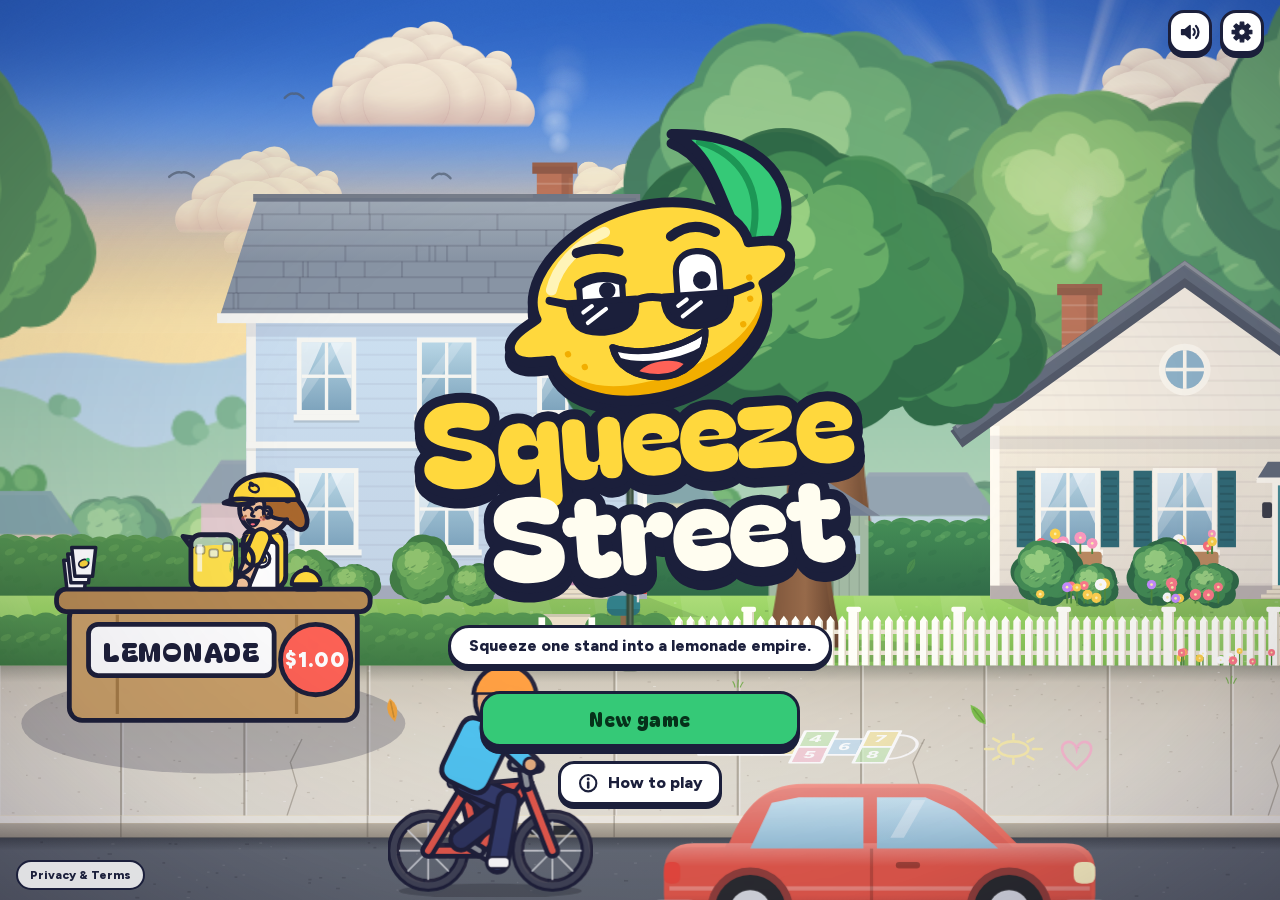
<file: index.html>
<!doctype html>
<html lang="en">
<head>
<meta charset="utf-8">
<meta name="viewport" content="width=device-width, initial-scale=1, viewport-fit=cover">
<meta name="claude:viewport-fit-sides" content="cover">
<title>Squeeze Street</title>
<link rel="icon" href="favicon.svg" type="image/svg+xml">
<link rel="icon" href="favicon-32.png" sizes="32x32" type="image/png">
<link rel="preload" href="fonts/BagelFatOne-latin.woff2" as="font" type="font/woff2" crossorigin>
<link rel="preload" href="fonts/Figtree-latin.woff2" as="font" type="font/woff2" crossorigin>
<link rel="stylesheet" href="css/base.css">
<link rel="stylesheet" href="css/ui.css">
<link rel="stylesheet" href="css/screens.css">
</head>
<body>
<div id="game">
  <canvas id="scene" aria-label="Your lemonade stand"></canvas>
  <div id="ui">
    <header id="hud" hidden></header>
    <div id="banner-root" aria-live="polite"></div>
    <section id="sheet" data-mode="dock" hidden></section>
    <div id="daybar" hidden></div>
    <div id="title" hidden></div>
    <button id="legal-link" class="legal-link" type="button">Privacy &amp; Terms</button>
    <div id="modal-root"></div>
    <div id="toast-root" aria-live="polite"></div>
    <div id="coach-root"></div>
  </div>
  <canvas id="fx" aria-hidden="true"></canvas>
</div>
<script src="js/core.js"></script>
<script src="js/icons.js"></script>
<script src="js/mascot.js"></script>
<script src="js/sim.js"></script>
<script src="js/sky.js"></script>
<script src="js/backdrops.js"></script>
<script src="js/actors.js"></script>
<script src="js/vehicles.js"></script>
<script src="js/fx.js"></script>
<script src="js/audio.js"></script>
<script src="js/render.js"></script>
<script src="js/logo.js"></script>
<script src="js/ui.js"></script>
<script src="js/screens.js"></script>
<script src="js/debug.js"></script>
<script src="js/main.js"></script>
</body>
</html>
</file>
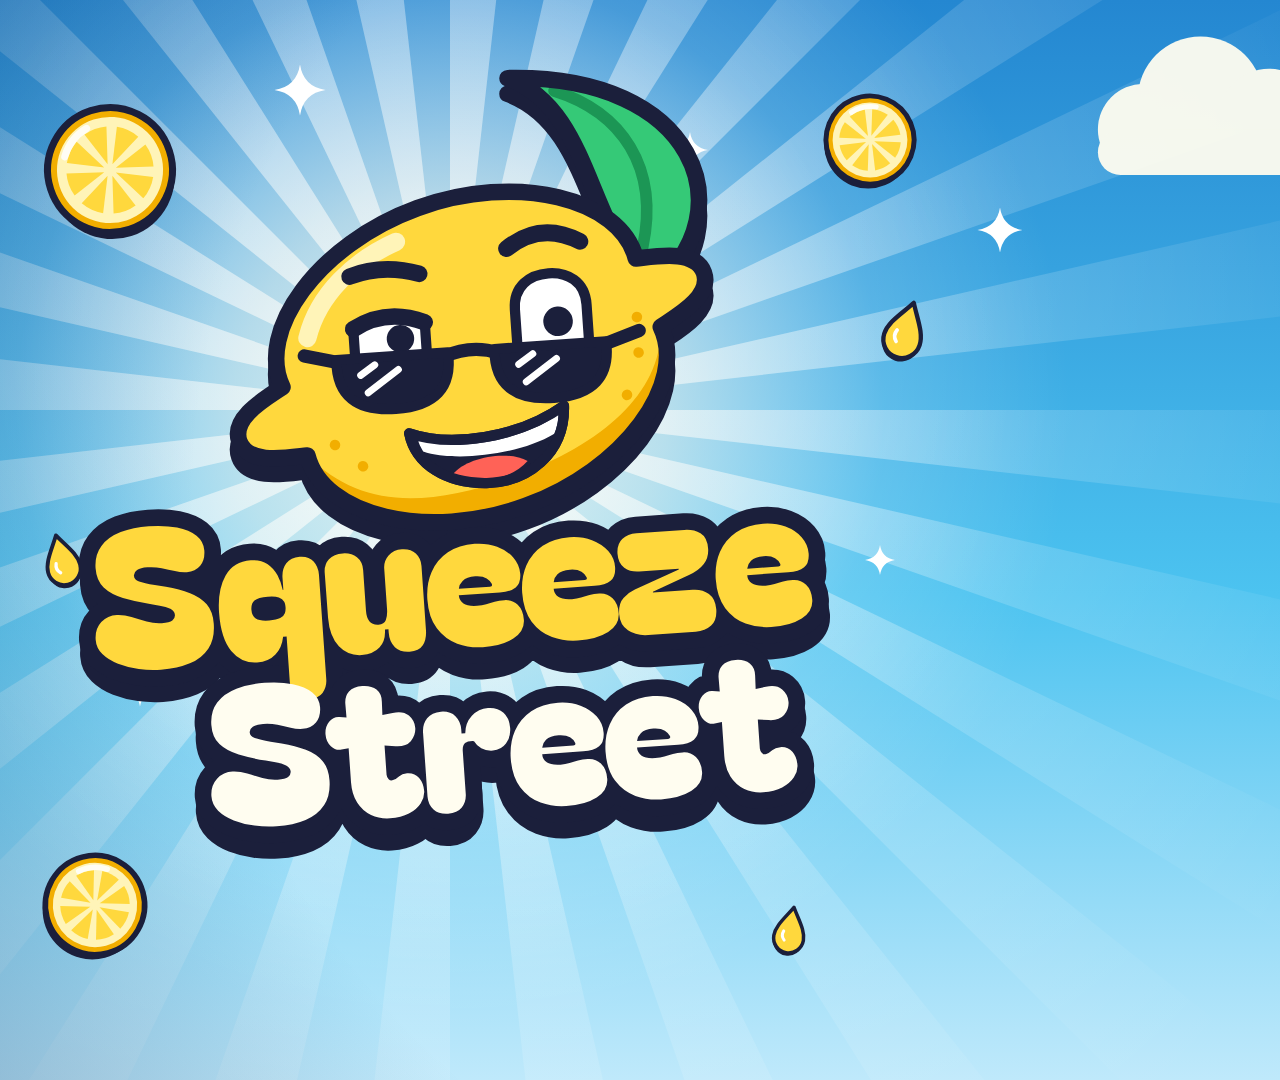
<file: tools/covers/cover.html>
<!doctype html>
<html>
<head>
<meta charset="utf-8">
<title>Squeeze Street cover</title>
<!-- One CrazyGames cover, composed as SVG at its CSS size (render at 2x). Driven by tools/covers/make.js:
       cover.html#fmt=landscape|portrait|square&scene=<file URL of make.js's transparent-sky scene render>
     Same look as the approved key art: game sky, sunburst behind the logo, cream clouds, lemon slices, drops, sparkles. -->
<style>html, body { margin: 0; background: #2487d1; overflow: hidden; } svg { display: block; }</style>
</head>
<body>
<script>
(function () {
  'use strict';
  var INK = '#1b1f3b', LOGO_W = 818, LOGO_H = 856;
  var q = {}; location.hash.slice(1).split('&').forEach(function (p) { var i = p.indexOf('='); if (i > 0) q[p.slice(0, i)] = decodeURIComponent(p.slice(i + 1)); });

  /* Per format. logo: centre x, top y, width. burst: the sunburst's centre (behind the mascot) and the glow's radius.
     Decorations sit in the sky and the margins, never on a face. */
  var F = {
    landscape: { w: 1920, h: 1080, logo: [455, 46, 800], burst: [450, 410, 620],
      clouds: [[1210, 120, 0.95, 0.95], [1750, 70, 0.7, 0.85]],
      slices: [[110, 170, 0.78, -18], [870, 140, 0.55, 22], [95, 905, 0.62, 30]],
      drops: [[905, 330, 0.62, 18], [62, 560, 0.55, -14], [790, 930, 0.5, 10]],
      sparks: [[300, 90, 0.85], [690, 150, 0.6], [1000, 230, 0.75], [140, 690, 0.55], [880, 560, 0.5]] },
    portrait: { w: 800, h: 1200, logo: [400, 34, 680], burst: [400, 330, 560],
      clouds: [[640, 640, 0.6, 0.9], [150, 610, 0.55, 0.85]],
      slices: [[78, 120, 0.5, -18], [745, 615, 0.42, 24]],
      drops: [[722, 120, 0.45, 18], [70, 520, 0.42, -12]],
      sparks: [[160, 40, 0.6], [690, 300, 0.55], [100, 330, 0.45], [600, 700, 0.4]] },
    square: { w: 800, h: 800, logo: [400, 4, 480], burst: [400, 222, 420],
      clouds: [[700, 330, 0.5, 0.9], [100, 330, 0.5, 0.85]],
      slices: [[86, 86, 0.48, -18], [714, 112, 0.42, 24]],
      drops: [[150, 230, 0.4, -12], [660, 250, 0.38, 16]],
      sparks: [[200, 40, 0.5], [610, 40, 0.45], [700, 210, 0.4]] }
  };
  var f = F[q.fmt] || F.landscape, W = f.w, H = f.h, bx = f.burst[0], by = f.burst[1], R = f.burst[2];

  // the key art's pieces (same shapes and colours as the approved 4K image)
  function cloud(x, y, s, o) {
    return '<g transform="translate(' + x + ' ' + y + ') scale(' + s + ')" opacity="' + o + '" fill="#fffdf0"><circle cx="-70" cy="10" r="48"/><circle cx="-10" cy="-22" r="66"/><circle cx="62" cy="0" r="54"/><circle cx="118" cy="22" r="36"/><rect x="-118" y="10" width="272" height="48" rx="24"/></g>';
  }
  function slice(x, y, s, rot) {
    var seg = '', i, a, b, m;
    for (i = 0; i < 8; i++) {
      a = i * Math.PI / 4 + Math.PI / 8; b = a + Math.PI / 4 - 0.16; m = (a + b) / 2;
      seg += '<path d="M' + (8 * Math.cos(m)).toFixed(1) + ' ' + (8 * Math.sin(m)).toFixed(1) + 'L' + (56 * Math.cos(a + 0.08)).toFixed(1) + ' ' + (56 * Math.sin(a + 0.08)).toFixed(1) +
        'A56 56 0 0 1 ' + (56 * Math.cos(b)).toFixed(1) + ' ' + (56 * Math.sin(b)).toFixed(1) + 'Z" fill="#ffd83d"/>';
    }
    return '<g transform="translate(' + x + ' ' + y + ') rotate(' + rot + ') scale(' + s + ')"><circle cx="0" cy="9" r="80" fill="' + INK + '"/>' +
      '<circle r="80" fill="#f2ae00" stroke="' + INK + '" stroke-width="9"/><circle r="68" fill="#fff4b8"/>' + seg +
      '<path d="M-50 -34A62 62 0 0 1 -12 -60" stroke="#fff" stroke-width="9" stroke-linecap="round" fill="none" opacity=".85"/></g>';
  }
  function drop(x, y, s, rot) {
    var d = 'M0 -46C14 -22 30 -4 30 16A30 30 0 0 1 -30 16C-30 -4 -14 -22 0 -46Z';
    return '<g transform="translate(' + x + ' ' + y + ') rotate(' + rot + ') scale(' + s + ')"><path d="' + d + '" fill="' + INK + '" transform="translate(0 6)"/>' +
      '<path d="' + d + '" fill="#ffd83d" stroke="' + INK + '" stroke-width="7" stroke-linejoin="round"/><path d="M-12 4A16 16 0 0 0 -8 22" stroke="#fff" stroke-width="6" stroke-linecap="round" fill="none"/></g>';
  }
  function spark(x, y, s) { return '<path transform="translate(' + x + ' ' + y + ') scale(' + s + ')" d="M0 -30Q4 -4 30 0Q4 4 0 30Q-4 4 -30 0Q-4 -4 0 -30Z" fill="#fff"/>'; }
  function rays(n, len) {
    var out = '', i, a0, a1;
    for (i = 0; i < n; i++) {
      a0 = (i / n) * Math.PI * 2; a1 = a0 + Math.PI / n;
      out += '<path d="M' + bx + ' ' + by + 'L' + (bx + len * Math.cos(a0)).toFixed(1) + ' ' + (by + len * Math.sin(a0)).toFixed(1) + 'L' + (bx + len * Math.cos(a1)).toFixed(1) + ' ' + (by + len * Math.sin(a1)).toFixed(1) + 'Z"/>';
    }
    return out;
  }
  function each(list, fn) { return list.map(function (a) { return fn.apply(null, a); }).join(''); }

  var lw = f.logo[2], lh = lw * LOGO_H / LOGO_W, scene = q.scene ? '<image href="' + q.scene + '" width="' + W + '" height="' + H + '"/>' : '';
  var svg = '<svg xmlns="http://www.w3.org/2000/svg" viewBox="0 0 ' + W + ' ' + H + '" width="' + W + '" height="' + H + '">' +
    '<defs>' +
    '<linearGradient id="sky" x1="0" y1="0" x2="0" y2="1"><stop offset="0" stop-color="#2487d1"/><stop offset=".55" stop-color="#4cc3f0"/><stop offset="1" stop-color="#bfe9fb"/></linearGradient>' +
    '<radialGradient id="rayfade" cx="' + bx + '" cy="' + by + '" r="' + R * 1.6 + '" gradientUnits="userSpaceOnUse"><stop offset="0" stop-color="#fff" stop-opacity=".55"/><stop offset=".6" stop-color="#fff" stop-opacity=".16"/><stop offset="1" stop-color="#fff" stop-opacity="0"/></radialGradient>' +
    '<radialGradient id="rayfade2" cx="' + bx + '" cy="' + by + '" r="' + R * 0.9 + '" gradientUnits="userSpaceOnUse"><stop offset="0" stop-color="#fff" stop-opacity=".5"/><stop offset=".55" stop-color="#fff" stop-opacity=".18"/><stop offset="1" stop-color="#fff" stop-opacity="0"/></radialGradient>' +
    '<radialGradient id="glow" cx="' + bx + '" cy="' + by + '" r="' + R + '" gradientUnits="userSpaceOnUse"><stop offset="0" stop-color="#fffef6" stop-opacity=".92"/><stop offset=".35" stop-color="#fffaf0" stop-opacity=".62"/><stop offset=".7" stop-color="#ffffff" stop-opacity=".16"/><stop offset="1" stop-color="#ffffff" stop-opacity="0"/></radialGradient>' +
    '<radialGradient id="vig" cx="' + W / 2 + '" cy="' + H * 0.46 + '" r="' + Math.hypot(W, H) * 0.56 + '" gradientUnits="userSpaceOnUse"><stop offset=".62" stop-color="#0b3a6b" stop-opacity="0"/><stop offset="1" stop-color="#0b3a6b" stop-opacity=".32"/></radialGradient>' +
    '</defs>' +
    '<rect width="' + W + '" height="' + H + '" fill="url(#sky)"/>' +
    '<g fill="url(#rayfade)">' + rays(28, Math.hypot(W, H)) + '</g>' +
    each(f.clouds, cloud) +
    scene +
    '<rect width="' + W + '" height="' + H + '" fill="url(#glow)"/>' +
    '<g fill="url(#rayfade2)">' + rays(28, R * 0.9) + '</g>' +
    '<rect width="' + W + '" height="' + H + '" fill="url(#vig)"/>' +
    each(f.slices, slice) + each(f.drops, drop) + each(f.sparks, spark) +
    '<image href="../../brand/logo.svg" x="' + (f.logo[0] - lw / 2) + '" y="' + f.logo[1] + '" width="' + lw + '" height="' + lh.toFixed(1) + '"/>' +
    '</svg>';
  document.body.innerHTML = svg;
  var imgs = [].slice.call(document.querySelectorAll('image')), n = 0;
  window.coverReady = imgs.length ? 'loading' : 'ok';
  imgs.forEach(function (im) {
    var probe = new Image();
    probe.onload = function () { if (++n === imgs.length) window.coverReady = 'ok'; };
    probe.onerror = function () { window.coverReady = 'missing ' + im.getAttribute('href'); };
    probe.src = im.getAttribute('href');
  });
})();
</script>
</body>
</html>
</file>
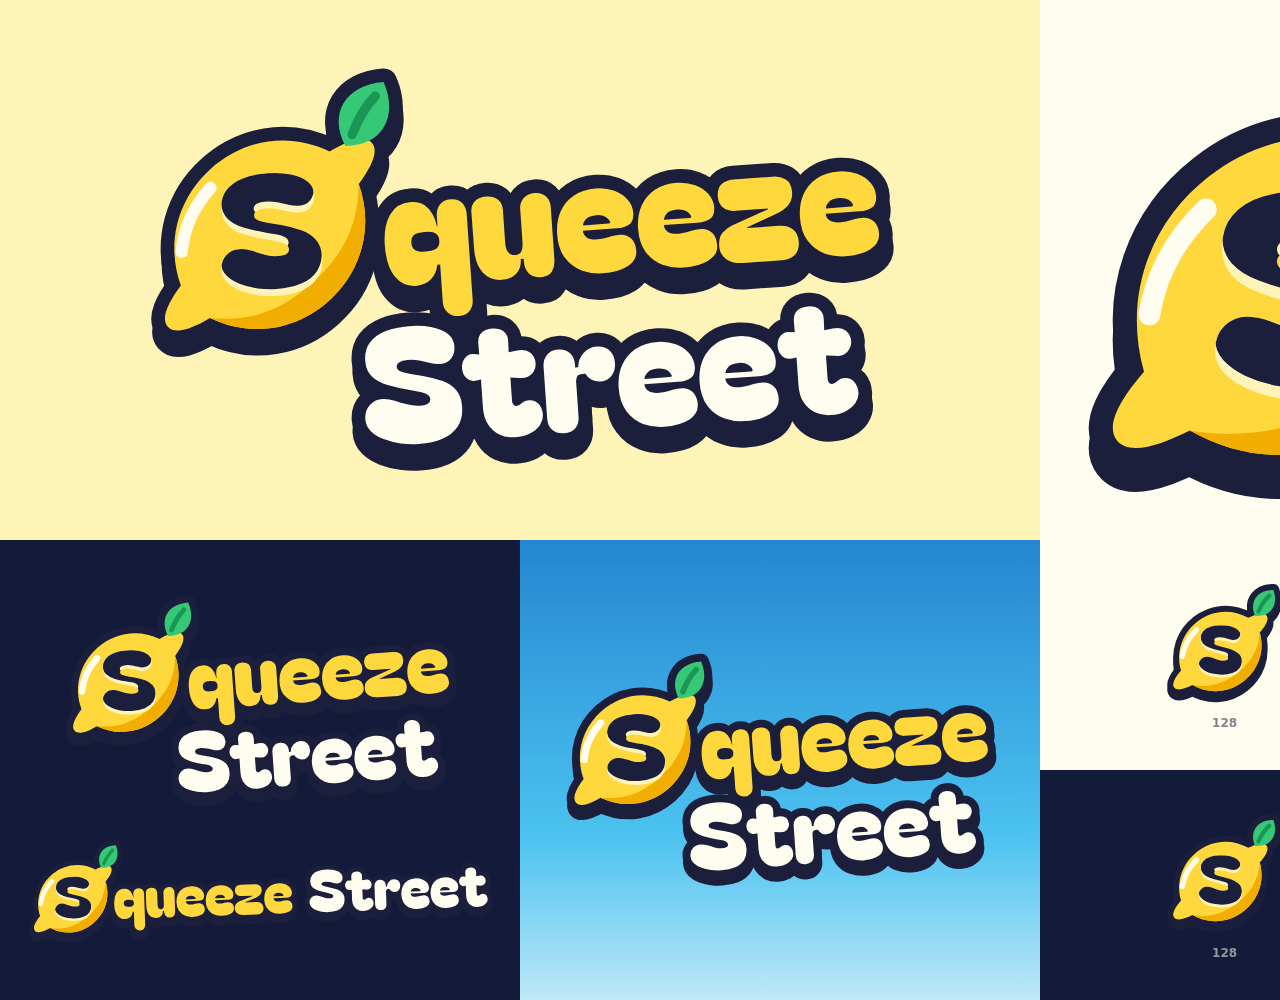
<file: brand/concepts/letter/preview.html>
<!doctype html><meta charset="utf-8"><title>Squeeze Street logo preview</title>
<!-- render: node tools/play.js with [{view:[1600,1000]},{nav:"brand/concepts/letter/preview.html"},{shot:"preview"}] -->
<style>
  * { box-sizing: border-box; margin: 0; }
  body { width: 1600px; height: 1000px; display: grid; grid-template-columns: 520px 520px 560px; grid-template-rows: 540px 460px; font: 600 12px/1 system-ui, sans-serif; color: #1b1f3b; }
  .p { display: flex; flex-direction: column; align-items: center; justify-content: center; gap: 28px; overflow: hidden; }
  img { display: block; }
  .pale { background: #fff4b8; grid-column: 1 / 3; }
  .light { background: #fffdf0; }
  .night { background: #131a3a; color: #fffdf0; }
  .sky { background: linear-gradient(#2487d1, #4cc3f0 65%, #bfe8f7); }
  .sizes { display: grid; grid-template-rows: 1fr 1fr; }
  .sizes > div { display: flex; align-items: center; justify-content: center; gap: 26px; }
  figure { display: flex; flex-direction: column; align-items: center; gap: 8px; }
  figcaption { opacity: .55; }
</style>
<div class="p pale"><img src="logo.svg" width="760"></div>
<div class="p light"><img src="mark.svg" width="512" height="512"></div>
<div class="p night"><img src="logo.svg" width="400"><img src="logo-horizontal.svg" width="470"></div>
<div class="p sky"><img src="logo.svg" width="440"></div>
<div class="sizes">
  <div class="light"><figure><img src="mark.svg" width="128"><figcaption>128</figcaption></figure><figure><img src="mark.svg" width="64"><figcaption>64</figcaption></figure><figure><img src="mark.svg" width="32"><figcaption>32</figcaption></figure><figure><img src="mark.svg" width="16"><figcaption>16</figcaption></figure></div>
  <div class="night"><figure><img src="mark.svg" width="128"><figcaption>128</figcaption></figure><figure><img src="mark.svg" width="64"><figcaption>64</figcaption></figure><figure><img src="mark.svg" width="32"><figcaption>32</figcaption></figure><figure><img src="mark.svg" width="16"><figcaption>16</figcaption></figure></div>
</div>
</file>
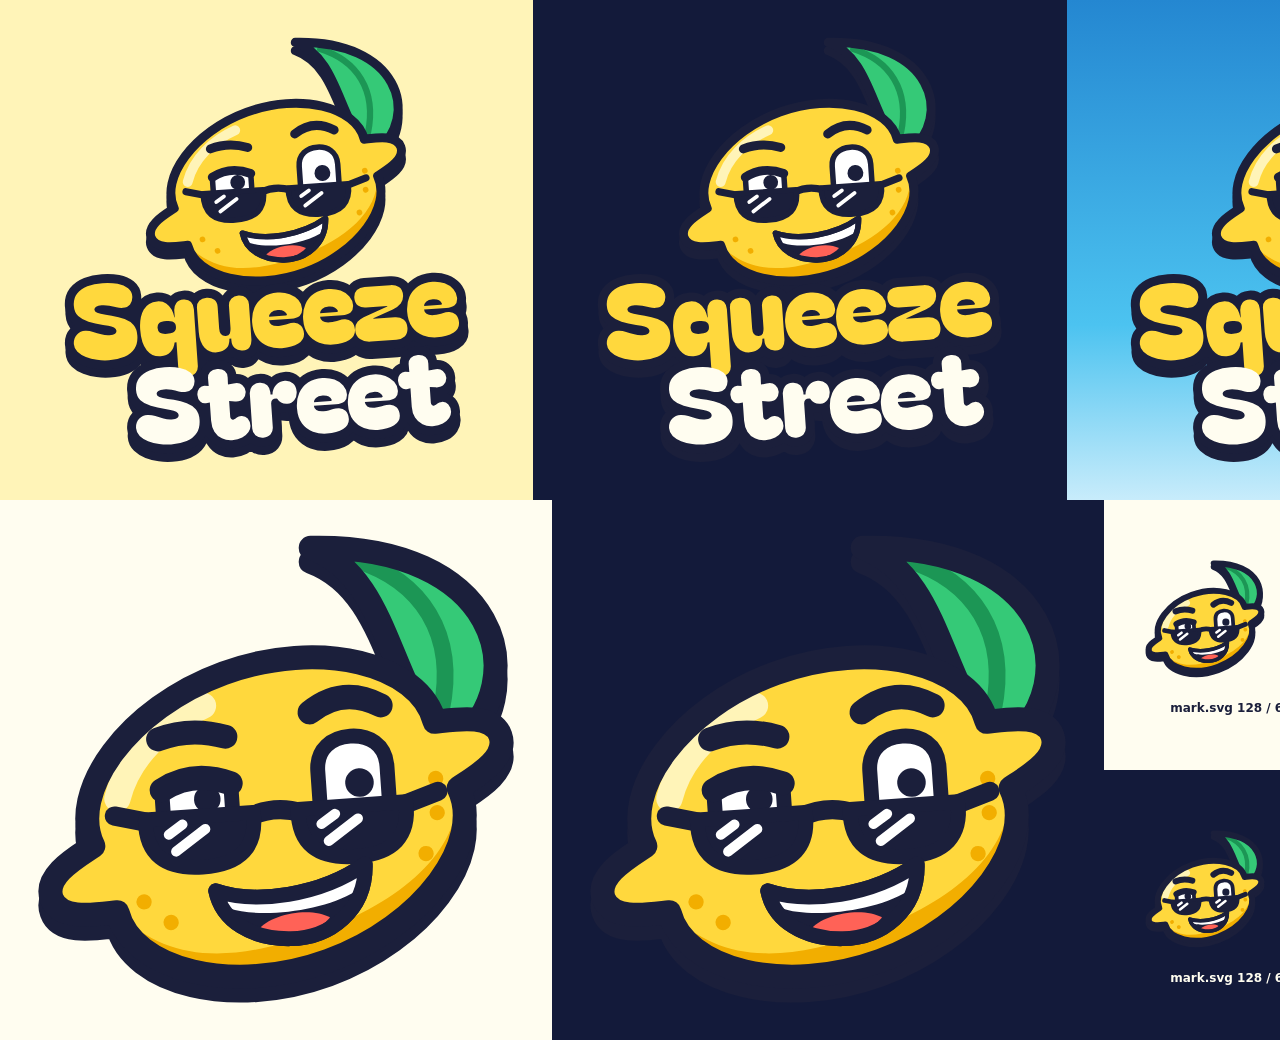
<file: brand/concepts/mascot/preview.html>
<!doctype html><meta charset="utf-8"><style>
*{box-sizing:border-box;margin:0}body{width:1600px;height:1040px;display:grid;grid-template-columns:repeat(3,1fr);grid-template-rows:500px 540px;background:#fff}
.p{display:grid;place-items:center;overflow:hidden}.p img{display:block}
.marks{grid-column:1/4;display:grid;grid-template-columns:552px 552px 1fr}
.m{display:grid;place-items:center}.sz{display:flex;flex-direction:column;align-items:center;justify-content:center;gap:18px;height:50%;font:600 12px system-ui}
.row{display:flex;align-items:center;gap:22px}.row i{width:2px;height:64px;background:currentColor;opacity:.25}
</style>
<div class="p" style="background:#fff4b8"><img src="logo.svg" style="width:430px"></div><div class="p" style="background:#131a3a"><img src="logo.svg" style="width:430px"></div><div class="p" style="background:linear-gradient(#2487d1,#4cc3f0 65%,#c8ecfb)"><img src="logo.svg" style="width:430px"></div>
<div class="marks"><div class="m" style="background:#fffdf0"><img src="mark.svg" width="512" height="512"></div>
<div class="m" style="background:#131a3a"><img src="mark.svg" width="512" height="512"></div>
<div><div class="sz" style="background:#fffdf0;color:#1b1f3b"><div class="row"><img src="mark.svg" width="128" height="128"><img src="mark.svg" width="64" height="64"><img src="mark.svg" width="32" height="32"><img src="mark.svg" width="16" height="16"><i></i><img src="mark-small.svg" width="32" height="32"><img src="mark-small.svg" width="16" height="16"></div><p>mark.svg 128 / 64 / 32 / 16 &nbsp; | &nbsp; mark-small.svg 32 / 16</p></div><div class="sz" style="background:#131a3a;color:#fffdf0"><div class="row"><img src="mark.svg" width="128" height="128"><img src="mark.svg" width="64" height="64"><img src="mark.svg" width="32" height="32"><img src="mark.svg" width="16" height="16"><i></i><img src="mark-small.svg" width="32" height="32"><img src="mark-small.svg" width="16" height="16"></div><p>mark.svg 128 / 64 / 32 / 16 &nbsp; | &nbsp; mark-small.svg 32 / 16</p></div></div></div>
</file>
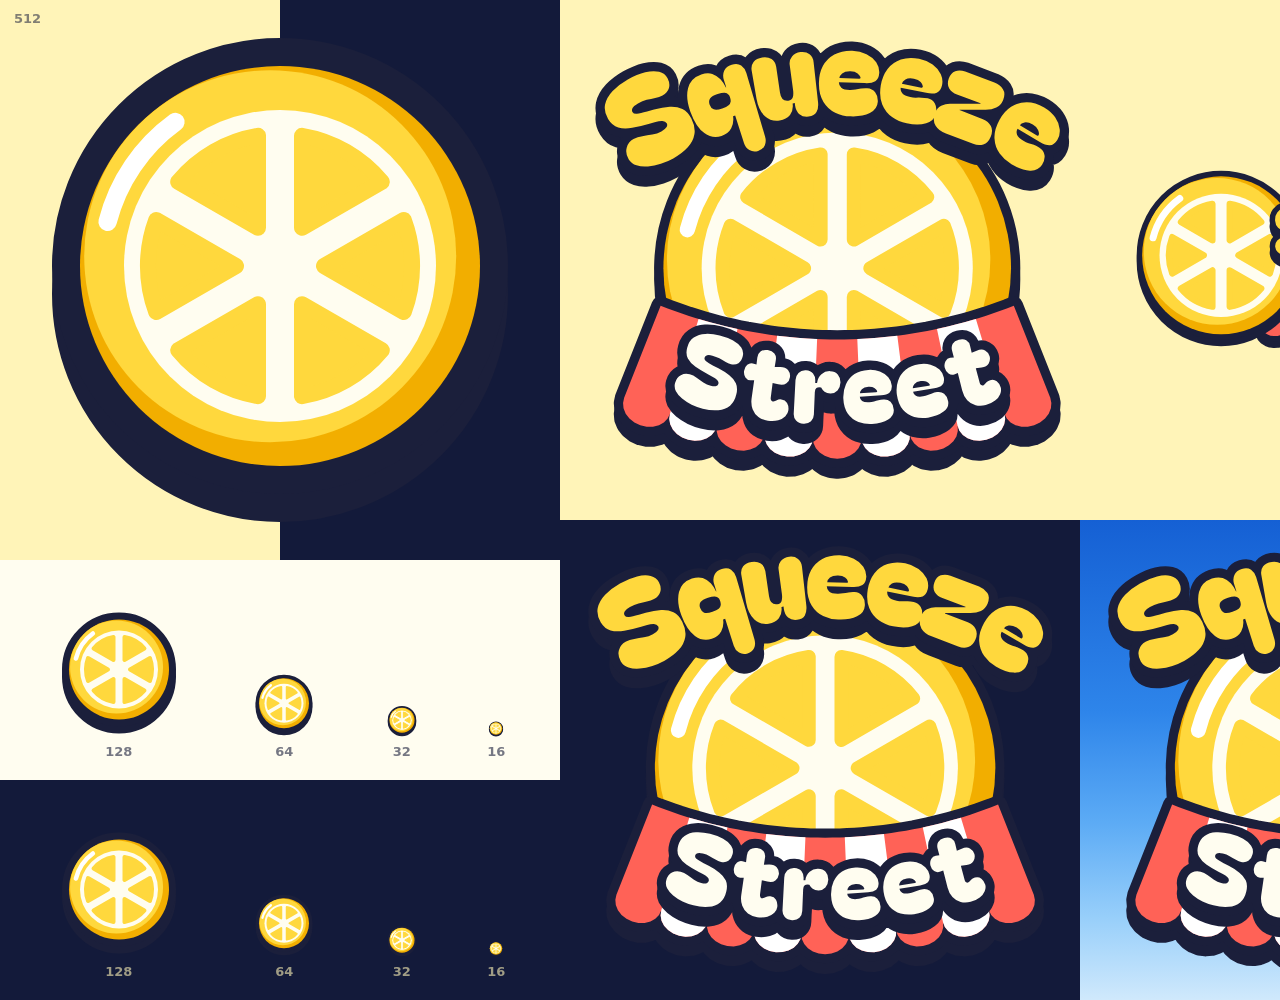
<file: brand/concepts/slice/preview.html>
<!doctype html><meta charset="utf-8"><title>slice preview</title>
<style>
*{box-sizing:border-box;margin:0} body{width:1600px;height:1000px;display:grid;grid-template-columns:560px 1fr;font:600 13px/1 system-ui,sans-serif;overflow:hidden}
.col{display:grid} .left{grid-template-rows:560px 1fr 1fr} .right{grid-template-rows:520px 480px;grid-template-columns:1fr 1fr}
.cell{display:grid;place-items:center;position:relative;overflow:hidden} .cell img{height:440px;max-width:94%;object-fit:contain} .pair{display:flex;align-items:center;gap:56px} .pale .pair img:first-child{height:450px} .pale .pair img:last-child{height:auto;width:440px}
.big{background:linear-gradient(90deg,#fff4b8 50%,#131a3a 50%)} .big img{width:512px;height:512px;max-width:none;max-height:none}
.row{display:flex;align-items:flex-end;justify-content:space-around;padding:0 20px 22px} figure{display:grid;justify-items:center;gap:8px} figcaption{opacity:.6}
.pale{background:#fff4b8;grid-column:1/3} .night{background:#131a3a} .sky{background:linear-gradient(#1560d4,#2e85ea 40%,#5cabf5 63%,#98cffa 83%,#d0e9fc)}
.tag{position:absolute;left:14px;top:12px;opacity:.55}
</style>
<div class="col left"><div class="cell big"><img src="mark.svg"><span class="tag" style="color:#1b1f3b">512</span></div><div class="row" style="background:#fffdf0;color:#1b1f3b"><figure><img src="mark.svg" width="128" height="128"><figcaption>128</figcaption></figure><figure><img src="mark.svg" width="64" height="64"><figcaption>64</figcaption></figure><figure><img src="mark.svg" width="32" height="32"><figcaption>32</figcaption></figure><figure><img src="mark.svg" width="16" height="16"><figcaption>16</figcaption></figure></div><div class="row" style="background:#131a3a;color:#fff4b8"><figure><img src="mark.svg" width="128" height="128"><figcaption>128</figcaption></figure><figure><img src="mark.svg" width="64" height="64"><figcaption>64</figcaption></figure><figure><img src="mark.svg" width="32" height="32"><figcaption>32</figcaption></figure><figure><img src="mark.svg" width="16" height="16"><figcaption>16</figcaption></figure></div></div>
<div class="col right"><div class="cell pale"><div class="pair"><img src="logo.svg"><img src="logo-horizontal.svg"></div></div><div class="cell night"><img src="logo.svg"></div><div class="cell sky"><img src="logo.svg"></div></div>
</file>
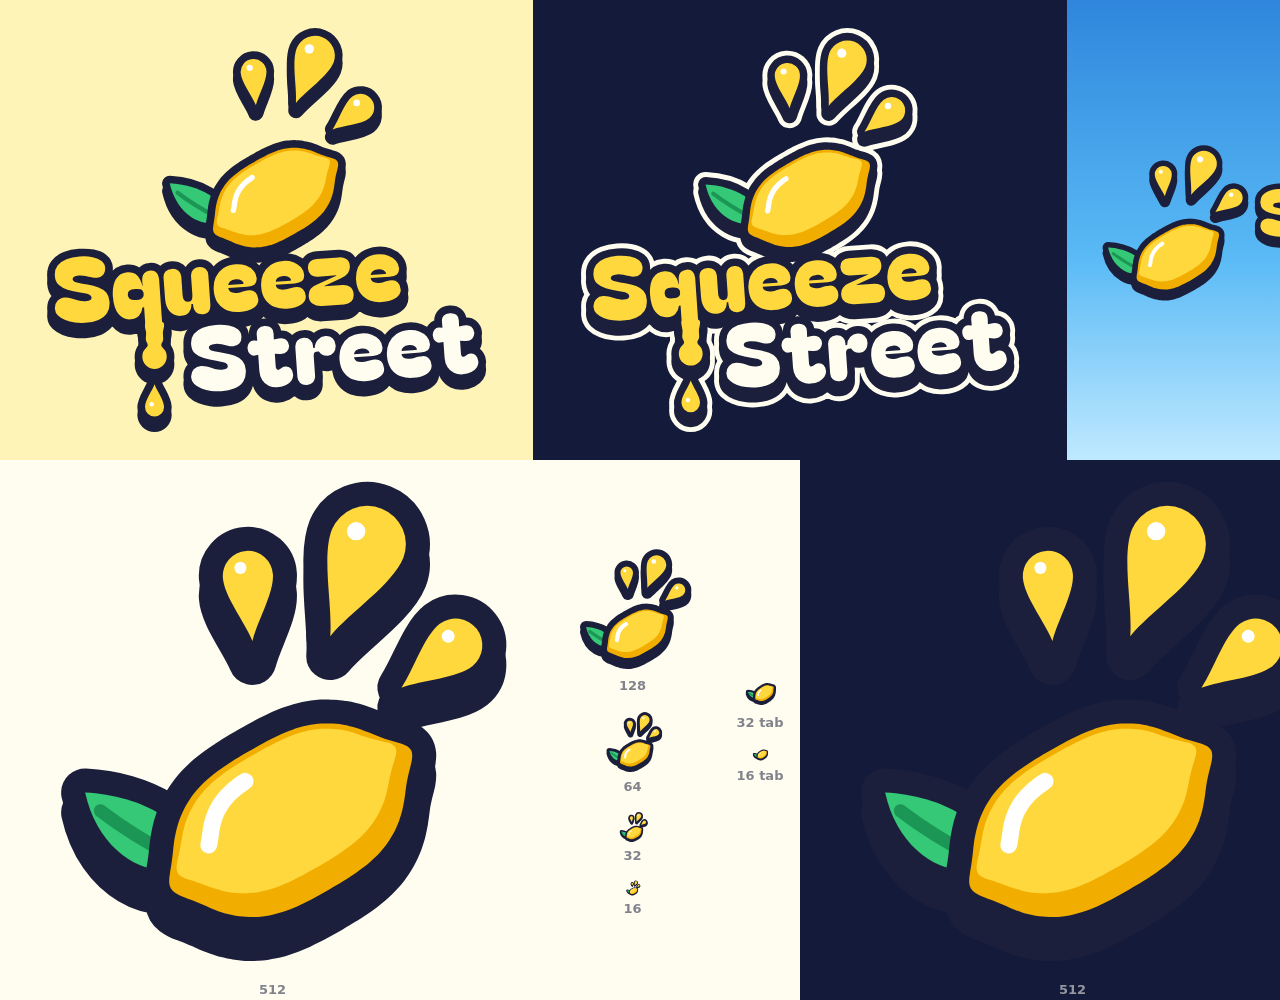
<file: brand/concepts/squeeze/preview.html>
<!doctype html><meta charset="utf-8"><title>Squeeze Street logo preview</title>
<style>
body { margin: 0; width: 1600px; height: 1000px; display: grid; grid-template-rows: 460px 540px; font: 600 13px/1 system-ui, sans-serif; }
.row { display: flex; } .panel { flex: 1; display: flex; align-items: center; justify-content: center; } .panel img { height: 410px; } .panel img.wide { height: auto; width: 480px; }
.marks { flex: 1; display: flex; align-items: center; justify-content: center; gap: 40px; } .col { display: flex; flex-direction: column; align-items: center; gap: 18px; }
figure { margin: 0; display: flex; flex-direction: column; align-items: center; gap: 6px; } figcaption { opacity: .55; }
</style>
<div class="row">
<div class="panel" style="background:#fff4b8"><img src="logo.svg"></div>
<div class="panel" style="background:#131a3a"><img src="logo-dark.svg"></div>
<div class="panel" style="background:linear-gradient(#2f86dc, #58b9f5 55%, #bfe9ff)"><img class="wide" src="logo-horizontal.svg"></div>
</div>
<div class="row"><div class="marks" style="background:#fffdf0;color:#1b1f3b"><figure><img src="mark.svg" width="512" height="512"><figcaption>512</figcaption></figure><div class="col"><figure><img src="mark.svg" width="128" height="128"><figcaption>128</figcaption></figure><figure><img src="mark.svg" width="64" height="64"><figcaption>64</figcaption></figure><figure><img src="mark.svg" width="32" height="32"><figcaption>32</figcaption></figure><figure><img src="mark.svg" width="16" height="16"><figcaption>16</figcaption></figure></div><div class="col"><figure><img src="favicon.svg" width="32" height="32"><figcaption>32 tab</figcaption></figure><figure><img src="favicon.svg" width="16" height="16"><figcaption>16 tab</figcaption></figure></div></div><div class="marks" style="background:#131a3a;color:#fffdf0"><figure><img src="mark.svg" width="512" height="512"><figcaption>512</figcaption></figure><div class="col"><figure><img src="mark.svg" width="128" height="128"><figcaption>128</figcaption></figure><figure><img src="mark.svg" width="64" height="64"><figcaption>64</figcaption></figure><figure><img src="mark.svg" width="32" height="32"><figcaption>32</figcaption></figure><figure><img src="mark.svg" width="16" height="16"><figcaption>16</figcaption></figure></div><div class="col"><figure><img src="favicon.svg" width="32" height="32"><figcaption>32 tab</figcaption></figure><figure><img src="favicon.svg" width="16" height="16"><figcaption>16 tab</figcaption></figure></div></div></div>
</file>
<file: css/base.css>
/* Squeeze Street — base.css
 * Layout: one full-bleed living scene (canvas) with chunky sticker-style UI floating on top.
 * This file owns tokens, the page frame and the shared components.
 * ui.css and screens.css build on it and must not redefine anything here.
 * Single deliberate look (a sunny cartoon world), so there is no light/dark split.
 */

/* Fonts ship with the game (fonts/, SIL Open Font License), so it makes no outside requests. Figtree is one variable file for 500-900. */
@font-face { font-family: 'Bagel Fat One'; font-style: normal; font-weight: 400; font-display: swap; src: url(../fonts/BagelFatOne-latin.woff2) format('woff2'); unicode-range: U+0000-00FF, U+0131, U+0152-0153, U+02BB-02BC, U+02C6, U+02DA, U+02DC, U+0304, U+0308, U+0329, U+2000-206F, U+20AC, U+2122, U+2191, U+2193, U+2212, U+2215, U+FEFF, U+FFFD; }
@font-face { font-family: 'Bagel Fat One'; font-style: normal; font-weight: 400; font-display: swap; src: url(../fonts/BagelFatOne-latin-ext.woff2) format('woff2'); unicode-range: U+0100-02BA, U+02BD-02C5, U+02C7-02CC, U+02CE-02D7, U+02DD-02FF, U+0304, U+0308, U+0329, U+1D00-1DBF, U+1E00-1E9F, U+1EF2-1EFF, U+2020, U+20A0-20AB, U+20AD-20C4, U+2113, U+2C60-2C7F, U+A720-A7FF; }
@font-face { font-family: 'Figtree'; font-style: normal; font-weight: 500 900; font-display: swap; src: url(../fonts/Figtree-latin.woff2) format('woff2'); unicode-range: U+0000-00FF, U+0131, U+0152-0153, U+02BB-02BC, U+02C6, U+02DA, U+02DC, U+0304, U+0308, U+0329, U+2000-206F, U+20AC, U+2122, U+2191, U+2193, U+2212, U+2215, U+FEFF, U+FFFD; }
@font-face { font-family: 'Figtree'; font-style: normal; font-weight: 500 900; font-display: swap; src: url(../fonts/Figtree-latin-ext.woff2) format('woff2'); unicode-range: U+0100-02BA, U+02BD-02C5, U+02C7-02CC, U+02CE-02D7, U+02DD-02FF, U+0304, U+0308, U+0329, U+1D00-1DBF, U+1E00-1E9F, U+1EF2-1EFF, U+2020, U+20A0-20AB, U+20AD-20C4, U+2113, U+2C60-2C7F, U+A720-A7FF; }
:root {
  /* colour */
  --ink: #1b1f3b;            /* outlines and text */
  --ink-soft: #5a5f85;       /* secondary text */
  --ink-faint: #c9cde6;      /* hairlines, disabled */
  --paper: #ffffff;
  --paper-2: #f1f4ff;        /* cool tint for wells */
  --lemon: #ffd83d;
  --lemon-deep: #f2ae00;
  --lemon-pale: #fff4b8;
  --leaf: #35c977;
  --leaf-deep: #1c9655;
  --coral: #ff6257;
  --coral-deep: #d83a30;
  --berry: #ff5d8f;
  --sky: #4cc3f0;
  --sky-deep: #2487d1;
  --grape: #7a5cff;
  --night: #131a3a;          /* page ground behind the canvas */
  --good: var(--leaf-deep);
  --bad: var(--coral-deep);

  /* type */
  --font-display: 'Bagel Fat One', 'Arial Rounded MT Bold', 'Trebuchet MS', system-ui, sans-serif;
  --font-body: 'Figtree', ui-rounded, 'Segoe UI', system-ui, -apple-system, sans-serif;
  --fs-xs: 0.75rem;
  --fs-sm: 0.875rem;
  --fs-md: 1rem;
  --fs-lg: 1.25rem;
  --fs-xl: 1.625rem;
  --fs-2xl: 2.25rem;
  --fs-3xl: 3.25rem;

  /* shape */
  --line: 3px;
  --r-sm: 10px;
  --r-md: 16px;
  --r-lg: 24px;
  --drop: 0 4px 0 var(--ink);
  --drop-lg: 0 7px 0 var(--ink);
  --s1: 4px; --s2: 8px; --s3: 12px; --s4: 16px; --s5: 24px; --s6: 32px;

  --hud-h: 60px;
  --hud-top: max(10px, env(safe-area-inset-top, 0px));   /* clears the notch / Dynamic Island in fullscreen */
  --gutter-l: max(16px, env(safe-area-inset-left, 0px));
  --gutter-r: max(16px, env(safe-area-inset-right, 0px));
  --spring: cubic-bezier(.34, 1.56, .64, 1);
  --swift: cubic-bezier(.2, .8, .2, 1);

  color-scheme: light;
}

*, *::before, *::after { box-sizing: border-box; }
[hidden] { display: none !important; }
html, body { height: 100%; margin: 0; }
body {
  -webkit-user-select: none; -moz-user-select: none; -ms-user-select: none; user-select: none; -webkit-touch-callout: none;   /* no magnifier or copy menu on a long press */
  background: var(--night);
  color: var(--ink);
  font-family: var(--font-body);
  font-size: 16px;
  font-weight: 600;
  line-height: 1.35;
  overflow: hidden;
  -webkit-font-smoothing: antialiased;
  -webkit-tap-highlight-color: transparent;
}
button, input { font: inherit; color: inherit; }
button { cursor: pointer; }

/* ---------- frame ---------- */
#game { position: relative; height: 100%; overflow: hidden; user-select: none; -webkit-user-select: none; touch-action: manipulation; background: var(--night); }
#scene, #fx { position: absolute; inset: 0; width: 100%; height: 100%; display: block; }
#fx { z-index: 30; pointer-events: none; }
#ui { position: absolute; inset: 0; z-index: 10; pointer-events: none; }
#ui > * { pointer-events: auto; }
#ui > #banner-root, #ui > #toast-root, #ui > #coach-root, #ui > #modal-root { pointer-events: none; }
#banner-root > *, #toast-root > *, #coach-root > *, #modal-root > * { pointer-events: auto; }

#hud { position: absolute; top: var(--hud-top); left: var(--gutter-l); right: var(--gutter-r); min-height: var(--hud-h); z-index: 5; }
#banner-root { position: absolute; top: calc(var(--hud-top) + var(--hud-h) + 12px); left: var(--gutter-l); right: var(--gutter-r); display: flex; flex-direction: column; align-items: center; gap: var(--s2); z-index: 6; }
#daybar { position: absolute; left: var(--gutter-l); right: var(--gutter-r); bottom: max(12px, env(safe-area-inset-bottom, 0px)); z-index: 5; }
#title { position: absolute; inset: 0; z-index: 8; padding-left: var(--gutter-l); padding-right: var(--gutter-r); }
#modal-root { position: absolute; inset: 0; z-index: 20; }
#toast-root { position: absolute; left: var(--gutter-l); right: var(--gutter-r); bottom: max(96px, env(safe-area-inset-bottom, 0px)); display: flex; flex-direction: column-reverse; align-items: center; gap: var(--s2); z-index: 25; }
#coach-root { position: absolute; inset: 0; z-index: 22; }

/* The phase panel. Narrow screens: bottom sheet. Wide screens: docked on the right.
   data-mode="center" is a centred card (results). Put scrolling content in .sheet-body
   and an always-visible action row in .sheet-foot. */
#sheet {
  position: absolute; left: 0; right: 0; bottom: 0; z-index: 4;
  max-height: 64%;
  display: flex; flex-direction: column;
  background: var(--paper);
  border: var(--line) solid var(--ink); border-bottom: 0;
  border-radius: var(--r-lg) var(--r-lg) 0 0;
  box-shadow: 0 -6px 0 rgba(19, 26, 58, .18);
  overflow: hidden;
}
#sheet[data-mode="center"] {
  top: calc(var(--hud-top) + var(--hud-h) + 12px); bottom: 12px; max-height: none;
  left: var(--gutter-l); right: var(--gutter-r);
  width: auto; max-width: 780px; margin-inline: auto;
  border-bottom: var(--line) solid var(--ink); border-radius: var(--r-lg);
  box-shadow: var(--drop-lg);
}
.sheet-body { flex: 1 1 auto; min-height: 0; overflow-y: auto; overscroll-behavior: contain; padding: var(--s4); padding-left: var(--gutter-l); padding-right: var(--gutter-r); }
.sheet-foot { flex: 0 0 auto; padding: var(--s3) var(--gutter-r) max(var(--s3), env(safe-area-inset-bottom, 0px)) var(--gutter-l); border-top: var(--line) solid var(--ink); background: var(--paper-2); display: flex; gap: var(--s3); align-items: center; }
#sheet[data-mode="center"] .sheet-body, #sheet[data-mode="center"] .sheet-foot { padding-left: var(--s4); padding-right: var(--s4); }

@media (min-width: 900px) and (min-aspect-ratio: 5/4) {
  #sheet[data-mode="dock"] {
    top: calc(var(--hud-top) + var(--hud-h) + 12px); bottom: 16px; left: auto; right: var(--gutter-r);
    width: min(460px, 40%); max-height: none;
    border-bottom: var(--line) solid var(--ink); border-radius: var(--r-lg);
    box-shadow: var(--drop-lg);
  }
  #sheet[data-mode="dock"] .sheet-body, #sheet[data-mode="dock"] .sheet-foot { padding-left: var(--s4); padding-right: var(--s4); }
}
@media (max-width: 520px) { :root { --hud-h: 52px; } }

/* ---------- type ---------- */
.display { font-family: var(--font-display); font-weight: 400; letter-spacing: .01em; line-height: 1.05; text-wrap: balance; }
.label { font-size: var(--fs-xs); font-weight: 800; letter-spacing: .08em; text-transform: uppercase; color: var(--ink-soft); }
.num { font-variant-numeric: tabular-nums; font-feature-settings: 'tnum'; }
.muted { color: var(--ink-soft); }
.good { color: var(--good); }
.bad { color: var(--bad); }

/* ---------- icon ---------- */
.ico { display: inline-flex; width: 1.3em; height: 1.3em; flex: 0 0 auto; vertical-align: -0.28em; }
.ico svg { width: 100%; height: 100%; display: block; overflow: visible; }
.ico--lg { width: 2em; height: 2em; }
.ico--xl { width: 3em; height: 3em; }

/* ---------- button ---------- */
.btn {
  --btn-bg: var(--paper);
  display: inline-flex; align-items: center; justify-content: center; gap: var(--s2);
  min-height: 44px; padding: 8px 16px;
  font-weight: 800; font-size: var(--fs-md); line-height: 1.1; text-align: center; white-space: nowrap;
  background: var(--btn-bg); color: var(--ink);
  border: var(--line) solid var(--ink); border-radius: var(--r-md);
  box-shadow: var(--drop);
  transform: translateY(0);
  transition: transform .09s var(--swift), box-shadow .09s var(--swift), filter .15s;
}
.btn:hover { transform: translateY(-2px); box-shadow: 0 6px 0 var(--ink); filter: brightness(1.04); }
.btn:active, .btn.is-pressed { transform: translateY(4px); box-shadow: 0 0 0 var(--ink); }
.btn:focus-visible, .stepper-btn:focus-visible, .range:focus-visible { outline: 3px solid var(--grape); outline-offset: 3px; }
.btn[disabled], .btn[aria-disabled="true"] { --btn-bg: #e6e8f4; color: #8b8fad; border-color: #8b8fad; box-shadow: 0 4px 0 #8b8fad; cursor: not-allowed; transform: none; filter: none; }
.btn--primary { --btn-bg: var(--lemon); }
.btn--go { --btn-bg: var(--leaf); color: #06311a; }
.btn--danger { --btn-bg: var(--coral); color: #fff; }
.btn--sky { --btn-bg: var(--sky); }
.btn--ghost { --btn-bg: transparent; box-shadow: none; border-color: transparent; }
.btn--ghost:hover { --btn-bg: var(--paper-2); box-shadow: none; transform: none; }
.btn--sm { min-height: 36px; padding: 5px 12px; font-size: var(--fs-sm); border-radius: var(--r-sm); }
.btn--lg { min-height: 56px; padding: 12px 24px; font-family: var(--font-display); font-weight: 400; font-size: var(--fs-lg); letter-spacing: .02em; border-radius: 20px; box-shadow: var(--drop-lg); }
.btn--lg:hover { box-shadow: 0 9px 0 var(--ink); }
.btn--lg:active { transform: translateY(7px); box-shadow: 0 0 0 var(--ink); }
.btn--icon { width: 44px; min-width: 44px; padding: 0; }
.btn--icon.btn--sm { width: 36px; min-width: 36px; }
.btn--block { display: flex; width: 100%; }

/* ---------- surfaces ---------- */
.panel { background: var(--paper); border: var(--line) solid var(--ink); border-radius: var(--r-md); box-shadow: var(--drop); }
.well { background: var(--paper-2); border: 2px solid var(--ink-faint); border-radius: var(--r-md); }
.chip { display: inline-flex; align-items: center; gap: 6px; padding: 3px 10px; min-height: 28px; font-size: var(--fs-sm); font-weight: 800; white-space: nowrap; background: var(--paper); border: 2px solid var(--ink); border-radius: 999px; }
.chip--lemon { background: var(--lemon); }
.chip--good { background: #c9f5dc; }
.chip--bad { background: #ffd3cf; }
.chip--sky { background: #cdeeff; }

/* ---------- stepper (built by SS.stepper) ---------- */
.stepper { display: inline-flex; align-items: center; gap: 6px; }
/* manipulation, not none: a thumb swipe that starts on a button still scrolls the sheet (the browser then cancels the press) */
.stepper-btn { position: relative; width: 40px; height: 40px; flex: 0 0 auto; display: grid; place-items: center; padding: 0; font-family: var(--font-display); font-size: 1.4rem; line-height: 1; background: var(--lemon); border: var(--line) solid var(--ink); border-radius: 12px; box-shadow: 0 3px 0 var(--ink); transition: transform .08s var(--swift), box-shadow .08s var(--swift); touch-action: manipulation; }
.stepper-btn::after { content: ''; position: absolute; inset: -4px; }   /* 48 x 48 touch target */
.stepper-btn:active { transform: translateY(3px); box-shadow: 0 0 0 var(--ink); }
.stepper-btn[disabled] { background: #e6e8f4; color: #8b8fad; border-color: #8b8fad; box-shadow: 0 3px 0 #8b8fad; cursor: not-allowed; transform: none; }
.stepper-val { min-width: 3.2ch; text-align: center; font-weight: 900; font-size: var(--fs-lg); font-variant-numeric: tabular-nums; }
.stepper-val.bump { animation: ss-bump .22s var(--spring); }

/* ---------- range ---------- */
.range { -webkit-appearance: none; appearance: none; width: 100%; height: 28px; margin: 0; background: transparent; cursor: pointer; }
.range::-webkit-slider-runnable-track { height: 12px; background: var(--paper-2); border: var(--line) solid var(--ink); border-radius: 999px; }
.range::-moz-range-track { height: 6px; background: var(--paper-2); border: var(--line) solid var(--ink); border-radius: 999px; }
.range::-webkit-slider-thumb { -webkit-appearance: none; width: 28px; height: 28px; margin-top: -11px; background: var(--lemon); border: var(--line) solid var(--ink); border-radius: 50%; box-shadow: 0 3px 0 var(--ink); }
.range::-moz-range-thumb { width: 22px; height: 22px; background: var(--lemon); border: var(--line) solid var(--ink); border-radius: 50%; box-shadow: 0 3px 0 var(--ink); }

/* ---------- meter: <div class="meter" style="--v:.6"><i></i></div> ---------- */
.meter { position: relative; height: 14px; background: var(--paper-2); border: 2px solid var(--ink); border-radius: 999px; overflow: hidden; }
.meter > i { position: absolute; inset: 0; width: calc(var(--v, 0) * 100%); background: var(--meter-fill, var(--leaf)); border-right: 2px solid var(--ink); border-radius: 999px 0 0 999px; transition: width .5s var(--swift); }

/* ---------- stars (built by SS.starsHTML) ---------- */
.stars { position: relative; display: inline-flex; white-space: nowrap; line-height: 1; vertical-align: middle; }
.stars-off { display: inline-flex; color: var(--ink-faint); filter: grayscale(1) opacity(.45); }
.stars-on { position: absolute; left: 0; top: 0; display: inline-flex; overflow: hidden; transition: width .6s var(--swift); }
.stars .ico { width: 1.15em; height: 1.15em; vertical-align: 0; }

/* ---------- shared motion ---------- */
@keyframes ss-bump { 0% { transform: scale(1); } 40% { transform: scale(1.28); } 100% { transform: scale(1); } }
@keyframes ss-pop-in { 0% { opacity: 0; transform: scale(.7); } 60% { opacity: 1; transform: scale(1.06); } 100% { opacity: 1; transform: scale(1); } }
@keyframes ss-rise { 0% { opacity: 0; transform: translateY(22px); } 100% { opacity: 1; transform: translateY(0); } }
@keyframes ss-drop { 0% { opacity: 0; transform: translateY(-22px); } 100% { opacity: 1; transform: translateY(0); } }
@keyframes ss-wiggle { 0%, 100% { transform: rotate(0); } 25% { transform: rotate(-5deg); } 75% { transform: rotate(5deg); } }
@keyframes ss-pulse { 0%, 100% { transform: scale(1); } 50% { transform: scale(1.07); } }
@keyframes ss-shake { 0%, 100% { transform: translateX(0); } 20% { transform: translateX(-6px); } 40% { transform: translateX(6px); } 60% { transform: translateX(-4px); } 80% { transform: translateX(4px); } }
@keyframes ss-float { 0%, 100% { transform: translateY(0); } 50% { transform: translateY(-6px); } }
@keyframes ss-spin { to { transform: rotate(360deg); } }

/* Tone everything down when asked. #game gets .reduced from the setting too. */
@media (prefers-reduced-motion: reduce) {
  *, *::before, *::after { animation-duration: .001ms !important; animation-iteration-count: 1 !important; transition-duration: .001ms !important; }
}
#game.reduced *, #game.reduced *::before, #game.reduced *::after { animation-duration: .001ms !important; animation-iteration-count: 1 !important; transition-duration: .001ms !important; }
</file>
<file: css/ui.css>
/* Squeeze Street — ui.css
 * The shell that floats over the scene: HUD, title, day bar, pause card, modals, toasts,
 * banners, coach tips, settings and the win screen. Built by js/ui.js on top of base.css.
 * Class prefixes: hud- daybar- title- lg- (the title logo SVG) modal- toast- banner- coach- pause- set- win-
 */

.hud-sr { position: absolute; width: 1px; height: 1px; margin: -1px; overflow: hidden; clip-path: inset(50%); white-space: nowrap; }
.hud-ico { display: inline-flex; flex: 0 0 auto; }
.hud-ico .ico { vertical-align: 0; }

/* The shell's own controls get the same focus ring as .btn */
.hud-loc:focus-visible, .hud-menu-item:focus-visible, .daybar-bell:focus-visible, .set-row:focus-visible, .coach-skip:focus-visible { outline: 3px solid var(--grape); outline-offset: 3px; }
.daybar-speed-btn:focus-visible { outline: 3px solid var(--grape); outline-offset: -4px; }

/* ====================================================================== *
 * HUD
 * ====================================================================== */
#hud { display: flex; align-items: flex-start; gap: var(--s2); pointer-events: none; animation: ss-drop .4s var(--swift) backwards; }
#hud > * { pointer-events: auto; }
#hud.is-menu-open { z-index: 7; }

.hud-bar { display: flex; align-items: stretch; flex: 0 0 auto; height: 44px; min-width: 0; background: var(--paper); border: var(--line) solid var(--ink); border-radius: 14px; box-shadow: var(--drop); }
.hud-seg { display: flex; align-items: center; gap: 6px; min-width: 0; margin: 0; padding: 0 12px; font-weight: 800; font-size: var(--fs-md); line-height: 1; white-space: nowrap; color: var(--ink); background: none; border: 0; }
.hud-seg + .hud-seg { border-left: 2px solid var(--ink-faint); }
.hud-seg:first-child { border-radius: 11px 0 0 11px; }
.hud-seg:last-child { border-radius: 0 11px 11px 0; }
.hud-seg .ico { width: 1.5em; height: 1.5em; vertical-align: 0; }

.hud-day { align-items: center; gap: 6px; padding: 0 12px; background: var(--lemon); }
.hud-day .label { color: var(--ink); }
.hud-day-num { font-size: 1.5rem; padding-top: 2px; }

.hud-sub { display: contents; }
.hud-ctx { flex: 0 1 auto; }
.hud-loc { position: relative; flex: 0 1 auto; cursor: pointer; transition: background .15s; }
.hud-loc::after { content: ''; position: absolute; inset: -3px 0; }
.hud-loc:hover { background: var(--paper-2); }
.hud-loc.is-fixed { cursor: default; }
.hud-loc.is-fixed:hover { background: none; }
.hud-loc-name { overflow: hidden; text-overflow: ellipsis; }
.hud-wx { flex: 0 0 auto; }
.hud-wx-tag { font-size: 0.625rem; }

.hud-clock { flex: 1 1 150px; max-width: 290px; align-items: center; gap: 12px; padding: 0 18px 0 12px; }
.hud-clock-text { flex: 0 0 auto; min-width: 4.7em; font-weight: 800; line-height: 1; white-space: nowrap; }
.hud-clock-track { position: relative; flex: 1 1 56px; min-width: 44px; height: 10px; background: var(--paper-2); border: 2px solid var(--ink); border-radius: 999px; }
.hud-clock-fill { position: absolute; left: 0; top: 0; bottom: 0; width: calc(var(--t, 0) * 100%); background: var(--lemon); border-radius: 999px; }
.hud-clock-sun { position: absolute; top: 50%; left: calc(var(--t, 0) * 100%); width: 18px; height: 18px; margin: -9px 0 0 -9px; background: var(--lemon); border: 2px solid var(--ink); border-radius: 50%; }
.hud-clock-sun::before { content: ''; position: absolute; inset: -8px; border-radius: 50%; background: repeating-conic-gradient(var(--lemon-deep) 0 14deg, transparent 14deg 45deg); -webkit-mask: radial-gradient(circle, transparent 0 60%, #000 62%); mask: radial-gradient(circle, transparent 0 60%, #000 62%); animation: ss-spin 14s linear infinite; }

.hud-stats { position: relative; margin-left: auto; }
.hud-rep { gap: 7px; }
.hud-rep-full { display: inline-flex; font-size: 1.05rem; }
.hud-rep-one { display: none; }
.hud-cash { gap: 7px; }
.hud-cash-num { font-size: 1.375rem; padding-top: 2px; }
.hud-cash.is-long .hud-cash-num { font-size: 1.125rem; }
.hud-delta { position: absolute; right: 2px; top: calc(100% + 9px); min-height: 26px; pointer-events: none; box-shadow: 0 3px 0 var(--ink); animation: hud-delta 1.2s var(--swift) both; }
@keyframes hud-delta {
  0% { opacity: 0; transform: translateY(-10px) scale(.7); }
  16% { opacity: 1; transform: translateY(0) scale(1.08); }
  26% { transform: translateY(0) scale(1); }
  72% { opacity: 1; transform: translateY(4px); }
  100% { opacity: 0; transform: translateY(14px); }
}

/* Dex's deals during the day: his face plus a stack of today's boosts */
.hud-deals { position: relative; flex: 0 0 auto; align-items: center; gap: 5px; padding: 0 8px 0 4px; color: var(--ink); background: #f3edff; cursor: pointer; transition: transform .09s var(--swift), box-shadow .09s var(--swift); animation: ss-pop-in .4s var(--spring) backwards; }
.hud-deals:not(.has-boosts) { padding: 0 4px; }
.hud-deals::after { content: ''; position: absolute; inset: -7px -3px; }
.hud-deals:hover { transform: translateY(-2px); box-shadow: 0 6px 0 var(--ink); }
.hud-deals:active { transform: translateY(3px); box-shadow: 0 1px 0 var(--ink); }
.hud-deals:focus-visible { outline: 3px solid var(--grape); outline-offset: 3px; }
.hud-deals-face { display: inline-flex; }
.hud-deals-face .ico { width: 34px; height: 34px; vertical-align: 0; }
.hud-deals.has-limited .hud-deals-face .ico { animation: ss-wiggle .6s ease-in-out 3; }
.hud-deals-stack { display: inline-flex; align-items: center; }
.hud-deals-stack:empty { display: none; }
.hud-deals-boost { display: grid; place-items: center; width: 26px; height: 26px; margin-left: -8px; background: var(--bc, var(--lemon)); border: 2px solid var(--ink); border-radius: 50%; box-shadow: 0 0 0 2px #f3edff; }
.hud-deals-boost:first-child { margin-left: 0; }
.hud-deals-boost .ico { width: 18px; height: 18px; vertical-align: 0; }
.hud-deals-boost.is-new { animation: ss-pop-in .5s var(--spring) both; }
.hud-deals-more { margin-left: 3px; font-size: var(--fs-xs); font-weight: 900; }
.hud-sub-boosts { display: none; flex: 0 0 auto; align-items: center; margin-left: -4px; }
.hud-sub-boosts .hud-deals-boost { width: 16px; height: 16px; margin-left: -5px; border-width: 1.5px; box-shadow: 0 0 0 1.5px var(--paper); }
.hud-sub-boosts .hud-deals-boost:first-child { margin-left: 0; }
.hud-sub-boosts .hud-deals-boost .ico { width: 11px; height: 11px; }
.hud-sub-boosts .hud-deals-more { font-size: .625rem; }
.hud-deals-dot { position: absolute; top: -6px; right: -6px; display: none; width: 14px; height: 14px; background: var(--berry); border: 2px solid var(--ink); border-radius: 50%; }
.hud-deals.has-limited .hud-deals-dot { display: block; animation: ss-pulse 1.2s ease-in-out infinite; }

.hud-btns { display: flex; flex: 0 0 auto; gap: var(--s2); }
.hud-btns .ico, .hud-menu-btn .ico, .title-corner .ico, .daybar-pause .ico, .modal-x .ico { width: 1.5em; height: 1.5em; vertical-align: 0; }
.hud-menu-btn { display: none; flex: 0 0 auto; }
.hud-menu-btn::after { content: ''; position: absolute; inset: -8px -5px; }
.hud-menu { position: absolute; top: calc(100% + 10px); right: 0; z-index: 2; display: flex; flex-direction: column; gap: 2px; min-width: 210px; padding: 6px; transform-origin: 100% 0; animation: ss-pop-in .22s var(--spring) backwards; }
.hud-menu-item { display: flex; align-items: center; gap: 10px; min-height: 44px; padding: 0 12px; font-weight: 800; text-align: left; color: var(--ink); background: none; border: 0; border-radius: 10px; }
.hud-menu-item:hover { background: var(--paper-2); }
.hud-menu-item .ico { width: 1.5em; height: 1.5em; vertical-align: 0; }

/* Not enough room for five stars and three buttons: one star, one menu */
@media (max-width: 999px) {
  .hud-btns { display: none; }
  .hud-menu-btn { display: inline-flex; }
  .hud-rep-full { display: none; }
  .hud-rep-one { display: inline-flex; }
  .hud-wx-tag { display: none; }
  .hud-seg { padding: 0 10px; }
  .hud-clock { padding: 0 16px 0 10px; gap: 10px; }
}

/* Dex's button needs room too: on mid-size screens fold the buttons into the menu while he is in town */
@media (min-width: 900px) and (max-width: 1199px) {
  #hud.has-deals .hud-btns, #hud.has-deals .hud-rep-full, #hud.has-deals .hud-wx-tag { display: none; }
  #hud.has-deals .hud-menu-btn, #hud.has-deals .hud-rep-one { display: inline-flex; }
  .hud-deals-face .ico { width: 30px; height: 30px; }
  .hud-deals-boost { width: 22px; height: 22px; margin-left: -10px; }
  .hud-deals-boost .ico { width: 15px; height: 15px; }
}
/* Tablets and phones: one row of stickers, plus one slim strip for where / weather / time.
   The pair must stay inside --hud-h + 12px, because banners and the results card start right below. */
@media (max-width: 899px) {
  #hud { display: grid; grid-template-columns: auto auto minmax(0, 1fr) auto; grid-template-areas: "day deals stats menu" "sub sub sub sub"; gap: 4px 8px; align-items: start; }
  .hud-deals { grid-area: deals; }
  .hud-deals-face .ico { width: 28px; height: 28px; }
  .hud-deals-boost { width: 22px; height: 22px; margin-left: -9px; }
  .hud-deals-boost .ico { width: 15px; height: 15px; }
  .hud-bar { height: 36px; border-radius: 12px; box-shadow: 0 3px 0 var(--ink); }
  .hud-seg:first-child { border-radius: 9px 0 0 9px; }
  .hud-seg:last-child { border-radius: 0 9px 9px 0; }
  .hud-day { grid-area: day; }
  .hud-day-num { font-size: 1.375rem; }
  .hud-stats { grid-area: stats; justify-self: end; margin: 0; max-width: 100%; }
  .hud-cash-num { font-size: 1.25rem; }
  .hud-menu-btn { grid-area: menu; width: 42px; min-width: 42px; height: 36px; min-height: 36px; border-radius: 12px; box-shadow: 0 3px 0 var(--ink); }
  .hud-menu-btn:hover { box-shadow: 0 5px 0 var(--ink); }
  .hud-menu-btn:active { transform: translateY(3px); box-shadow: 0 0 0 var(--ink); }
  .hud-menu { top: 46px; }

  .hud-sub { grid-area: sub; justify-self: start; display: flex; align-items: center; gap: 12px; max-width: 100%; min-width: 0; height: 22px; padding: 0 10px; background: var(--paper); border: 2px solid var(--ink); border-radius: 999px; }
  #hud.is-day .hud-sub { width: min(100%, 470px); }
  .hud-sub .hud-bar { height: auto; background: none; border: 0; border-radius: 0; box-shadow: none; }
  .hud-sub .hud-seg { padding: 0; gap: 4px; font-size: var(--fs-xs); border-radius: 0; }
  .hud-sub .hud-seg + .hud-seg { margin-left: 10px; border-left: 0; }
  .hud-sub .hud-seg .ico { width: 1.25em; height: 1.25em; }
  .hud-loc:hover { background: none; }
  .hud-loc::after { content: ''; position: absolute; inset: -15px -6px; }
  .hud-clock { flex: 1 1 80px; max-width: none; gap: 8px; padding: 0 6px 0 0; }
  .hud-clock-text { min-width: 4.5em; font-size: var(--fs-xs); }
  .hud-clock-track { height: 8px; }
  .hud-clock-sun { width: 14px; height: 14px; margin: -7px 0 0 -7px; }
  .hud-clock-sun::before { inset: -5px; }
  .hud-delta { top: calc(100% + 32px); }
}
@media (max-width: 520px) {
  #hud { gap: 6px; }
  .hud-deals, .hud-deals:not(.has-boosts) { padding: 0 3px; }
  .hud-deals-stack { display: none; }
  .hud-deals-face .ico { width: 26px; height: 26px; }
  #hud.is-day .hud-sub-boosts:not(:empty) { display: inline-flex; }
  .hud-bar { height: 34px; }
  .hud-seg { padding: 0 8px; gap: 5px; font-size: var(--fs-sm); }
  .hud-day { padding: 0 9px; gap: 5px; }
  .hud-day-num { font-size: 1.25rem; }
  .hud-cash-num { font-size: 1.125rem; }
  .hud-cash.is-long .hud-cash-num { font-size: 1rem; }
  .hud-menu-btn { width: 40px; min-width: 40px; height: 34px; min-height: 34px; }
  .hud-menu { top: 44px; }
  .hud-sub { gap: 10px; height: 20px; padding: 0 9px; }
  .hud-delta { top: calc(100% + 30px); }
  #banner-root { padding-top: 4px; }
}

/* ====================================================================== *
 * Day bar
 * ====================================================================== */
#daybar { display: flex; justify-content: center; pointer-events: none; animation: ss-rise .4s var(--swift) backwards; }
#daybar > * { pointer-events: auto; }
.daybar-panel { position: relative; display: flex; flex-direction: column; align-items: stretch; gap: 6px; width: min(100%, 560px); padding: 8px 10px; border-radius: 20px; }
.daybar-ctl { display: flex; align-items: center; justify-content: space-between; gap: 8px; }
.daybar-stats { display: flex; align-items: center; justify-content: space-between; gap: 2px; padding-top: 6px; border-top: 2px solid var(--ink-faint); }

.daybar-bell { --p: 1; position: relative; flex: 0 0 auto; width: 52px; height: 52px; padding: 0; color: var(--ink); background: none; border: 0; border-radius: 50%; }
.daybar-bell::before { content: ''; position: absolute; inset: 0; border-radius: 50%; background: conic-gradient(var(--leaf) calc(var(--p) * 360deg), #d9dcec 0); border: var(--line) solid var(--ink); box-shadow: var(--drop); transition: transform .09s var(--swift), box-shadow .09s var(--swift); }
.daybar-bell:active::before { transform: translateY(3px); box-shadow: 0 1px 0 var(--ink); }
.daybar-bell-face { position: absolute; inset: 8px; display: grid; place-items: center; font-size: 20px; background: var(--lemon); border: 2px solid var(--ink); border-radius: 50%; transition: transform .09s var(--swift), background .2s; }
.daybar-bell:active .daybar-bell-face { transform: translateY(3px); }
.daybar-bell-face .ico { width: 1.4em; height: 1.4em; vertical-align: 0; }
.daybar-bell:not(.is-cooling) .daybar-bell-face .ico { animation: ss-pulse 1.5s ease-in-out infinite; }
.daybar-bell.is-cooling .daybar-bell-face { background: #eceef8; }
.daybar-bell.is-cooling .daybar-bell-face .ico { opacity: .45; }
.daybar-bell.is-ringing .daybar-bell-face .ico { opacity: 1; animation: ss-wiggle .28s linear infinite; }
.daybar-bell-cd { position: absolute; right: -5px; bottom: -4px; display: grid; place-items: center; min-width: 22px; height: 22px; padding: 0 5px; font-size: var(--fs-xs); font-weight: 900; line-height: 1; color: #fff; background: var(--ink); border-radius: 999px; }
.daybar-bell-cd:empty { display: none; }

.daybar-price { display: flex; align-items: center; gap: 8px; }
.daybar-price .label { display: none; }
.daybar-price .stepper-val { min-width: 4.3ch; }
.daybar-price .stepper-btn::after { inset: -8px -6px; }   /* 52 x 56 touch target */

.daybar-speed { display: flex; flex: 0 0 auto; height: 50px; overflow: hidden; background: var(--paper); border: var(--line) solid var(--ink); border-radius: 14px; box-shadow: var(--drop); }
.daybar-speed-btn { min-width: 44px; padding: 0 6px; font-weight: 900; font-size: var(--fs-md); color: var(--ink); background: none; border: 0; transition: background .15s; }
.daybar-speed-btn + .daybar-speed-btn { border-left: 2px solid var(--ink); }
.daybar-speed-btn:hover { background: var(--paper-2); }
.daybar-speed-btn.is-on { background: var(--sky); }
.daybar-pause { flex: 0 0 auto; width: 50px; min-width: 50px; min-height: 50px; }

.daybar-stat { display: flex; flex-direction: column; align-items: center; gap: 1px; min-width: 30px; padding: 2px 3px; font-size: var(--fs-xs); line-height: 1.15; border: 2px solid transparent; border-radius: 10px; }
.daybar-stat .ico { width: 22px; height: 22px; vertical-align: 0; }
.daybar-stat b { font-weight: 800; color: var(--ink); white-space: nowrap; }
.daybar-stat.is-low { background: var(--lemon-pale); border-color: var(--lemon-deep); }
.daybar-stat.is-out { background: #ffd3cf; border-color: var(--coral-deep); }
.daybar-sold { color: var(--lemon); }
.daybar-sep { flex: 0 0 2px; align-self: stretch; margin: 3px 1px; background: var(--ink-faint); border-radius: 2px; }

.daybar-pit { display: flex; align-items: center; gap: 5px; padding: 2px 2px; }
.daybar-pit > .ico { width: 26px; height: 26px; vertical-align: 0; }
.daybar-pit-col { display: flex; flex-direction: column; gap: 3px; min-width: 46px; font-size: var(--fs-xs); line-height: 1.1; }
.daybar-pit-meter { --meter-fill: var(--lemon); height: 10px; }
.daybar-pit.is-brew .daybar-pit-meter > i, .daybar-float-meter > i { transition: width .12s linear; background: repeating-linear-gradient(-45deg, var(--lemon) 0 7px, var(--lemon-deep) 7px 14px); background-size: 200% 100%; animation: daybar-stripes 1.2s linear infinite; }
@keyframes daybar-stripes { to { background-position: -39.6px 0; } }

.daybar-float { position: absolute; left: 50%; bottom: calc(100% + 12px); display: flex; align-items: center; gap: 8px; max-width: 100%; padding: 5px 14px 5px 8px; font-size: var(--fs-sm); font-weight: 800; white-space: nowrap; background: var(--paper); border: var(--line) solid var(--ink); border-radius: 999px; box-shadow: var(--drop); transform: translateX(-50%); animation: daybar-float-in .28s var(--spring) backwards; }
.daybar-float.is-out, .daybar-float.is-wet { padding-right: 5px; }
.daybar-float.is-out { background: #ffe3e0; }
.daybar-float .ico { width: 1.6em; height: 1.6em; }
.daybar-float-meter { flex: 0 0 56px; height: 12px; }
@keyframes daybar-float-in { 0% { opacity: 0; transform: translateX(-50%) translateY(10px) scale(.85); } 100% { opacity: 1; transform: translateX(-50%) translateY(0) scale(1); } }

/* The next goal, a tab on the panel's top edge (the float moves up to clear it) */
.daybar-panel.has-goal { padding-top: 16px; }
.daybar-panel.has-goal .daybar-float { bottom: calc(100% + 20px); }
.daybar-goal { position: absolute; left: 14px; top: 0; max-width: calc(100% - 28px); min-height: 24px; padding: 1px 10px 1px 5px; gap: 4px; font-size: var(--fs-xs); background: var(--lemon-pale); transform: translateY(-50%); pointer-events: none; }
.daybar-goal .ico { width: 1.4em; height: 1.4em; vertical-align: 0; }
.daybar-goal-text { overflow: hidden; text-overflow: ellipsis; }

/* Tight spaces show only the current speed; tapping it steps to the next one (ui.js checks for the hidden buttons) */
@media (max-width: 479px), (max-width: 959px) and (max-height: 480px) {
  .daybar-speed-btn:not(.is-on) { display: none; }
  .daybar-speed-btn.is-on { min-width: 48px; }
}
@media (min-width: 480px) {
  .daybar-ctl { justify-content: center; gap: 14px; }
  .daybar-price .label { display: inline; }
  .daybar-stats { justify-content: center; gap: 8px; }
  .daybar-stat { min-width: 38px; }
}
/* One roomy row on wide screens, one compact row on a phone held sideways */
@media (min-width: 1100px), (min-width: 760px) and (max-height: 480px) {
  .daybar-panel { flex-direction: row; align-items: center; width: auto; max-width: 100%; gap: 14px; padding: 8px 14px; }
  .daybar-ctl { display: contents; }
  .daybar-bell { order: 1; }
  .daybar-price { order: 2; }
  .daybar-stats { order: 3; gap: 6px; padding: 0 14px; border-top: 0; border-left: 2px solid var(--ink-faint); border-right: 2px solid var(--ink-faint); }
  .daybar-speed { order: 4; }
  .daybar-pause { order: 5; }
}
@media (min-width: 1100px) and (min-height: 481px) {
  .daybar-price { flex-direction: column; gap: 1px; }
  .daybar-stat { min-width: 44px; font-size: var(--fs-sm); }
  .daybar-stat .ico { width: 26px; height: 26px; }
  .daybar-pit > .ico { width: 32px; height: 32px; }
  .daybar-pit-col { min-width: 62px; font-size: var(--fs-sm); }
  .daybar-stats { gap: 8px; }
}
@media (min-width: 760px) and (max-height: 480px) {
  .daybar-price .label { display: none; }
  .daybar-panel { gap: 10px; padding: 6px 12px; }
  .daybar-stats { padding: 0 10px; gap: 4px; }
}
/* Small phones (360 and 320 wide, or held sideways, 800x450 too): everything fits inside the panel, pause button included */
@media (max-width: 380px), (max-height: 480px) and (orientation: landscape) {
  .daybar-panel { padding-left: 6px; padding-right: 6px; }
  .daybar-ctl { gap: 4px; }
  .daybar-bell { width: 44px; height: 44px; }
  .daybar-bell-face { inset: 6px; }
  .daybar-price .stepper { gap: 2px; }
  .daybar-price .stepper-btn { width: 34px; height: 34px; }   /* the ::after above keeps a 46 x 50 touch target */
  .daybar-price .stepper-val { min-width: 4ch; font-size: var(--fs-sm); }   /* room for $19.95 at 320 wide */
  .daybar-speed { height: 44px; }
  .daybar-speed-btn.is-on { min-width: 44px; }
  .daybar-pause { width: 44px; min-width: 44px; min-height: 44px; }
  .daybar-stats { gap: 1px; }
  .daybar-stats > * { min-width: 0; }
  .daybar-stat { padding: 2px 1px; font-size: .6875rem; }
  .daybar-stat .ico { width: 19px; height: 19px; }
  .daybar-pit { gap: 3px; }
  .daybar-pit > .ico { width: 22px; height: 22px; }
  .daybar-pit-col { min-width: 36px; font-size: .6875rem; }
}
/* A phone held sideways: the HUD and the day bar take one row each, so the street gets most of the screen */
@media (max-height: 420px) and (orientation: landscape) {
  #hud { grid-template-columns: auto minmax(0, 1fr) auto auto auto; grid-template-areas: "day sub deals stats menu"; align-items: center; }
  .hud-sub, #hud.is-day .hud-sub { width: auto; justify-self: stretch; }
  .daybar-panel { flex-direction: row; align-items: center; width: auto; max-width: 100%; gap: 8px; padding: 6px 8px; }
  .daybar-panel.has-goal { padding-top: 12px; }
  .daybar-ctl { display: contents; }
  .daybar-bell { order: 1; }
  .daybar-price { order: 2; }
  .daybar-price .label { display: none; }
  .daybar-stats { order: 3; gap: 4px; padding: 0 8px; border-top: 0; border-left: 2px solid var(--ink-faint); border-right: 2px solid var(--ink-faint); }
  .daybar-stat[data-stock], .daybar-stat[data-stock] + .daybar-sep { display: none; }
  .daybar-speed { order: 4; }
  .daybar-pause { order: 5; }
}
/* That one HUD row leaves the strip little room (less again with Dex's button): the stand can't move mid-day, so its name gives way to the clock */
@media (max-height: 420px) and (orientation: landscape) and (max-width: 899px) {
  #hud.is-day .hud-loc { display: none; }
  #hud.is-day .hud-wx { margin-left: 0; }
  .hud-clock-track { min-width: 0; }
}
/* The narrowest ones with Dex in town: room for the time track only (the street shows the weather) */
@media (max-height: 420px) and (orientation: landscape) and (max-width: 600px) {
  #hud.has-deals .hud-ctx, #hud.has-deals .hud-clock-text { display: none; }
  #hud.has-deals .hud-clock { padding-left: 6px; }
}

/* ====================================================================== *
 * Pause card
 * ====================================================================== */
.pause-layer { position: absolute; inset: 0; z-index: 18; display: grid; place-items: center; padding: 16px var(--gutter-r) 16px var(--gutter-l); background: rgba(19, 26, 58, .5); animation: modal-fade .2s ease-out backwards; }
.pause-card { display: flex; flex-direction: column; gap: var(--s3); width: min(340px, 100%); max-height: 100%; overflow-y: auto; padding: var(--s5) var(--s5) var(--s4); text-align: center; border-radius: var(--r-lg); box-shadow: var(--drop-lg); animation: ss-pop-in .3s var(--spring) backwards; }
.pause-card:focus { outline: none; }
.pause-title { margin: 0; font-size: var(--fs-3xl); color: var(--ink); }
.pause-text { margin: 0 0 var(--s1); font-size: var(--fs-sm); color: var(--ink-soft); }
.pause-card .btn .ico { width: 1.4em; height: 1.4em; vertical-align: 0; }
.pause-keys { display: none; flex-wrap: wrap; justify-content: center; gap: 6px 12px; margin: var(--s1) 0 0; padding-top: var(--s3); font-size: var(--fs-xs); font-weight: 700; color: var(--ink-soft); border-top: 2px solid var(--ink-faint); }
.pause-keys span { display: inline-flex; align-items: center; gap: 3px; white-space: nowrap; }
.pause-key { display: inline-grid; place-items: center; min-width: 22px; height: 22px; padding: 0 6px; font: inherit; font-weight: 800; color: var(--ink); background: var(--paper-2); border: 2px solid var(--ink); border-bottom-width: 3px; border-radius: 6px; }
@media (hover: hover) and (pointer: fine) { .pause-keys { display: flex; } }
@media (max-height: 480px) {
  .pause-card { gap: var(--s2); padding: var(--s3) var(--s4); }
  .pause-title { font-size: var(--fs-2xl); }
  .pause-text { display: none; }
  .pause-card .btn--lg { min-height: 48px; }
  .pause-keys { padding-top: var(--s2); }
}

/* ====================================================================== *
 * Modals
 * ====================================================================== */
.modal-layer { position: absolute; inset: 0; display: grid; place-items: center; padding: max(14px, env(safe-area-inset-top, 0px)) var(--gutter-r) max(18px, env(safe-area-inset-bottom, 0px)) var(--gutter-l); }
#modal-root > .modal-layer.is-closing { pointer-events: none; opacity: 0; transition: opacity .16s ease-in; }
.modal-backdrop { position: absolute; inset: 0; background: rgba(19, 26, 58, .58); animation: modal-fade .2s ease-out backwards; }
@keyframes modal-fade { from { opacity: 0; } to { opacity: 1; } }
.modal-card { position: relative; display: flex; flex-direction: column; width: min(520px, 100%); max-height: 100%; min-height: 0; background: var(--paper); border: var(--line) solid var(--ink); border-radius: var(--r-lg); box-shadow: var(--drop-lg); animation: ss-pop-in .3s var(--spring) backwards; }
.modal-card:focus { outline: none; }
.modal-card--wide { width: min(880px, 100%); }
.modal-card--confirm { width: min(410px, 100%); }
.modal-layer.is-closing .modal-card { transform: scale(.94); transition: transform .16s ease-in; }
.modal-head { flex: 0 0 auto; display: flex; align-items: center; gap: var(--s3); min-height: 58px; padding: 8px 10px 8px var(--s4); background: var(--lemon); border-bottom: var(--line) solid var(--ink); border-radius: 21px 21px 0 0; }
.modal-head > .ico { width: 2.1em; height: 2.1em; }
.modal-layer[data-modal="dealer"] .modal-head { background: #c9b3ff; }
.modal-title { flex: 1 1 auto; min-width: 0; margin: 0; font-size: var(--fs-xl); color: var(--ink); }
.modal-x { flex: 0 0 auto; }
.modal-body { flex: 1 1 auto; min-height: 0; padding: var(--s4); overflow-y: auto; overscroll-behavior: contain; -webkit-overflow-scrolling: touch; border-radius: 0 0 21px 21px; }
.modal-text { margin: 0 0 var(--s4); font-size: var(--fs-md); color: var(--ink); }
.modal-actions { display: flex; flex-wrap: wrap; justify-content: flex-end; gap: var(--s3); padding-bottom: 5px; }
.modal-actions .btn { flex: 1 1 130px; white-space: normal; }

.modal-how-list { display: flex; flex-direction: column; gap: var(--s3); margin: 0 0 var(--s4); padding: 0; list-style: none; counter-reset: how; }
.modal-how-item { display: flex; align-items: flex-start; gap: var(--s3); counter-increment: how; }
.modal-how-item > .ico { width: 2.4em; height: 2.4em; margin-top: 1px; }
.modal-how-item b { display: block; font-size: var(--fs-md); font-weight: 800; }
.modal-how-item b::before { content: counter(how) '. '; color: var(--ink-soft); }
.modal-how-item p { margin: 2px 0 0; font-size: var(--fs-sm); font-weight: 600; color: var(--ink-soft); }
.modal-how-goal { margin: 0 0 var(--s4); padding: var(--s3); font-size: var(--fs-sm); font-weight: 700; }
.modal-how .btn--block { margin-bottom: 5px; }

/* ---------- settings ---------- */
.set-body { display: flex; flex-direction: column; gap: var(--s2); }
.set-row { display: flex; align-items: center; gap: var(--s3); width: 100%; min-height: 60px; padding: 8px 12px; text-align: left; color: var(--ink); background: var(--paper-2); border: 2px solid var(--ink-faint); border-radius: var(--r-md); transition: background .15s, border-color .15s; }
.set-row:hover { border-color: var(--ink-soft); }
.set-row[aria-checked="true"] { background: #e9fbf1; border-color: var(--leaf-deep); }
.set-text { flex: 1 1 auto; min-width: 0; display: flex; flex-direction: column; gap: 1px; }
.set-text b { font-weight: 800; }
.set-desc { font-size: var(--fs-sm); font-weight: 600; color: var(--ink-soft); }
.set-knob { position: relative; flex: 0 0 auto; width: 52px; height: 30px; background: #d5d8ea; border: var(--line) solid var(--ink); border-radius: 999px; transition: background .18s; }
.set-knob::after { content: ''; position: absolute; top: 1px; left: 1px; width: 22px; height: 22px; background: var(--paper); border: 2px solid var(--ink); border-radius: 50%; transition: transform .22s var(--spring); }
.set-row[aria-checked="true"] .set-knob { background: var(--leaf); }
.set-row[aria-checked="true"] .set-knob::after { transform: translateX(22px); }
.set-actions { display: flex; flex-wrap: wrap; gap: var(--s3); margin-top: var(--s3); padding-bottom: 5px; }
.set-actions .btn { flex: 1 1 150px; }
.set-actions .btn .ico { width: 1.4em; height: 1.4em; vertical-align: 0; }
.set-reset { color: #a3190f; }
.set-note { margin: var(--s2) 0 0; font-size: var(--fs-xs); font-weight: 600; color: var(--ink-soft); text-align: center; }

/* ====================================================================== *
 * Toasts
 * ====================================================================== */
.toast { display: flex; align-items: center; gap: 8px; max-width: min(440px, 100%); padding: 8px 16px 8px 12px; font-size: var(--fs-sm); font-weight: 700; line-height: 1.3; color: var(--ink); background: var(--paper); border: var(--line) solid var(--ink); border-radius: 18px; box-shadow: var(--drop); animation: ss-rise .3s var(--swift) backwards; transition: opacity .2s, transform .2s; }
.toast .ico { width: 1.7em; height: 1.7em; vertical-align: 0; }
.toast--good { background: #d5f8e3; }
.toast--bad { background: #ffdcd8; }
.toast.is-out { opacity: 0; transform: translateY(8px) scale(.96); }
#toast-root > .toast { pointer-events: none; }               /* nothing to press in a toast: taps go through */
#toast-root.is-over-modal { top: var(--hud-top); bottom: auto; flex-direction: column; }
#toast-root.is-over-modal .toast { box-shadow: var(--drop-lg); }
/* morning prep: a toast stays off the sheet's reason line and buttons (bottom sheet), or beside the docked sheet */
#game[data-phase="prep"] #toast-root:not(.is-over-modal) { bottom: 146px; }
@media (min-width: 900px) and (min-aspect-ratio: 5/4) {
  #game[data-phase="prep"] #toast-root:not(.is-over-modal) { bottom: max(96px, env(safe-area-inset-bottom, 0px)); right: calc(var(--gutter-r) + min(460px, 40%)); }
}

/* ====================================================================== *
 * Banners
 * ====================================================================== */
/* News sits above coach tips and open modals (it never takes clicks), and clear of the docked prep sheet */
#banner-root { z-index: 23; }
#banner-root > .banner { pointer-events: none; }
#banner-root.is-held { visibility: hidden; }
@media (min-width: 900px) and (min-aspect-ratio: 5/4) {
  #game[data-phase="prep"] #banner-root { right: calc(var(--gutter-r) + min(460px, 40%)); }
}
/* a phone on its side: the morning scene is a thin strip, so morning news sits over the sheet, just above its buttons */
@media (max-height: 480px) {
  #game[data-phase="prep"] #banner-root { top: auto; bottom: 92px; }
}
.banner { position: relative; display: flex; align-items: center; gap: 10px; max-width: min(470px, 100%); padding: 6px 18px 6px 6px; color: var(--ink); background: var(--paper); border: var(--line) solid var(--ink); border-radius: 999px; box-shadow: var(--drop); transform-origin: 50% 0; animation: banner-in .42s var(--spring) backwards; transition: opacity .22s, transform .22s; }
.banner.is-out { opacity: 0; transform: translateY(-12px) scale(.94); }
@keyframes banner-in { 0% { opacity: 0; transform: translateY(-26px) scale(.8); } 100% { opacity: 1; transform: translateY(0) scale(1); } }
.banner-ico { flex: 0 0 auto; display: grid; place-items: center; width: 42px; height: 42px; font-size: 22px; background: var(--lemon); border: 2px solid var(--ink); border-radius: 50%; }
.banner-ico .ico { vertical-align: 0; }
.banner-text { display: flex; flex-direction: column; min-width: 0; line-height: 1.2; }
.banner-text .label { font-size: 0.625rem; }
.banner-title { font-size: var(--fs-md); font-weight: 800; }
.banner-desc { font-size: var(--fs-sm); font-weight: 600; color: var(--ink-soft); }
.banner--sky { background: #dff3ff; }
.banner--sky .banner-ico { background: var(--paper); }
.banner--bad { background: #ffe3e0; }
.banner--bad .banner-ico { background: var(--paper); }
.banner--good .banner-ico { background: #b9f2d1; }
.banner--regular { background: #ffe8f1; }
.banner--regular .banner-ico { background: var(--paper); }
.banner--regular .banner-ico .ico, .banner--streak .banner-ico .ico { animation: ss-wiggle .5s ease-in-out .2s 2; }
.banner--streak { background: #fff1e0; }
.banner--dex { background: #f3edff; }
.banner--dex .banner-ico { background: var(--paper); }

.banner--goal { gap: 12px; padding: 8px 12px 8px 8px; background: var(--lemon); overflow: hidden; }
.banner--goal .banner-ico { width: 52px; height: 52px; font-size: 28px; background: var(--paper); }
.banner--goal .banner-ico .ico { animation: ss-wiggle .5s ease-in-out 3; }
.banner--goal .label { color: var(--ink); }
.banner--goal .banner-title { font-size: var(--fs-lg); font-weight: 400; }
.banner--goal::after { content: ''; position: absolute; top: 0; bottom: 0; left: 0; width: 46px; background: rgba(255, 255, 255, .6); transform: translateX(-90px) skewX(-20deg); animation: banner-shine 1.1s ease-in-out .45s 2; }
@keyframes banner-shine { to { transform: translateX(560px) skewX(-20deg); } }
.banner-reward.banner-pill { color: var(--ink); background: var(--lemon); }
.banner-reward { flex: 0 0 auto; margin-left: 2px; padding: 5px 12px 3px; font-size: var(--fs-lg); color: #06311a; background: var(--leaf); border: 2px solid var(--ink); border-radius: 999px; animation: ss-pop-in .4s var(--spring) .3s backwards; }

/* ====================================================================== *
 * Coach tips
 * ====================================================================== */
#coach-root > .coach-ring { pointer-events: none; }
.coach-ring { position: absolute; border: 3px dashed var(--grape); border-radius: 18px; box-shadow: 0 0 0 3px rgba(255, 255, 255, .85); animation: coach-ring 1.3s ease-in-out infinite; }
@keyframes coach-ring { 0%, 100% { transform: scale(1); opacity: 1; } 50% { transform: scale(1.025); opacity: .6; } }
.coach-bubble { position: absolute; left: 0; top: 0; width: max-content; max-width: min(300px, calc(100% - 16px)); padding: 12px 14px 10px; font-size: var(--fs-sm); color: var(--ink); background: var(--paper); border: var(--line) solid var(--ink); border-radius: var(--r-md); box-shadow: var(--drop); animation: ss-pop-in .3s var(--spring) backwards; }
.coach-text { margin: 0 0 10px; font-weight: 700; line-height: 1.4; }
.coach-foot { display: flex; align-items: center; justify-content: space-between; gap: var(--s3); padding-bottom: 3px; }
.coach-skip { min-height: 44px; padding: 0 4px; font-size: var(--fs-sm); font-weight: 700; color: var(--ink-soft); text-decoration: underline; text-underline-offset: 3px; background: none; border: 0; border-radius: 6px; }
.coach-skip:hover { color: var(--ink); }
.coach-arrow { position: absolute; width: 16px; height: 16px; background: var(--paper); border: var(--line) solid var(--ink); border-top-color: transparent; border-left-color: transparent; border-radius: 0 0 4px 0; }
.coach-bubble[data-side="top"] .coach-arrow { left: var(--ax, 50%); bottom: -10px; margin-left: -8px; transform: rotate(45deg); }
.coach-bubble[data-side="bottom"] .coach-arrow { left: var(--ax, 50%); top: -10px; margin-left: -8px; transform: rotate(-135deg); }
.coach-bubble[data-side="left"] .coach-arrow { top: var(--ay, 50%); right: -10px; margin-top: -8px; transform: rotate(-45deg); }
.coach-bubble[data-side="right"] .coach-arrow { top: var(--ay, 50%); left: -10px; margin-top: -8px; transform: rotate(135deg); }
.coach-bubble[data-side="over"] .coach-arrow, .coach-bubble:not([data-side]) .coach-arrow { display: none; }
/* an action prompt: one short line beside Squeezy, no buttons (a tap on it puts it away) */
.coach-bubble.is-act { display: flex; align-items: center; min-height: 64px; padding-top: 10px; padding-bottom: 10px; cursor: pointer; }
.coach-bubble.is-act .coach-text { margin: 0; }

/* ====================================================================== *
 * Title screen
 * ====================================================================== */
#title { display: flex; flex-direction: column; align-items: center; justify-content: center; gap: var(--s4); padding-top: 64px; padding-bottom: 28px; overflow: hidden auto; text-align: center; transition: opacity .22s ease-in, transform .22s ease-in; }
#title.is-leaving { pointer-events: none; opacity: 0; transform: scale(1.05); }
.title-corner { position: absolute; top: var(--hud-top); right: var(--gutter-r); display: flex; gap: var(--s2); }

/* The mascot logo: inline SVG from js/logo.js (both cuts; the wide one on short screens). Every animated group is wrapped
   so its pivot is its own origin (transform-origin stays 0 0), and each group runs ONE transform animation: a second
   motion lives on a nested group with the same pivot (lg-bob > lg-tilt, lg-leaf > lg-sway, lg-eye > lg-peek > lg-blink,
   lg-brow > lg-browp, lg-shades > lg-shadesp, lg-ch > lg-chw), because Chrome stops repainting an SVG group that runs
   two transform animations at once. Entrance, once per showing: the lemon drops in wearing its shades and squashes,
   the leaf flicks, the shine draws on, the letters pop in one by one, then the shades slide down the nose, the eyes
   rise over them, the brow pops and a glint crosses the lenses. Idle loops have unrelated lengths so no two parts move
   in step. Once the entrance ends ui.js adds #title.lg-done, which drops it (a layout switch would otherwise replay it).
   Tapping the lemon is ui.js squeezeLogo() (it animates the outer groups, and waits until their entrance is over).
   Blinks and the tap wink squash an eye down behind the lens rim, so a closed-eye line shows while it is shut (lg-lid here,
   lg-wink from ui.js).
   Reduced motion: no animation at all (end of file). */
.title-logo { flex: 0 1 min(54vh, calc((100vw - 32px) * 828 / 790), 640px); min-height: 150px; width: 100%; margin: 0; }
.lg { display: block; width: 100%; height: 100%; overflow: visible; pointer-events: none; }
.lg--h { display: none; --lg-hop: translateY(-20px) scale(.98, 1.02); }   /* a lower landing bounce: short screens have no room above the leaf */
.lg-mark { pointer-events: visiblePainted; cursor: pointer; animation: lg-drop .95s .1s backwards; }
#title.is-leaving .lg-mark { pointer-events: none; }
.lg-bob { animation: lg-bob 3.2s ease-in-out 2.3s infinite; }
.lg-tilt { animation: lg-tilt 4.7s ease-in-out 2.3s infinite; }
.lg-leaf { animation: lg-flick 1.4s .1s backwards; }
.lg-sway { animation: lg-sway 2.9s ease-in-out 2.5s infinite; }
.lg-shine { stroke-dasharray: 1 2; animation: lg-shine .45s ease-out .62s backwards; }
.lg-shades { animation: lg-shades .4s cubic-bezier(.25, 1.3, .5, 1) 1.1s backwards; }
.lg-shadesp { animation: lg-peek-shades 5.3s ease-in-out 4.4s infinite; }
.lg-eye { animation: lg-eye-open .42s cubic-bezier(.3, 1.5, .55, 1) 1.22s backwards; }
.lg-peek { animation: lg-peek-eye 5.3s ease-in-out 4.4s infinite; }
.lg-blink { animation: lg-blink 7.3s 3.2s infinite; }
.lg-lid { animation: lg-lid 7.3s 3.2s infinite; }
.lg-pupil { animation: lg-peek-pupil 5.3s ease-in-out 4.4s infinite; }
.lg-brow--r { animation: lg-brow-pop .5s cubic-bezier(.3, 1.7, .5, 1) 1.42s backwards; }
.lg-brow--r .lg-browp { animation: lg-peek-brow 5.3s ease-in-out 4.4s infinite; }
.lg-brow--l .lg-browp { animation: lg-peek-brow-l 5.3s ease-in-out 4.4s infinite; }
.lg-grin { animation: lg-grin .5s cubic-bezier(.3, 1.7, .5, 1) 1.48s backwards; }
.lg-sweep { animation: lg-sweep 7.7s ease-in-out 1.75s infinite; }       /* the first pass is the entrance's last beat */
.lg-twinkle { animation: lg-twinkle 7.7s ease-out 1.75s infinite; }
.lg-ch { animation: lg-pop .62s calc(.5s + var(--i) * 40ms) backwards; }
.lg-chw { animation: lg-wave 3.6s ease-in-out calc(var(--i) * -260ms) infinite; }
#title.lg-done :is(.lg-mark, .lg-leaf, .lg-shine, .lg-shades, .lg-eye, .lg-brow--r, .lg-grin, .lg-ch, .title-tag), #title.lg-done .title-actions .btn { animation: none; }

@keyframes lg-drop {
  0% { opacity: 0; transform: translateY(-720px) scale(.84, 1.18); animation-timing-function: cubic-bezier(.55, 0, .9, .45); }
  10% { opacity: 1; }
  40% { opacity: 1; transform: translateY(0) scale(.88, 1.14); animation-timing-function: cubic-bezier(.2, .7, .4, 1); }
  52% { transform: translateY(0) scale(1.24, .74); animation-timing-function: cubic-bezier(.3, 0, .5, 1); }
  68% { transform: var(--lg-hop, translateY(-64px) scale(.95, 1.07)); animation-timing-function: cubic-bezier(.5, 0, .9, .5); }
  82% { transform: translateY(0) scale(1.1, .9); animation-timing-function: ease-out; }
  92% { transform: translateY(0) scale(.98, 1.02); }
  100% { opacity: 1; transform: none; }
}
@keyframes lg-flick {
  0% { transform: rotate(6deg); }
  27% { transform: rotate(16deg); animation-timing-function: cubic-bezier(.2, .8, .4, 1); }
  40% { transform: rotate(-20deg); }
  54% { transform: rotate(11deg); }
  68% { transform: rotate(-6deg); }
  84% { transform: rotate(2.5deg); }
  100% { transform: none; }
}
@keyframes lg-shine { 0% { stroke-dashoffset: 1.2; } 100% { stroke-dashoffset: 0; } }
@keyframes lg-shades { 0% { transform: translateY(-46px); } 100% { transform: none; } }
@keyframes lg-eye-open { 0% { opacity: 0; transform: scale(1, .05); } 25% { opacity: 1; } 100% { opacity: 1; transform: none; } }
@keyframes lg-brow-pop { 0% { transform: translateY(12px) rotate(-8deg); } 100% { transform: none; } }
@keyframes lg-grin { 0% { transform: scale(.8); } 100% { transform: none; } }
@keyframes lg-pop {   /* from a point above, no fading (a letter's three layers would show through each other); never scale 0: Chrome can keep stale paint for singular SVG transforms */
  0% { transform: translateY(-130px) scale(.001); animation-timing-function: cubic-bezier(.45, 0, .85, .55); }
  36% { transform: translateY(0) scale(1.26, .76); animation-timing-function: cubic-bezier(.25, .6, .4, 1); }
  58% { transform: translateY(-16px) scale(.92, 1.1); animation-timing-function: cubic-bezier(.5, 0, .7, 1); }
  78% { transform: translateY(0) scale(1.05, .96); }
  100% { transform: none; }
}
/* idle */
@keyframes lg-bob { 0%, 100% { transform: none; } 50% { transform: translateY(-12px); } }
@keyframes lg-tilt { 0%, 100% { transform: none; } 30% { transform: rotate(-2.2deg); } 70% { transform: rotate(1.8deg); } }
@keyframes lg-sway { 0%, 100% { transform: none; } 35% { transform: rotate(-4deg); } 70% { transform: rotate(3deg); } }
@keyframes lg-wave { 0%, 100% { transform: translateY(4px) rotate(-1.3deg); } 50% { transform: translateY(-5px) rotate(1.3deg); } }
@keyframes lg-blink { 0%, 3%, 47%, 50.5%, 53%, 56.5%, 100% { transform: none; } 1.5%, 48.8%, 54.8% { transform: scale(1, .08); } }
@keyframes lg-lid { 0%, .8%, 1.9%, 47.9%, 49.2%, 53.9%, 55.2%, 100% { opacity: 0; } 1%, 1.7%, 48.1%, 49%, 54.1%, 55% { opacity: 1; } }   /* while lg-blink has the eyes shut */
/* the peek: shades dip, eyes widen and look up, both brows lift (the right one high), hold, settle */
@keyframes lg-peek-shades { 0%, 22%, 100% { transform: none; } 5%, 16% { transform: translateY(3.5px); } }
@keyframes lg-peek-eye { 0%, 22%, 100% { transform: none; } 5%, 16% { transform: scale(1, 1.1); } }
@keyframes lg-peek-pupil { 0%, 22%, 100% { transform: none; } 6%, 16% { transform: translate(-1px, -5px); } }
@keyframes lg-peek-brow { 0%, 22%, 100% { transform: none; } 4% { transform: translateY(-14px) rotate(4deg); } 8%, 16% { transform: translateY(-11px) rotate(3deg); } }
@keyframes lg-peek-brow-l { 0%, 22%, 100% { transform: none; } 6%, 16% { transform: translateY(-4px); } }
/* glint across the lenses (parked off them, clipped to them) then a sparkle on the right lens; hidden at rest by opacity 0 */
@keyframes lg-sweep { 0% { transform: none; } 8%, 100% { transform: translateX(440px); } }
@keyframes lg-twinkle { 0%, 4% { opacity: 1; transform: scale(.001); } 8% { opacity: 1; transform: scale(1.4) rotate(45deg); } 13%, 100% { opacity: 1; transform: scale(.001) rotate(110deg); } }

.title-tag { flex: 0 0 auto; margin: 0; padding: 7px 18px; text-wrap: balance; font-size: var(--fs-md); font-weight: 800; color: var(--ink); background: var(--paper); border: var(--line) solid var(--ink); border-radius: 999px; box-shadow: var(--drop); animation: ss-rise .45s var(--swift) .95s backwards; }
.title-actions { flex: 0 0 auto; display: flex; flex-direction: column; align-items: stretch; gap: 14px; width: min(320px, 100%); margin-top: var(--s2); padding-bottom: 8px; }
.title-actions .btn { animation: ss-pop-in .4s var(--spring) backwards, title-wait .4s backwards; }
@keyframes title-wait { 0%, 100% { pointer-events: none; } }   /* not clickable until it has popped in */
.title-actions .btn:nth-child(1) { animation-delay: 1.05s; }
.title-actions .btn:nth-child(2) { animation-delay: 1.13s; }
.title-actions .btn:nth-child(3) { animation-delay: 1.21s; }
.title-continue { flex-direction: column; gap: 3px; padding-top: 10px; padding-bottom: 10px; }
.title-save { font-family: var(--font-body); font-size: var(--fs-sm); font-weight: 800; letter-spacing: 0; }
.title-how { align-self: center; }
.title-how .ico { width: 1.4em; height: 1.4em; vertical-align: 0; }

@media (max-height: 520px) {
  #title { gap: var(--s3); padding-top: 12px; padding-bottom: 12px; }
  .title-logo { flex-basis: min(58vh, calc((100vw - 32px) * 479 / 1254), 300px); min-height: 110px; }
  .lg--s { display: none; }
  .lg--h { display: block; }
  .title-tag { padding: 4px 14px; font-size: var(--fs-sm); }
  .title-actions { flex-direction: row; flex-wrap: wrap; justify-content: center; align-items: center; width: auto; max-width: 100%; margin-top: 0; }
}

/* ====================================================================== *
 * Win screen
 * ====================================================================== */
.win-body { display: flex; flex-direction: column; align-items: center; gap: var(--s3); text-align: center; }
.win-hero { position: relative; display: grid; place-items: center; width: 150px; height: 150px; }
.win-rays { position: absolute; inset: -12px; border-radius: 50%; background: repeating-conic-gradient(var(--lemon) 0 15deg, var(--lemon-pale) 15deg 30deg); -webkit-mask: radial-gradient(circle, #000 0 38%, transparent 70%); mask: radial-gradient(circle, #000 0 38%, transparent 70%); animation: ss-spin 22s linear infinite; }
.win-trophy { position: relative; width: 104px; height: 104px; animation: ss-float 3s ease-in-out infinite; }
.win-title { margin: 0; font-size: var(--fs-2xl); }
.win-text { margin: 0; max-width: 44ch; font-size: var(--fs-sm); color: var(--ink-soft); }
.win-grid { display: grid; grid-template-columns: repeat(3, minmax(0, 1fr)); gap: var(--s2); width: 100%; margin: var(--s2) 0; }
.win-stat { display: flex; flex-direction: column; gap: 2px; min-width: 0; padding: 8px 6px 6px; }
.win-val { font-size: var(--fs-lg); overflow-wrap: anywhere; }
.win-body .btn--block { margin-bottom: 7px; }
@media (max-width: 420px) { .win-grid { grid-template-columns: repeat(2, minmax(0, 1fr)); } .win-hero { width: 120px; height: 120px; } .win-trophy { width: 84px; height: 84px; } }

/* ====================================================================== *
 * Reduced motion: keep the things that would vanish with their animation
 * ====================================================================== */
#game.reduced .hud-delta { animation: none; }
@media (prefers-reduced-motion: reduce) { .hud-delta { animation: none; } }
/* the title is shown at rest (zeroed durations would still hold its parts back through their delays) */
#game.reduced .lg, #game.reduced .lg *, #game.reduced .title-tag, #game.reduced .title-actions .btn { animation: none !important; }
@media (prefers-reduced-motion: reduce) { .lg, .lg *, .title-tag, .title-actions .btn { animation: none !important; } }

/* ====================================================================== *
 * Squeezy, the mascot, in the UI (js/ui.js squeezy(pose)); and "Mom Got Groceries!"
 * ====================================================================== */
.sq { position: relative; display: inline-block; flex: 0 0 auto; width: 40px; height: 40px; line-height: 0; transform-origin: 50% 90%; }
.sq img { display: block; width: 100%; height: 100%; -webkit-user-drag: none; }
.sq--talk { animation: sq-bob 2.6s ease-in-out infinite; }
.sq--cheer { animation: sq-cheer 1.1s var(--spring) 3; }
.sq--wow { animation: sq-wow .5s var(--spring) both; }
.sq--sad { transform: rotate(-14deg) translateY(3px); filter: saturate(.55) brightness(.97); }
.sq--sleep { animation: sq-breathe 3.2s ease-in-out infinite; }
.sq--sleep::after { content: 'z'; position: absolute; right: -6px; top: -10px; font: 400 18px/1 var(--font-display); color: var(--grape); animation: sq-z 2.4s ease-in-out infinite; }
@keyframes sq-bob { 0%, 100% { transform: translateY(0) rotate(-3deg); } 50% { transform: translateY(-3px) rotate(3deg); } }
@keyframes sq-cheer { 0%, 100% { transform: translateY(0) scale(1); } 20% { transform: translateY(0) scale(1.15, .85); } 45% { transform: translateY(-10px) scale(.92, 1.1) rotate(-6deg); } 70% { transform: translateY(0) scale(1.06, .94) rotate(3deg); } }
@keyframes sq-wow { 0% { transform: scale(.6) rotate(-12deg); } 70% { transform: scale(1.12) rotate(4deg); } 100% { transform: scale(1) rotate(0); } }
@keyframes sq-breathe { 0%, 100% { transform: scale(1) rotate(-8deg); } 50% { transform: scale(1.04, .97) rotate(-8deg); } }
@keyframes sq-z { 0% { opacity: 0; transform: translate(0, 6px) scale(.6); } 40% { opacity: 1; } 100% { opacity: 0; transform: translate(8px, -10px) scale(1.1); } }
@keyframes sq-beat { 0%, 100% { transform: scale(1); } 30% { transform: scale(1.3); } 60% { transform: scale(.95); } }

/* Squeezy gives the coach tips, some toasts and the pause card */
.coach-bubble.has-sq { padding-left: 58px; }
.coach-bubble > .sq { position: absolute; left: 8px; top: 10px; width: 42px; height: 42px; }
.toast--sq .sq { width: 2em; height: 2em; }
.banner.has-sq { padding-right: 8px; }
.banner > .sq { width: 46px; height: 46px; margin-left: 2px; }
.pause-sq { display: flex; flex-direction: column; align-items: center; gap: 2px; }
.pause-sq .sq { width: 64px; height: 64px; }
.pause-sq-line { margin: 0; font-size: var(--fs-sm); font-weight: 800; color: var(--grape); }
@media (max-height: 480px) { .pause-sq .sq { width: 40px; height: 40px; } }

/* "Mom Got Groceries!": a big bouncy banner with a chip per item */
.banner--groc { gap: 12px; max-width: min(540px, 100%); padding: 10px 12px 10px 10px; background: linear-gradient(180deg, #ffe8f1 0%, #fff4b8 100%); border-radius: 26px; box-shadow: var(--drop-lg); transform-origin: 50% 0; animation: groc-in .75s var(--spring) backwards; }
.banner--groc .banner-ico { position: relative; width: 62px; height: 62px; font-size: 36px; background: var(--paper); }
.banner--groc .banner-ico > .ico:first-child { animation: ss-wiggle .5s ease-in-out .5s 3; }
.banner-badge { position: absolute; right: -7px; top: -7px; width: 26px; height: 26px; animation: sq-beat .9s ease-in-out .6s 3; }
.banner--groc .label { color: #b3245a; }
.banner--groc .banner-title { font-family: var(--font-display); font-weight: 400; font-size: var(--fs-xl); line-height: 1.05; }
.banner-chips { display: flex; flex-wrap: wrap; gap: 5px; margin-top: 6px; }
.banner-chip { min-height: 26px; padding: 2px 10px 2px 4px; font-size: var(--fs-sm); background: var(--paper); animation: groc-chip .45s var(--spring) backwards; animation-delay: calc(.5s + var(--i, 0) * .13s); }
.banner-chip .ico { width: 1.4em; height: 1.4em; vertical-align: 0; }
.banner--groc > .sq { width: 60px; height: 60px; align-self: flex-end; }
@keyframes groc-in { 0% { opacity: 0; transform: translateY(-70px) scale(.55) rotate(-5deg); } 55% { opacity: 1; transform: translateY(10px) scale(1.06) rotate(2deg); } 78% { transform: translateY(-4px) scale(.98) rotate(-1deg); } 100% { opacity: 1; transform: none; } }
@keyframes groc-chip { 0% { opacity: 0; transform: translateY(12px) scale(.3); } 100% { opacity: 1; transform: none; } }
@media (max-width: 479px) {
  .banner--groc { gap: 8px; padding: 8px; }
  .banner--groc .banner-ico { width: 48px; height: 48px; font-size: 28px; }
  .banner--groc .banner-title { font-size: var(--fs-lg); }
  .banner--groc > .sq { width: 44px; height: 44px; }
}
/* a phone on its side: one slim row in the top-left corner, clear of the stand, Mom and the car */
@media (max-height: 480px) {
  .banner--groc { align-self: flex-start; gap: 8px; padding: 4px 8px 4px 4px; border-radius: 999px; }
  .banner--groc .banner-text { flex-direction: row; align-items: center; gap: 8px; }
  .banner--groc .label, .banner--groc .banner-desc { display: none; }
  .banner--groc .banner-title { font-size: var(--fs-md); white-space: nowrap; }
  .banner--groc .banner-chips { flex-wrap: nowrap; margin-top: 0; }
  .banner--groc .banner-chip { min-height: 24px; padding: 1px 8px 1px 3px; font-size: var(--fs-xs); white-space: nowrap; }
  .banner--groc .banner-ico { width: 40px; height: 40px; font-size: 22px; }
  .banner--groc .banner-badge { width: 20px; height: 20px; right: -5px; top: -5px; }
  .banner--groc > .sq { width: 36px; height: 36px; align-self: center; }
}
/* the heads-up: a slim banner up top (a toast would sit over the stand and the car pulling up) */
.banner--groc-ping { background: #ffe8f1; padding: 4px 14px 4px 4px; }
.banner--groc-ping .banner-ico { width: 34px; height: 34px; font-size: 18px; background: var(--paper); }
.banner--groc-ping .banner-title { font-size: var(--fs-sm); }
@media (max-height: 480px) { .banner--groc-ping { align-self: flex-start; } }
/* reduced motion zeroes durations but not delays: show the delayed bits at once */
#game.reduced .banner-chip, #game.reduced .banner-badge, #game.reduced .res-sq, #game.reduced .sq { animation: none !important; }
@media (prefers-reduced-motion: reduce) { .banner-chip, .banner-badge, .res-sq, .sq { animation: none !important; } }
</file>
<file: css/screens.css>
/* Squeeze Street — screens.css
 * Morning prep and end-of-day results (inside #sheet), plus the shop, map and goals modals.
 * Builds on base.css tokens and components; classes are prefixed prep- res- shop- map- goal-.
 */

/* ---------- sheet entrances ---------- */
@keyframes prep-sheet-up { 0% { opacity: 0; transform: translateY(48px); } 100% { opacity: 1; transform: translateY(0); } }
@keyframes prep-sheet-side { 0% { opacity: 0; transform: translateX(56px); } 100% { opacity: 1; transform: translateX(0); } }
@keyframes res-sheet-pop { 0% { opacity: 0; transform: translateY(28px) scale(.94); } 100% { opacity: 1; transform: translateY(0) scale(1); } }
#sheet.prep-sheet-in { animation: prep-sheet-up .45s var(--swift) both; }
#sheet.res-sheet-in { animation: res-sheet-pop .5s var(--spring) both; }
@media (min-width: 900px) and (min-aspect-ratio: 5/4), (max-height: 480px) and (min-aspect-ratio: 16/9) { #sheet.prep-sheet-in { animation-name: prep-sheet-side; } }

/* a phone on its side: dock prep on the right like on desktop (base.css), so the street stays in view on the left
   and the sheet gets the full height instead of a short strip along the bottom */
@media (max-height: 480px) and (min-aspect-ratio: 16/9) {
  #sheet[data-mode="dock"] {
    top: calc(var(--hud-top) + var(--hud-h) + 12px); bottom: 16px; left: auto; right: var(--gutter-r);
    width: min(420px, 48%); max-height: none;
    border-bottom: var(--line) solid var(--ink); border-radius: var(--r-lg);
    box-shadow: var(--drop-lg);
  }
  #sheet[data-mode="dock"] .sheet-body, #sheet[data-mode="dock"] .sheet-foot { padding-left: var(--s4); padding-right: var(--s4); }
}

/* ====================================================================== *
 * PREP
 * ====================================================================== */
.prep { container: prep / inline-size; display: flex; flex-direction: column; gap: var(--s4); }
.prep-cols { display: grid; grid-template-columns: minmax(0, 1fr); gap: var(--s4); align-items: start; }
.prep-col { container: prep-col / inline-size; display: flex; flex-direction: column; gap: var(--s4); min-width: 0; }
@container prep (min-width: 660px) { .prep-cols { grid-template-columns: minmax(0, 1fr) minmax(0, 1fr); gap: var(--s5); } }
.prep-in { animation: ss-rise .45s var(--swift) both; animation-delay: calc(var(--i, 0) * 55ms); }

.prep-head { display: flex; align-items: flex-end; justify-content: space-between; gap: var(--s3); }
.prep-head-main { display: flex; flex-direction: column; align-items: flex-start; gap: 4px; min-width: 0; }
.prep-day { padding: 2px 10px; color: var(--ink); background: var(--lemon); border: 2px solid var(--ink); border-radius: 999px; }
.prep-title { margin: 0; font-size: var(--fs-xl); }
.prep-loc { flex: 0 1 auto; min-width: 0; min-height: 36px; padding: 3px 12px 3px 8px; cursor: pointer; box-shadow: 0 3px 0 var(--ink); transition: transform .09s var(--swift), box-shadow .09s var(--swift); }
.prep-loc:active { transform: translateY(3px); box-shadow: 0 0 0 var(--ink); }
.prep-loc:focus-visible, .prep-flavor:focus-visible { outline: 3px solid var(--grape); outline-offset: 3px; }
.prep-loc .ico { width: 24px; height: 24px; }
.prep-loc span:last-child { overflow: hidden; text-overflow: ellipsis; }

/* forecast */
.prep-forecast { display: flex; align-items: center; gap: var(--s3); padding: var(--s3) var(--s4) var(--s3) var(--s3); background: var(--lemon-pale); }
.prep-wx--heatwave { background: #ffdcb5; }
.prep-wx--cloudy { background: #e9edf8; }
.prep-wx--rainy { background: #cfe8fb; }
.prep-wx--storm { background: #d9d5f5; }
.prep-forecast-ico { flex: 0 0 auto; animation: ss-float 3.2s ease-in-out infinite; }
.prep-forecast-ico .ico { width: 64px; height: 64px; }
.prep-forecast-main { min-width: 0; flex: 1 1 auto; }
.prep-forecast-main .label { color: var(--ink); opacity: .7; }
.prep-forecast-row { display: flex; flex-wrap: wrap; align-items: center; gap: 2px 10px; }
.prep-forecast-name { font-size: var(--fs-xl); }
.prep-forecast-temp { font-size: var(--fs-lg); }
.prep-forecast-sure { min-height: 24px; padding: 1px 9px; font-size: var(--fs-xs); }
.prep-forecast-note { margin: 4px 0 0; font-size: var(--fs-sm); line-height: 1.3; }

/* news */
.prep-news { display: flex; align-items: center; gap: var(--s3); padding: var(--s3); }
.prep-news-ico { flex: 0 0 auto; display: grid; place-items: center; width: 52px; height: 52px; background: var(--coral); border: var(--line) solid var(--ink); border-radius: 14px; box-shadow: 0 3px 0 var(--ink); transform: rotate(-5deg); }
.prep-news-ico .ico { width: 34px; height: 34px; }
.prep-news-main { min-width: 0; display: flex; flex-direction: column; }
.prep-news-main .label { color: var(--coral-deep); }
.prep-news-title { font-size: var(--fs-md); font-weight: 900; line-height: 1.2; }
.prep-news-desc { margin: 2px 0 0; font-size: var(--fs-sm); color: var(--ink-soft); line-height: 1.3; }

/* sections */
.prep-sec { display: flex; flex-direction: column; gap: var(--s2); min-width: 0; }
.prep-sec-head { display: flex; align-items: center; justify-content: space-between; gap: var(--s2); min-height: 32px; }
.prep-sec-title { margin: 0; display: flex; align-items: center; gap: 8px; font-size: var(--fs-lg); }
.prep-cart-total { transition: background-color .2s; }

/* market */
.prep-items { padding: 0 var(--s3); }
.prep-item { position: relative; display: grid; grid-template-columns: minmax(0, 1fr) auto; align-items: center; gap: var(--s3); padding: 10px 0 10px 52px; }
.prep-item + .prep-item { border-top: 2px dashed var(--ink-faint); }
.prep-item-ico { position: absolute; left: 0; top: 50%; display: grid; place-items: center; transform: translateY(-50%); transition: transform .25s var(--spring); }
.prep-item-ico .ico { width: 40px; height: 40px; }
.prep-item.is-in-cart .prep-item-ico { transform: translateY(-50%) rotate(-8deg) scale(1.08); }
@container prep-col (max-width: 400px) {
  .prep-item { padding-left: 0; gap: var(--s2); }
  .prep-item-ico, .prep-item.is-in-cart .prep-item-ico { position: static; transform: none; }
  .prep-item-ico .ico { width: 26px; height: 26px; }
}
.prep-item-info { min-width: 0; display: flex; flex-direction: column; gap: 1px; }
.prep-item-top { display: flex; flex-wrap: wrap; align-items: center; gap: 2px 6px; }
.prep-item-name { font-size: var(--fs-md); font-weight: 900; }
.prep-item-chip { min-height: 22px; padding: 0 8px; font-size: var(--fs-xs); }
.prep-item-price, .prep-item-stock { font-size: var(--fs-sm); color: var(--ink-soft); line-height: 1.3; }
.prep-item-price b, .prep-item-stock b { color: var(--ink); font-weight: 800; }
.prep-item-add { color: var(--good); font-weight: 900; }
.prep-item-buy { display: flex; flex-direction: column; align-items: center; gap: 3px; }
.prep-item-sub { min-height: 1.3em; font-size: var(--fs-xs); font-weight: 700; color: var(--ink-soft); white-space: nowrap; }
.prep-item-sub.is-on { color: var(--ink); font-weight: 800; }
.prep-item-sub.is-broke { color: var(--bad); }

/* recipe */
.prep-rec { display: grid; grid-template-columns: auto minmax(0, 1fr); align-items: center; gap: var(--s3); padding: var(--s3); }
.prep-glass { display: flex; flex-direction: column; align-items: center; gap: 2px; width: 100px; }
.prep-glass-art { width: 92px; }
.prep-glass-svg { display: block; width: 100%; height: auto; overflow: visible; }
.prep-glass-fill { fill: var(--liq, #ffe14d); transition: fill .3s; }
.prep-glass-deep { fill: var(--liq-deep, #f2ae00); transition: fill .3s; }
.prep-glass-bit { transform-box: fill-box; transform-origin: center; transform: scale(0); opacity: 0; transition: transform .35s var(--spring), opacity .18s; }
.prep-glass-bit.is-on { transform: scale(1); opacity: 1; }
.prep-glass-speck.is-on { opacity: .9; }
.prep-slosh { animation: prep-slosh .5s var(--swift); }
@keyframes prep-slosh { 0% { transform: translateY(0); } 30% { transform: translateY(4px); } 65% { transform: translateY(-2px); } 100% { transform: translateY(0); } }
.prep-glass-name { font-size: var(--fs-xs); font-weight: 800; line-height: 1.2; text-align: center; color: var(--ink-soft); }
.prep-rec-rows { display: flex; flex-direction: column; gap: var(--s2); min-width: 0; }
.prep-rec-row { display: grid; grid-template-columns: 28px minmax(0, 1fr) auto; align-items: center; gap: var(--s2); }
.prep-rec-ico .ico { display: block; width: 28px; height: 28px; }
.prep-rec-text { display: flex; flex-direction: column; min-width: 0; line-height: 1.15; }
.prep-rec-per { font-size: var(--fs-xs); color: var(--ink-soft); }
@container prep-col (max-width: 400px) {
  .prep-rec-row { grid-template-columns: minmax(0, 1fr) auto; }
  .prep-rec-ico { display: none; }
  .prep-glass { width: 78px; }
  .prep-glass-art { width: 74px; }
}
.prep-flavors { display: flex; flex-wrap: wrap; align-items: center; gap: var(--s2); padding-top: 2px; }
.prep-flavors-l { flex: 0 0 100%; }
.prep-flavor { display: inline-flex; align-items: center; gap: 6px; min-height: 40px; padding: 4px 14px 4px 8px; font-size: var(--fs-sm); font-weight: 800; background: var(--paper); border: var(--line) solid var(--ink); border-radius: 999px; box-shadow: 0 3px 0 var(--ink); transition: transform .09s var(--swift), box-shadow .09s var(--swift), background-color .15s; }
.prep-flavor:active { transform: translateY(3px); box-shadow: 0 0 0 var(--ink); }
.prep-flavor.is-on { background: var(--lemon); }
.prep-flavor-ico { display: inline-flex; }
.prep-flavor-ico .ico { width: 24px; height: 24px; }
.prep-hint { display: flex; align-items: flex-start; gap: var(--s2); padding: var(--s2) var(--s3); font-size: var(--fs-sm); line-height: 1.35; background: var(--lemon-pale); border: 2px dashed var(--lemon-deep); border-radius: var(--r-md); }
.prep-hint p { margin: 0; font-weight: 600; }
.prep-hint strong { font-weight: 900; }

/* price */
.prep-price-box { display: flex; flex-wrap: wrap; align-items: center; justify-content: center; gap: var(--s3) var(--s4); padding: var(--s3); }
.prep-price-stepper { gap: 8px; }
.prep-price-stepper .stepper-btn { width: 48px; height: 48px; font-size: 1.7rem; border-radius: 14px; }
.prep-price-stepper .stepper-val { min-width: 4.7ch; font-family: var(--font-display); font-weight: 400; font-size: var(--fs-2xl); line-height: 1; }
.prep-price-stats { flex: 1 1 150px; margin: 0; display: flex; flex-direction: column; gap: 4px; font-size: var(--fs-sm); }
.prep-price-stats div { display: flex; justify-content: space-between; align-items: baseline; gap: var(--s2); }
.prep-price-stats dt { color: var(--ink-soft); }
.prep-price-stats dd { margin: 0; color: var(--ink-soft); white-space: nowrap; }
.prep-price-stats dd b { font-size: var(--fs-md); font-weight: 900; color: var(--ink); }
.prep-price-stats dd b.good { color: var(--good); }
.prep-price-stats dd b.bad { color: var(--bad); }

/* summary */
.prep-sum { display: flex; flex-direction: column; gap: var(--s3); padding: var(--s3); }
.prep-sum-cups { display: flex; align-items: center; gap: var(--s3); }
.prep-sum-ico .ico { display: block; width: 40px; height: 40px; }
.prep-sum-n { min-width: 1.3ch; font-size: var(--fs-2xl); text-align: center; }
.prep-sum-n.is-zero { color: var(--ink-soft); }
.prep-sum-text { display: flex; flex-direction: column; min-width: 0; line-height: 1.2; }
.prep-sum-limit { font-size: var(--fs-sm); color: var(--ink-soft); }
.prep-sum-rows { margin: 0; display: flex; flex-direction: column; gap: 6px; font-size: var(--fs-sm); }
.prep-sum-rows div { display: flex; justify-content: space-between; align-items: baseline; gap: var(--s3); }
.prep-sum-rows dt { color: var(--ink-soft); min-width: 0; }
.prep-sum-rows dd { margin: 0; font-weight: 800; white-space: nowrap; }
.prep-sum-rows .prep-sum-total { padding-top: 8px; font-size: var(--fs-md); border-top: 2px solid var(--ink-faint); }
.prep-sum-total dt { color: var(--ink); font-weight: 800; }
.prep-sum-total dd { font-weight: 900; }

/* footers (prep and results share the nav buttons) */
.prep-foot, .res-foot { flex: 1 1 auto; min-width: 0; container-type: inline-size; }
.prep-foot { container-name: prep-foot; }
.prep-foot-in { display: flex; flex-direction: column; gap: var(--s2); }
@container prep-foot (min-width: 640px) {
  .prep-foot-in { flex-direction: row; align-items: center; justify-content: flex-end; gap: var(--s4); }
  .prep-foot-in .prep-reason { flex: 1 1 auto; }
  .prep-foot-in .prep-foot-row { flex: 0 0 440px; }
}
.prep-foot-row, .res-foot { display: flex; align-items: stretch; gap: var(--s2); }
.prep-nav { flex: 0 0 auto; flex-direction: column; gap: 1px; min-width: 54px; min-height: 56px; padding: 5px 8px; }
.prep-nav .ico { width: 26px; height: 26px; }
.prep-nav-l { font-size: 0.75rem; font-weight: 800; letter-spacing: .02em; }
.prep-go, .res-next { flex: 1 1 auto; min-width: 0; padding-left: 12px; padding-right: 12px; }
/* Open never wraps or clips: the label scales with the footer, and a short "Open!" takes over where the long one cannot fit */
/* (measured: the long label needs about 8.6 x its font size, so it fits from a 340px footer, or 410px with Dex's button in it) */
.prep-go { white-space: nowrap; font-size: clamp(.95rem, 4.2cqi, 1.25rem); }
.prep-go > span { min-width: 0; overflow: hidden; text-overflow: ellipsis; }   /* a wider fallback font ends in "…" instead of being cut at both borders */
.prep-go-short { display: none; }
@container prep-foot (max-width: 339px) { .prep-go-long { display: none; } .prep-go-short { display: inline; } }
@container prep-foot (max-width: 409px) { .prep-foot.has-deals .prep-go-long { display: none; } .prep-foot.has-deals .prep-go-short { display: inline; } }
.res-next .ico { display: none; width: 1.1em; height: 1.1em; }
@container (min-width: 380px) { .res-next .ico { display: inline-flex; } }
.prep-reason { margin: 0; display: flex; align-items: flex-start; gap: 6px; font-size: var(--fs-sm); font-weight: 700; line-height: 1.25; color: var(--ink-soft); }
.prep-reason-ico { flex: 0 0 auto; display: inline-flex; }
.prep-reason .ico { width: 1.25em; height: 1.25em; vertical-align: 0; }
.prep-reason.is-ok .prep-reason-ico { color: var(--good); }
.prep-reason.is-warn { color: #8a5a00; }
.prep-reason.is-warn .prep-reason-ico { color: var(--lemon-deep); }
.prep-reason.is-bad, .prep-reason.is-bad .prep-reason-ico { color: var(--bad); }

/* folded sections (day-1 shopping and recipe, the results' day details): a row you can tap, with a chevron */
.prep-more-sum, .res-more-sum { display: flex; align-items: center; gap: 8px; min-height: 48px; padding: 8px 14px 8px 10px; list-style: none; cursor: pointer; font-weight: 700; line-height: 1.25; background: var(--paper); border: var(--line) solid var(--ink); border-radius: var(--r-md); box-shadow: var(--drop); }
.prep-more-sum::-webkit-details-marker, .res-more-sum::-webkit-details-marker { display: none; }
.prep-more-sum::after, .res-more-sum::after { content: ''; flex: 0 0 auto; width: 16px; height: 16px; margin: 0 2px 0 auto; background: var(--ink); -webkit-mask: url("data:image/svg+xml,%3Csvg xmlns='http://www.w3.org/2000/svg' viewBox='0 0 16 16'%3E%3Cpath d='M3 6l5 5 5-5' fill='none' stroke='black' stroke-width='3' stroke-linecap='round' stroke-linejoin='round'/%3E%3C/svg%3E") center / contain no-repeat; mask: url("data:image/svg+xml,%3Csvg xmlns='http://www.w3.org/2000/svg' viewBox='0 0 16 16'%3E%3Cpath d='M3 6l5 5 5-5' fill='none' stroke='black' stroke-width='3' stroke-linecap='round' stroke-linejoin='round'/%3E%3C/svg%3E") center / contain no-repeat; transition: transform .2s var(--swift); }
[open] > .prep-more-sum::after, [open] > .res-more-sum::after { transform: rotate(180deg); }
.prep-more-sum:focus-visible, .res-more-sum:focus-visible { outline: 3px solid var(--grape); outline-offset: 3px; }
.prep-more-sum b { font-weight: 900; }
.prep-more-ico { color: var(--good); }
.res-more-sum { font-family: var(--font-display); font-weight: 400; font-size: var(--fs-lg); }
.prep-more > .prep-sec, .res-more > .res-sec { margin-top: var(--s4); }
.prep-shake { animation: ss-shake .35s; }

/* a phone on its side: the sheet is short, so spend less of it on headers and buttons */
@media (max-height: 480px) {
  .prep-head { align-items: center; }
  .prep-head-main { flex-direction: row; align-items: center; gap: var(--s2); }
  .prep-title { font-size: var(--fs-lg); }
  .res-title { font-size: var(--fs-xl); }
  .prep-nav, .prep-go, .res-next { min-height: 46px; padding-top: 4px; padding-bottom: 4px; }
  .prep-nav .ico { width: 22px; height: 22px; }
}

/* ====================================================================== *
 * RESULTS
 * ====================================================================== */
.res { container: res / inline-size; position: relative; display: flex; flex-direction: column; gap: var(--s4); }
.res-step { opacity: 0; }
.res-step.is-in { animation: ss-rise .45s var(--swift) both; }
.res--instant .res-step { opacity: 1; animation: none; }
.res--instant .res-bar i, .res--instant .res-bar-n, .res--instant .res-crowd-bar { transition: none; }

.res-head { display: flex; flex-wrap: wrap; align-items: flex-end; justify-content: space-between; gap: var(--s2) var(--s3); }
.res-head-main { min-width: 0; }
.res-title { margin: 0; font-size: var(--fs-2xl); }
.res-head-chips { display: flex; flex-wrap: wrap; gap: 6px; }

.res-grid { display: grid; grid-template-columns: minmax(0, 1fr); gap: var(--s4); }
@container res (min-width: 640px) {
  /* rows auto 1fr: a tall hero (the truck's lines) stretches the goals' row, not the gap under the reviews */
  .res-grid { grid-template-columns: minmax(0, 1fr) minmax(0, 1fr); grid-template-rows: auto 1fr; grid-template-areas: "hero reviews" "hero after" "more more"; gap: var(--s4) var(--s5); align-items: start; }
  .res-hero { grid-area: hero; }
  .res-reviews { grid-area: reviews; }
  .res-after { grid-area: after; }
  .res-more { grid-area: more; }
}

/* hero + tally */
.res-hero { container-type: inline-size; display: flex; flex-direction: column; gap: var(--s2); padding: 0 var(--s4) var(--s3); }
.res-hero-top { position: relative; display: flex; flex-direction: column; align-items: center; gap: 4px; margin: 0 calc(-1 * var(--s4)); padding: var(--s3) var(--s3) var(--s4); text-align: center; background: var(--paper-2); border-bottom: var(--line) solid var(--ink); border-radius: 13px 13px 0 0; }
.res-hero--good .res-hero-top { background: #d6f6e3; }
.res-hero--bad .res-hero-top { background: #ffe0dc; }
.res-hero-top .label { color: var(--ink); opacity: .75; }
.res-hero-n { font-size: clamp(2rem, 17cqi, 3.5rem); line-height: 1; white-space: nowrap; }
.res-hero-n.is-long { font-size: clamp(1.5rem, 11.5cqi, 3rem); }
.res-pop { animation: ss-bump .3s var(--spring); }
.res-ribbon { position: absolute; top: -13px; right: -9px; z-index: 1; display: inline-flex; align-items: center; gap: 5px; padding: 3px 12px 3px 8px; font-family: var(--font-display); font-size: var(--fs-sm); background: var(--lemon); border: var(--line) solid var(--ink); border-radius: 10px; box-shadow: 0 3px 0 var(--ink); transform: rotate(6deg); }
.res-ribbon.res-step.is-in { animation: res-stamp .5s var(--spring) both; }
@keyframes res-stamp { 0% { opacity: 0; transform: rotate(-14deg) scale(2.4); } 55% { opacity: 1; transform: rotate(9deg) scale(.92); } 100% { opacity: 1; transform: rotate(6deg) scale(1); } }
.res-tally { margin: 0; display: flex; flex-direction: column; }
.res-row { display: flex; align-items: center; justify-content: space-between; gap: var(--s3); padding: 7px 0; }
.res-row + .res-row { border-top: 2px dashed var(--ink-faint); }
.res-row dt { display: flex; align-items: center; gap: 8px; min-width: 0; font-weight: 700; }
.res-row dd { margin: 0; font-weight: 900; white-space: nowrap; }
.res-row.res-row--total { margin-top: 2px; padding-top: 10px; border-top: var(--line) solid var(--ink); font-size: var(--fs-lg); }
.res-row--total dt { font-family: var(--font-display); font-weight: 400; }
.res-cash { margin: 0; display: flex; align-items: center; justify-content: flex-end; gap: 6px; font-size: var(--fs-sm); color: var(--ink-soft); }
.res-cash b { color: var(--ink); font-weight: 900; }

/* sections */
.res-sec { display: flex; flex-direction: column; gap: var(--s2); min-width: 0; }
.res-sec-title { margin: 0; display: flex; align-items: center; gap: 8px; font-size: var(--fs-lg); }
.res-note, .res-empty { margin: 0; font-size: var(--fs-sm); color: var(--ink-soft); }
.res-empty { padding: var(--s3); text-align: center; }

/* hourly chart */
.res-chart-box { position: relative; padding: var(--s2) var(--s2) 6px; }
.res-chart-box .res-empty { position: absolute; inset: 0 0 26px; display: grid; place-items: center; }
.res-chart { display: grid; grid-template-columns: repeat(9, minmax(0, 1fr)); gap: 4px; }
.res-bar { display: flex; flex-direction: column; align-items: center; gap: 3px; min-width: 0; }
.res-bar-col { width: 100%; height: 116px; display: flex; flex-direction: column; align-items: center; justify-content: flex-end; border-bottom: 3px solid var(--ink-faint); }
.res-bar-n { font-size: var(--fs-xs); line-height: 1.35; opacity: 0; transition: opacity .25s calc(var(--i) * 45ms + .3s); }
.res-bar i { display: block; width: 100%; max-width: 36px; height: calc(var(--v) * 96px); background: var(--sky); border: 2px solid var(--ink); border-radius: 8px 8px 3px 3px; transform-origin: 50% 100%; transform: scaleY(0); transition: transform .55s var(--spring) calc(var(--i) * 45ms); }
.res-bar.is-empty i { display: none; }
.res-bar.is-top i { background: var(--lemon); }
.res-bar-l { font-size: 0.75rem; font-weight: 800; color: var(--ink-soft); white-space: nowrap; }
.res-bar.is-top .res-bar-l { color: var(--ink); }
.res-hours.is-in .res-bar i { transform: scaleY(1); }
.res-hours.is-in .res-bar-n { opacity: 1; }

/* crowd */
.res-crowd-line { margin: 0; font-size: var(--fs-sm); color: var(--ink-soft); }
.res-crowd-line b { font-size: var(--fs-md); font-weight: 900; color: var(--ink); }
.res-crowd-track { height: 28px; overflow: hidden; background: var(--paper-2); border: var(--line) solid var(--ink); border-radius: 999px; }
.res-crowd-bar { display: flex; height: 100%; transform-origin: 0 50%; transform: scaleX(0); transition: transform .7s var(--swift) .1s; }
.res-crowd.is-in .res-crowd-bar { transform: scaleX(1); }
.res-seg { flex: 1 1 0; min-width: 6px; }
.res-seg + .res-seg { border-left: 2px solid var(--ink); }
.res-seg--served { background: var(--leaf); }
.res-seg--pricey { background: var(--coral); }
.res-seg--wait { background: var(--lemon-deep); }
.res-seg--quit { background: var(--berry); }
.res-seg--soldout { background: var(--grape); }
.res-seg--rest { background: repeating-linear-gradient(135deg, #c9cde6 0 5px, #eef1fc 5px 11px); }
.res-legend { list-style: none; margin: 0; padding: 0; display: grid; grid-template-columns: repeat(auto-fit, minmax(min(100%, 200px), 1fr)); gap: 4px var(--s4); font-size: var(--fs-sm); }
.res-legend li { display: flex; align-items: center; gap: 8px; }
.res-legend span { flex: 1 1 auto; min-width: 0; }
.res-legend b { font-weight: 900; }
.res-dot { flex: 0 0 auto; width: 14px; height: 14px; border: 2px solid var(--ink); border-radius: 5px; }

/* satisfaction + reputation */
.res-rep-box { display: grid; grid-template-columns: minmax(0, 1fr); gap: var(--s3) var(--s5); padding: var(--s3); }
@container res (min-width: 520px) { .res-rep-box { grid-template-columns: minmax(0, 1fr) minmax(0, 1fr); } }
.res-sat, .res-stars { display: flex; flex-direction: column; gap: 6px; min-width: 0; }
.res-rep-top { display: flex; align-items: center; justify-content: space-between; gap: var(--s2); min-height: 28px; }
.res-sat-n { font-size: var(--fs-md); font-weight: 900; }
.res-sat-row { display: flex; align-items: center; gap: var(--s2); min-height: 34px; }
.res-sat-face { width: 34px; height: 34px; }
.res-sat-meter { flex: 1 1 auto; height: 18px; }
.res-sat-meter > i { transition-duration: .8s; }
.res-stars-line { display: flex; align-items: center; gap: var(--s3); min-height: 34px; }
.res-stars-row { font-size: 1.5rem; line-height: 1; }
.res-stars-n { font-size: var(--fs-xl); }
.res-stars-delta { min-height: 24px; padding: 1px 9px; font-size: var(--fs-xs); opacity: 0; }
.res-stars-delta .ico { width: 1em; height: 1em; }
.res-stars-delta.is-in { animation: ss-pop-in .4s var(--spring) .45s both; }
.res--instant .res-stars-delta { opacity: 1; animation: none; }

/* reviews */
.res-reviews-grid { display: grid; grid-template-columns: repeat(auto-fill, minmax(min(100%, 220px), 1fr)); gap: var(--s2) var(--s3); }
.res-review { display: flex; align-items: flex-start; gap: var(--s2); padding: var(--s2) var(--s3) var(--s2) var(--s2); background: var(--paper-2); border: 2px solid var(--ink); border-radius: var(--r-md); box-shadow: 0 3px 0 var(--ink); }
.res-review--good { background: #e3f8ec; }
.res-review--bad { background: #ffe6e2; }
.res-review-face { width: 36px; height: 36px; }
.res-review-main { min-width: 0; }
.res-review-text { margin: 0 0 2px; font-size: var(--fs-sm); line-height: 1.3; }
.res-review-who { font-size: 0.75rem; }
.res-advice { display: flex; align-items: center; gap: var(--s3); margin-top: var(--s2); padding: var(--s3); background: var(--lemon); border: var(--line) solid var(--ink); border-radius: var(--r-md); box-shadow: var(--drop); }
.res-advice-ico .ico { display: block; width: 36px; height: 36px; }
.res-advice .label { color: var(--ink); opacity: .75; }
.res-advice p { margin: 2px 0 0; font-weight: 700; line-height: 1.3; }

/* overnight + goals reached */
.res-after { gap: var(--s3); }
.res-badges { display: flex; flex-direction: column; gap: 6px; }
.res-badges-row { display: flex; flex-wrap: wrap; gap: var(--s2); }
.res-badge { display: inline-flex; align-items: center; gap: 6px; padding: 4px 12px 4px 6px; font-size: var(--fs-sm); background: var(--lemon-pale); border: 2px solid var(--ink); border-radius: 999px; box-shadow: 0 3px 0 var(--ink); }
.res-badge b { font-weight: 900; }
.res-badge-r { font-weight: 900; color: var(--good); }
.res-spoil { margin: 0; display: flex; align-items: flex-start; gap: 8px; font-size: var(--fs-sm); color: var(--ink-soft); }
/* "Tap to skip" sits on its own line above the footer buttons during the reveal (removed when it ends) */
#sheet[data-mode="center"] .sheet-foot { flex-wrap: wrap; row-gap: 6px; }
.res-skip { flex: 1 0 100%; min-height: 28px; padding: 2px 8px; font-size: var(--fs-xs); font-weight: 800; letter-spacing: .04em; text-transform: uppercase; color: var(--ink-soft); background: none; border: 0; animation: ss-pop-in .3s var(--swift) .6s both; }
.res-skip:focus-visible { outline: 3px solid var(--grape); outline-offset: 2px; border-radius: 999px; }

/* ====================================================================== *
 * MODALS: shared (cash bar, cards, stamp, plain fallback panel)
 * ====================================================================== */
.shop, .map, .goal { container-type: inline-size; display: flex; flex-direction: column; gap: var(--s4); min-width: 0; }

.shop-bar { position: sticky; top: 0; z-index: 4; display: flex; flex-wrap: wrap; align-items: center; justify-content: space-between; gap: var(--s2) var(--s4); padding: var(--s2) var(--s3); background: var(--lemon-pale); border: var(--line) solid var(--ink); border-radius: var(--r-md); box-shadow: var(--drop); }
.shop-cash { display: flex; flex-wrap: wrap; align-items: center; gap: var(--s2) var(--s5); min-width: 0; }
.shop-cash-box { display: flex; align-items: center; gap: var(--s2); min-width: 0; }
.shop-cash-ico { width: 34px; height: 34px; }
.shop-cash-text { display: flex; flex-direction: column; min-width: 0; line-height: 1.15; }
.shop-cash-text .label { color: var(--ink); opacity: .7; }
.shop-cash-n { font-size: var(--fs-lg); }
.shop-cash-row { display: inline-flex; align-items: center; gap: 6px; min-height: 1.5625rem; font-weight: 900; }
.shop-tabs { flex: 1 1 auto; display: flex; justify-content: flex-end; gap: var(--s2); }
.shop-tab { flex: 0 1 auto; display: inline-flex; align-items: center; justify-content: center; gap: 6px; min-height: 44px; padding: 6px 14px; font-weight: 800; background: var(--paper); border: var(--line) solid var(--ink); border-radius: var(--r-md); box-shadow: 0 4px 0 var(--ink); transition: transform .09s var(--swift), box-shadow .09s var(--swift), background-color .15s; }
.shop-tab:focus-visible { outline: 3px solid var(--grape); outline-offset: 3px; }
.shop-tab.is-on { background: var(--lemon); transform: translateY(4px); box-shadow: 0 0 0 var(--ink); }
.shop-tab .ico { width: 24px; height: 24px; }
.shop-tab-drink { display: inline-flex; }
.shop-tab-n { padding: 0 6px; font-size: var(--fs-xs); background: rgba(27, 31, 59, .1); border-radius: 999px; }
@container (max-width: 560px) {
  .shop-cash { flex: 1 1 100%; justify-content: space-between; gap: var(--s2) var(--s3); }
  .shop-tabs { flex: 1 0 100%; }
  .shop-tab { flex: 1 1 0; min-width: 0; padding: 6px 8px; }
}
@container (max-width: 400px) { .shop-tab-n { display: none; } }

.shop-grid { display: grid; grid-template-columns: repeat(auto-fill, minmax(min(100%, 290px), 1fr)); gap: var(--s4); padding-bottom: var(--s2); }
.shop-card { position: relative; display: grid; grid-template-columns: 64px minmax(0, 1fr); grid-template-rows: 1fr auto; gap: var(--s3); padding: var(--s3); animation: ss-rise .4s var(--swift) both; animation-delay: calc(var(--i, 0) * 40ms); }
.shop-card.shop-shake, .map-card.shop-shake { animation: ss-shake .35s; }
.shop-card.is-on { background: var(--lemon-pale); }
.shop-art { align-self: start; display: grid; place-items: center; width: 64px; height: 64px; background: var(--paper-2); border: 2px solid var(--ink); border-radius: var(--r-md); transition: background-color .2s; }
.shop-art .ico { width: 46px; height: 46px; }
.shop-card.is-owned .shop-art { background: var(--lemon); }
.shop-card--flavor .shop-art { background: var(--paper); }
.shop-main { min-width: 0; display: flex; flex-direction: column; gap: 4px; }
.shop-top { display: flex; flex-wrap: wrap; align-items: center; justify-content: space-between; gap: 4px 8px; }
.shop-name { margin: 0; font-size: var(--fs-lg); }
.shop-pips { display: inline-flex; gap: 4px; }
.shop-pips i { width: 16px; height: 12px; background: var(--paper-2); border: 2px solid var(--ink-faint); border-radius: 4px; }
.shop-pips i.is-on { background: var(--leaf); border-color: var(--ink); }
.shop-pip-pop { animation: ss-bump .4s var(--spring); }
.shop-desc { margin: 0; font-size: var(--fs-sm); line-height: 1.3; color: var(--ink-soft); }
.shop-line { margin: 0; display: flex; align-items: baseline; gap: 8px; font-size: var(--fs-sm); line-height: 1.3; }
.shop-line .label { flex: 0 0 auto; min-width: 4.6em; font-size: 0.6875rem; }
.shop-line--next { font-weight: 800; }
.shop-line--next .label { color: var(--ink); }
.shop-facts { list-style: none; margin: 2px 0 0; padding: 0; display: flex; flex-direction: column; gap: 2px; font-size: var(--fs-sm); line-height: 1.3; }
.shop-facts li { display: flex; align-items: flex-start; gap: 6px; }
.shop-facts .ico { width: 1.2em; height: 1.2em; margin-top: 1px; vertical-align: 0; }
.shop-reqchip { min-height: 24px; padding: 1px 9px 1px 5px; gap: 4px; font-size: var(--fs-xs); background: #ffd3cf; }
.shop-reqchip.is-met { background: #c9f5dc; }
.shop-reqchip-ico { display: inline-flex; }
.shop-reqchip-ico .ico { width: 15px; height: 15px; vertical-align: 0; }
.shop-act { grid-column: 1 / -1; display: flex; flex-direction: column; align-items: stretch; gap: 6px; }
.shop-buy { width: 100%; }
.shop-buy-ico { display: inline-flex; }
.shop-buy-ico:empty { display: none; }
.shop-buy[aria-disabled="true"] .ico { filter: grayscale(1); opacity: .6; }
.shop-maxed { align-self: center; min-height: 44px; padding: 3px 16px 3px 10px; font-size: var(--fs-md); }
.shop-why { margin: 0; font-size: var(--fs-sm); font-weight: 700; line-height: 1.25; text-align: center; color: var(--bad); }
.shop-stamp { position: absolute; top: 50%; left: 50%; z-index: 3; padding: 4px 18px 6px; font-family: var(--font-display); font-size: var(--fs-xl); line-height: 1.1; white-space: nowrap; color: var(--leaf-deep); background: rgba(255, 255, 255, .94); border: 4px solid var(--leaf-deep); border-radius: 14px; outline: 3px solid #fff; opacity: 0; pointer-events: none; transform: translate(-50%, -50%) rotate(-10deg); transition: opacity .3s; }
.shop-stamped .shop-stamp { opacity: 1; animation: shop-stamp .45s var(--spring) both; }
@keyframes shop-stamp { 0% { opacity: 0; transform: translate(-50%, -50%) rotate(-26deg) scale(2.8); } 55% { opacity: 1; transform: translate(-50%, -50%) rotate(-6deg) scale(.88); } 100% { opacity: 1; transform: translate(-50%, -50%) rotate(-10deg) scale(1); } }

/* plain panel, used only when ui.js is not loaded */
@keyframes shop-fb-fade { 0% { opacity: 0; } 100% { opacity: 1; } }
.shop-fb { position: absolute; inset: 0; display: grid; place-items: center; padding: max(12px, env(safe-area-inset-top, 0px)) max(12px, env(safe-area-inset-right, 0px)) max(12px, env(safe-area-inset-bottom, 0px)) max(12px, env(safe-area-inset-left, 0px)); background: rgba(19, 26, 58, .6); animation: shop-fb-fade .2s both; }
.shop-fb-panel { width: min(100%, 940px); max-height: 100%; display: flex; flex-direction: column; overflow: hidden; border-radius: var(--r-lg); box-shadow: var(--drop-lg); animation: ss-pop-in .3s var(--swift) both; }
.shop-fb-head { flex: 0 0 auto; display: flex; align-items: center; justify-content: space-between; gap: var(--s3); padding: var(--s2) var(--s3) var(--s2) var(--s4); background: var(--lemon); border-bottom: var(--line) solid var(--ink); }
.shop-fb-title { margin: 0; display: flex; align-items: center; gap: 8px; font-size: var(--fs-xl); }
.shop-fb-body { flex: 1 1 auto; min-height: 0; overflow-y: auto; overscroll-behavior: contain; padding: var(--s4); }

/* ====================================================================== *
 * MAP
 * ====================================================================== */
.map-note { margin: 0; display: flex; align-items: flex-start; gap: 6px; font-size: var(--fs-sm); font-weight: 700; color: var(--ink-soft); }
.map-route { list-style: none; margin: 0; padding: 0 0 var(--s2); display: flex; flex-direction: column; gap: var(--s4); }
.map-stop { display: grid; grid-template-columns: 44px minmax(0, 1fr); gap: var(--s3); animation: ss-rise .4s var(--swift) both; animation-delay: calc(var(--i, 0) * 60ms); }
.map-rail { position: relative; display: flex; align-items: center; justify-content: center; }
.map-rail::before { content: ''; position: absolute; left: 50%; top: 0; bottom: calc(-1 * var(--s4)); margin-left: -2px; border-left: 4px dashed var(--ink-faint); }
.map-stop:first-child .map-rail::before { top: 50%; }
.map-stop:last-child .map-rail::before { bottom: 50%; }
.map-pin { position: relative; z-index: 1; display: grid; place-items: center; width: 44px; height: 44px; font-family: var(--font-display); font-size: var(--fs-lg); line-height: 1; background: var(--paper); border: var(--line) solid var(--ink); border-radius: 50%; box-shadow: 0 3px 0 var(--ink); }
.map-pin b { font-weight: 400; }
.map-pin .ico { width: 26px; height: 26px; vertical-align: 0; }
.map-stop.is-here .map-pin { background: var(--lemon); animation: ss-pulse 1.8s ease-in-out infinite; }
.map-stop.is-locked .map-pin { color: #8b8fad; background: #e6e8f4; border-color: #8b8fad; box-shadow: 0 3px 0 #8b8fad; }
.map-card { position: relative; display: grid; grid-template-columns: 92px minmax(0, 1fr) 168px; align-items: center; gap: var(--s3) var(--s4); padding: var(--s3); }
.map-stop.is-here .map-card { background: var(--lemon-pale); }
.map-art { display: grid; place-items: center; }
.map-art .ico { width: 92px; height: 92px; }
.map-stop.is-locked .map-art { filter: grayscale(.85); opacity: .6; }
.map-main { min-width: 0; }
.map-top { display: flex; flex-wrap: wrap; align-items: center; gap: 4px 10px; }
.map-name { margin: 0; font-size: var(--fs-lg); }
.map-here { min-height: 26px; }
.map-here .ico { width: 18px; height: 18px; }
.map-blurb { margin: 2px 0 8px; font-size: var(--fs-sm); line-height: 1.3; color: var(--ink-soft); }
.map-meters { display: grid; grid-template-columns: minmax(0, 1fr) minmax(0, 1fr); gap: var(--s2) var(--s4); }
.map-meter { display: flex; flex-direction: column; gap: 3px; min-width: 0; }
.map-meter .label { font-size: 0.6875rem; white-space: nowrap; }
.map-meter .meter { height: 12px; }
.map-who { margin: 8px 0 0; display: flex; align-items: flex-start; gap: 6px; font-size: var(--fs-sm); line-height: 1.3; }
.map-side { display: flex; flex-direction: column; align-items: stretch; gap: var(--s2); min-width: 0; text-align: center; }
.map-rent { display: flex; align-items: baseline; justify-content: center; gap: 6px; }
.map-rent b { font-family: var(--font-display); font-weight: 400; font-size: var(--fs-xl); line-height: 1; }
.map-rent-per { font-size: var(--fs-sm); color: var(--ink-soft); }
.map-reqs { display: flex; flex-wrap: wrap; justify-content: center; gap: 4px; }
.map-btn { width: 100%; padding-left: 10px; padding-right: 10px; white-space: normal; }
@container (max-width: 640px) {
  .map-stop { grid-template-columns: 34px minmax(0, 1fr); gap: var(--s2); }
  .map-pin { width: 34px; height: 34px; font-size: var(--fs-md); border-width: 2px; }
  .map-pin .ico { width: 20px; height: 20px; }
  .map-card { grid-template-columns: 60px minmax(0, 1fr); }
  .map-art { align-self: start; }
  .map-art .ico { width: 60px; height: 60px; }
  .map-main { display: contents; }
  .map-top, .map-blurb { grid-column: 2; }
  .map-top { align-self: end; }
  .map-blurb { margin: 0; align-self: start; }
  .map-art { grid-row: 1 / span 2; }
  .map-meters, .map-who, .map-side { grid-column: 1 / -1; }
  .map-who { margin: 0; }
  .map-side { flex-direction: row; flex-wrap: wrap; align-items: center; justify-content: space-between; gap: var(--s2) var(--s3); text-align: left; }
  .map-rent { flex: 0 0 auto; justify-content: flex-start; }
  .map-reqs { flex: 0 1 auto; justify-content: flex-start; }
  .map-btn, .map-side .shop-why { flex: 1 0 100%; }
}

/* ====================================================================== *
 * GOALS
 * ====================================================================== */
.goal-stats { display: grid; grid-template-columns: repeat(4, minmax(0, 1fr)); gap: var(--s2) var(--s3); }
@container (max-width: 700px) { .goal-stats { grid-template-columns: repeat(2, minmax(0, 1fr)); } }
.goal-stat { display: flex; align-items: center; gap: var(--s2); min-width: 0; padding: var(--s2) var(--s3) var(--s2) var(--s2); background: var(--paper-2); border: 2px solid var(--ink); border-radius: var(--r-md); box-shadow: 0 3px 0 var(--ink); }
.goal-stat-ico { width: 32px; height: 32px; }
.goal-stat-text { display: flex; flex-direction: column; min-width: 0; line-height: 1.15; }
.goal-stat-n { font-size: var(--fs-lg); overflow-wrap: anywhere; }
.goal-stat .label { font-size: 0.6875rem; letter-spacing: .04em; }
.goal-all { display: flex; flex-wrap: wrap; align-items: center; gap: var(--s2) var(--s3); }
.goal-all-text { display: inline-flex; align-items: center; gap: 6px; font-weight: 800; }
.goal-all-text b { font-weight: 900; }
.goal-all-meter { flex: 1 1 160px; height: 16px; }
.goal-list { list-style: none; margin: 0; padding: 0 0 var(--s2); display: flex; flex-direction: column; gap: var(--s2); }
.goal-item { display: grid; grid-template-columns: 44px minmax(0, 1fr); align-items: center; gap: var(--s3); padding: var(--s2) var(--s3) var(--s2) var(--s2); background: var(--paper); border: 2px solid var(--ink-faint); border-radius: var(--r-md); animation: ss-rise .35s var(--swift) both; animation-delay: calc(min(var(--i, 0), 10) * 30ms); }
.goal-item.is-done { background: #e3f8ec; border-color: #9bdcb8; }
.goal-item.is-next { padding: calc(var(--s2) - 1px) calc(var(--s3) - 1px) calc(var(--s2) - 1px) calc(var(--s2) - 1px); border: var(--line) solid var(--ink); box-shadow: var(--drop); }
.goal-mark { display: grid; place-items: center; width: 44px; height: 44px; background: var(--paper-2); border: 2px solid var(--ink-faint); border-radius: 50%; }
.goal-mark .ico { width: 26px; height: 26px; vertical-align: 0; filter: grayscale(1); opacity: .5; }
.goal-item.is-next .goal-mark { background: var(--lemon-pale); border-color: var(--ink); }
.goal-item.is-next .goal-mark .ico { filter: none; opacity: 1; }
.goal-item.is-done .goal-mark { color: #06311a; background: var(--leaf); border-color: var(--ink); }
.goal-item.is-done .goal-mark .ico { filter: none; opacity: 1; }
.goal-main { min-width: 0; }
.goal-top { display: flex; align-items: flex-start; gap: 2px 8px; }
.goal-title { min-width: 0; font-weight: 900; line-height: 1.25; }
.goal-next { flex: 0 0 auto; min-height: 22px; padding: 0 8px; font-size: var(--fs-xs); }
.goal-reward { flex: 0 0 auto; margin-left: auto; min-height: 24px; padding: 1px 9px 1px 5px; gap: 4px; font-size: var(--fs-xs); }
.goal-reward .ico { width: 15px; height: 15px; vertical-align: 0; }
.goal-item.is-done .goal-reward { background: var(--paper); }
.goal-desc { margin: 0; font-size: var(--fs-sm); line-height: 1.3; color: var(--ink-soft); }
.goal-prog { display: flex; align-items: center; gap: var(--s3); margin-top: 5px; }
.goal-meter { flex: 1 1 auto; height: 12px; }
.goal-val { flex: 0 0 auto; font-size: var(--fs-xs); font-weight: 800; color: var(--ink-soft); }
.goal-item.is-done .goal-meter { display: none; }
.goal-meter.is-zero > i, .goal-all-meter.is-zero > i { display: none; }
.goal-item.is-done .goal-prog { margin-top: 0; }
.goal-item.is-done .goal-val { color: var(--good); }

/* ====================================================================== *
 * REGULARS AND DEX THE DEALER (shared bits)
 * ====================================================================== */
.boost-dot { flex: 0 0 auto; display: inline-grid; place-items: center; width: 26px; height: 26px; border: 2px solid var(--ink); border-radius: 50%; }
.boost-dot .ico { width: 18px; height: 18px; vertical-align: 0; }
.reg-streak { flex: 0 0 auto; display: inline-flex; align-items: center; gap: 2px; min-height: 26px; padding: 1px 9px 1px 3px; font-weight: 900; line-height: 1; background: #fff1e0; border: 2px solid var(--ink); border-radius: 999px; }
.reg-streak .ico { width: 20px; height: 20px; vertical-align: 0; }
.reg-streak.is-cold { color: var(--ink-soft); background: var(--paper-2); border-color: var(--ink-faint); }
.reg-streak.is-cold .ico { filter: grayscale(1); opacity: .45; }
.chip.reg-mult { min-height: 24px; padding: 0 9px; font-size: var(--fs-xs); font-weight: 900; background: var(--lemon); }
.chip.reg-mult.is-flat { background: var(--paper-2); border-color: var(--ink-faint); color: var(--ink-soft); }
.reg-mult-next { font-weight: 700; opacity: .75; }

/* prep: the Deals button and today's boosts */
.prep-deals { position: relative; --btn-bg: #f3edff; }
.prep-deals-badge { position: absolute; top: -8px; right: -8px; display: none; width: 18px; height: 18px; background: var(--berry); border: 2px solid var(--ink); border-radius: 50%; }
.prep-deals-badge::after { content: ''; position: absolute; inset: -2px; border: 2px solid var(--berry); border-radius: 50%; animation: prep-ping 1.6s var(--swift) infinite; }
.prep-deals.has-limited .prep-deals-badge { display: block; animation: ss-pulse 1.2s ease-in-out infinite; }
.prep-deals.has-limited .ico { animation: ss-wiggle .6s ease-in-out 1.2s 2; }
@keyframes prep-ping { 0% { opacity: .9; transform: scale(1); } 100% { opacity: 0; transform: scale(2.3); } }
/* Dex is set up: his button makes room in the footer and springs in, then a glow ring and a burst of sparks.
   Fill mode 'backwards' only, so the button's own hover / press transforms work the moment it lands. */
.prep-deals.is-arriving { animation: prep-deals-room .4s var(--swift) backwards, prep-deals-pop .65s var(--spring) .08s backwards; }
.prep-deals.is-arriving::before, .prep-deals.is-arriving::after { content: ''; position: absolute; pointer-events: none; }
.prep-deals.is-arriving::before { inset: -8px; border: 3px solid #8f5cff; border-radius: calc(var(--r-md) + 8px); box-shadow: 0 0 0 5px rgba(143, 92, 255, .25), inset 0 0 0 5px rgba(255, 255, 255, .75); animation: prep-deals-ring .7s var(--swift) .32s both; }
.prep-deals.is-arriving::after {
  left: 50%; top: 50%; width: 9px; height: 9px; margin: -4.5px 0 0 -4.5px; border-radius: 50%;
  box-shadow: 0 -46px 0 #ffd83d, 33px -33px 0 #ff5d8f, 46px 0 0 #8f5cff, 33px 33px 0 #4cc3f0, 0 46px 0 #ffd83d, -33px 33px 0 #ff5d8f, -46px 0 0 #8f5cff, -33px -33px 0 #4cc3f0;
  animation: prep-deals-spark .7s var(--swift) .28s both;
}
@keyframes prep-deals-room { 0% { max-width: 0; min-width: 0; padding-left: 0; padding-right: 0; margin-left: calc(-1 * var(--s2)); border-width: 0; } 100% { max-width: 7rem; } }
@keyframes prep-deals-pop { 0% { opacity: 0; transform: translateY(30px) scale(.2) rotate(-25deg); } 40% { opacity: 1; } 100% { opacity: 1; transform: none; } }
@keyframes prep-deals-ring { 0% { opacity: 1; transform: scale(.85); } 35% { opacity: 1; } 100% { opacity: 0; transform: scale(1.55); } }
@keyframes prep-deals-spark { 0% { opacity: 0; transform: scale(.25); } 15%, 70% { opacity: 1; } 100% { opacity: 0; transform: scale(1.2) rotate(30deg); } }
@keyframes prep-deals-fade { 0% { opacity: 0; } }
/* reduced motion: a plain fade (these beat the global rule that zeroes every animation) */
#game.reduced .prep-deals.is-arriving { animation: prep-deals-fade .3s ease-out backwards !important; }
#game.reduced .prep-deals.is-arriving::before, #game.reduced .prep-deals.is-arriving::after { display: none; }
@media (prefers-reduced-motion: reduce) {
  .prep-deals.is-arriving { animation: prep-deals-fade .3s ease-out backwards !important; }
  .prep-deals.is-arriving::before, .prep-deals.is-arriving::after { display: none; }
}
@container prep-foot (max-width: 480px) {
  .prep-foot.has-deals .prep-nav { min-width: 50px; padding-left: 4px; padding-right: 4px; }
  .prep-foot.has-deals .prep-go { padding-left: 8px; padding-right: 8px; }
}
@container prep-foot (max-width: 339px) { .prep-foot.has-deals .prep-foot-row { gap: 6px; } .prep-foot.has-deals .prep-nav { min-width: 44px; padding-left: 3px; padding-right: 3px; } }
@container prep-foot (min-width: 640px) { .prep-foot.has-deals .prep-foot-row { flex-basis: 500px; } }
.prep-boosts { display: flex; flex-wrap: wrap; gap: 6px; padding-top: 10px; border-top: 2px dashed var(--ink-faint); }
.prep-boost { gap: 6px; padding: 2px 11px 2px 2px; box-shadow: 0 2px 0 var(--ink); animation: ss-pop-in .4s var(--spring) both; }

/* results: the tally's extra rows and the regulars section */
.res-row-dots { display: inline-flex; }
.res-row-dots .boost-dot { width: 22px; height: 22px; box-shadow: 0 0 0 2px var(--paper); }
.res-row-dots .boost-dot + .boost-dot { margin-left: -7px; }
.res-row-dots .boost-dot .ico { width: 15px; height: 15px; }
.res-regs-head { display: flex; align-items: center; justify-content: space-between; gap: var(--s2); min-height: 36px; }
.res-regs-all { flex: 0 0 auto; }
.res-regs-grid { display: grid; grid-template-columns: repeat(auto-fill, minmax(min(100%, 300px), 1fr)); gap: var(--s2) var(--s3); }
.res-reg { position: relative; display: grid; grid-template-columns: 40px minmax(0, 1fr) auto; align-items: center; gap: var(--s2) var(--s3); min-width: 0; padding: var(--s2) var(--s3) var(--s2) var(--s2); background: var(--paper); border: 2px solid var(--ink); border-radius: var(--r-md); box-shadow: 0 3px 0 var(--ink); }
.res-reg.res-step.is-in { animation: res-reg-in .5s var(--spring) both; }
@keyframes res-reg-in { 0% { opacity: 0; transform: translateY(18px) scale(.9) rotate(-1.5deg); } 100% { opacity: 1; transform: none; } }
.res-reg-face .ico { display: block; width: 40px; height: 40px; }
.res-reg-main { min-width: 0; }
.res-reg-top { display: flex; flex-wrap: wrap; align-items: baseline; gap: 0 8px; }
.res-reg-name { min-width: 0; font-weight: 900; line-height: 1.2; overflow-wrap: anywhere; }
.res-reg-kind { font-size: .6875rem; }
.res-reg-new { align-self: center; min-height: 20px; padding: 0 8px; font-size: var(--fs-xs); color: #fff; background: var(--berry); }
.res-reg-line { margin: 2px 0 0; font-size: var(--fs-sm); line-height: 1.3; color: var(--ink-soft); }
.res-reg-side { display: flex; flex-direction: column; align-items: flex-end; gap: 4px; }
.res-reg--streak { background: #fff6d6; }
.res-reg--streak .res-reg-line { color: var(--ink); font-weight: 700; }
.res-reg--new { background: #ffe8f1; }
.res-reg--saved { background: #e0f4ff; }
.res-reg--broken { background: #fff0ee; }
.res-reg--lost { background: var(--paper-2); border-color: #8b8fad; box-shadow: 0 3px 0 #8b8fad; }
.res-reg--lost .res-reg-face, .res-reg--away .res-reg-face, .res-reg--closed .res-reg-face { filter: grayscale(.8); opacity: .65; }
.res-reg--lost .res-reg-name { color: var(--ink-soft); text-decoration: line-through; text-decoration-thickness: 2px; }
.res-reg--away, .res-reg--closed { background: var(--paper-2); }
.res-reg--streak.is-in .reg-streak .ico { animation: res-flame .7s var(--spring) .3s both; }
.res-reg--new.is-in .res-reg-face .ico { animation: ss-bump .5s var(--spring) .3s; }
.res-reg--saved.is-in .res-reg-face .ico { animation: res-flame .6s var(--spring) .3s both; }
.res-reg--broken.is-in .res-reg-face { animation: ss-shake .4s .35s; }
@keyframes res-flame { 0% { transform: scale(.4) rotate(-20deg); } 60% { transform: scale(1.35) rotate(8deg); } 100% { transform: scale(1) rotate(0); } }
.res-regs-empty { margin: 0; display: flex; align-items: center; gap: var(--s3); padding: var(--s3); font-size: var(--fs-sm); font-weight: 700; color: var(--ink-soft); }
.res-regs-empty .ico { width: 34px; height: 34px; }

/* shop: limited flavors */
.shop-lim-chip { min-height: 24px; padding: 1px 9px 1px 5px; gap: 4px; font-size: var(--fs-xs); background: #efe6ff; }
.shop-lim-chip .ico { width: 15px; height: 15px; vertical-align: 0; }
.shop-only { margin: 0; display: flex; align-items: center; justify-content: center; gap: 8px; min-height: 44px; padding: 6px 12px; font-size: var(--fs-sm); font-weight: 800; line-height: 1.25; text-align: left; color: #46289a; background: #f3edff; border: 2px dashed #8a6ae6; border-radius: var(--r-md); }
.shop-only .ico { width: 30px; height: 30px; }
.shop-card--limited.is-locked .shop-art { background: #f3edff; border-style: dashed; }

/* goals: the tab row */
.goal-tabs { flex: 0 0 auto; justify-content: stretch; }
.goal-tabs .shop-tab { flex: 1 1 0; min-width: 0; }
.goal-pane { display: flex; flex-direction: column; gap: var(--s4); min-width: 0; }

/* the regulars tab */
.regs { display: flex; flex-direction: column; gap: var(--s3); min-width: 0; }
.regs-tiles { display: grid; grid-template-columns: repeat(3, minmax(0, 1fr)); gap: var(--s2) var(--s3); }
.regs-tile-n { font-size: var(--fs-lg); }
@container (max-width: 520px) {
  .regs-tiles .goal-stat { flex-direction: column; align-items: center; gap: 2px; padding: var(--s2) 4px; text-align: center; }
  .regs-tiles .goal-stat-text { align-items: center; }
}
.regs-list { list-style: none; margin: 0; padding: 0; display: flex; flex-direction: column; gap: var(--s2); }
.regs-item { display: grid; grid-template-columns: 40px minmax(0, 1fr) auto auto; grid-template-areas: "face main stats side"; align-items: center; gap: 4px var(--s3); padding: var(--s2) var(--s3) var(--s2) var(--s2); background: var(--paper); border: 2px solid var(--ink); border-radius: var(--r-md); box-shadow: 0 3px 0 var(--ink); animation: ss-rise .35s var(--swift) both; animation-delay: calc(min(var(--i, 0), 12) * 35ms); }
.regs-item:first-child:not(.is-cold) { background: var(--lemon-pale); }
.regs-face { grid-area: face; }
.regs-face .ico { display: block; width: 40px; height: 40px; }
.regs-item.is-cold .regs-face { filter: grayscale(.7); opacity: .7; }
.regs-main { grid-area: main; min-width: 0; display: flex; flex-direction: column; line-height: 1.2; }
.regs-name { font-weight: 900; overflow-wrap: anywhere; }
.regs-meta { font-size: var(--fs-xs); font-weight: 700; color: var(--ink-soft); }
.regs-stats { grid-area: stats; margin: 0; display: flex; gap: var(--s3); }
.regs-stats div { display: flex; flex-direction: column; align-items: center; line-height: 1.1; }
.regs-stats dt { font-size: .625rem; }
.regs-stats dd { margin: 0; font-weight: 900; }
.regs-side { grid-area: side; display: flex; flex-direction: column; align-items: flex-end; gap: 4px; }
@container (max-width: 520px) {
  .regs-item { grid-template-columns: 40px minmax(0, 1fr) auto; grid-template-areas: "face main side" "face stats side"; }
  .regs-stats { gap: var(--s2); }
  .regs-stats div { flex-direction: row; align-items: baseline; gap: 4px; }
}
.regs-empty { display: flex; flex-direction: column; align-items: center; gap: 4px; padding: var(--s5) var(--s4); text-align: center; }
.regs-empty-ico { width: 72px; height: 72px; animation: ss-float 3s ease-in-out infinite; }
.regs-empty-title { font-size: var(--fs-xl); }
.regs-empty p { margin: 0; max-width: 36ch; font-size: var(--fs-sm); color: var(--ink-soft); }
.regs-note { margin: 0; display: flex; align-items: flex-start; gap: 6px; font-size: var(--fs-sm); font-weight: 700; line-height: 1.35; color: var(--ink-soft); }
.regs-note .ico { margin-top: 1px; }

/* ====================================================================== *
 * DEX THE DEALER
 * ====================================================================== */
.dex { container-type: inline-size; display: flex; flex-direction: column; gap: var(--s4); min-width: 0; }
.dex-hero { display: flex; align-items: center; gap: var(--s3); }
.dex-avatar { position: relative; flex: 0 0 auto; display: grid; place-items: center; width: 100px; height: 100px; }
.dex-rays { position: absolute; inset: -8px; border-radius: 50%; background: repeating-conic-gradient(#c3a8ff 0 13deg, #f3edff 13deg 30deg); -webkit-mask: radial-gradient(circle, #000 0 42%, transparent 71%); mask: radial-gradient(circle, #000 0 42%, transparent 71%); animation: ss-spin 18s linear infinite; }
.dex-face { position: relative; width: 88px; height: 88px; transform-origin: 50% 92%; animation: dex-pop .55s var(--spring) both, dex-bob 3s ease-in-out .55s infinite; }
@keyframes dex-pop { 0% { opacity: 0; transform: translateY(30px) scale(.5); } 100% { opacity: 1; transform: none; } }
@keyframes dex-bob { 0%, 100% { transform: rotate(-3deg); } 50% { transform: rotate(3deg) translateY(-3px); } }
.dex-bubble { position: relative; flex: 1 1 auto; min-width: 0; margin-left: 6px; padding: 10px 16px 12px; background: var(--paper); border: var(--line) solid var(--ink); border-radius: 18px; box-shadow: var(--drop); transform-origin: 0 60%; animation: dex-say .5s var(--spring) .18s both; }
.dex-bubble::before { content: ''; position: absolute; left: -10px; top: calc(50% - 8px); width: 16px; height: 16px; background: var(--paper); border: var(--line) solid var(--ink); border-top-color: transparent; border-right-color: transparent; border-radius: 0 0 0 4px; transform: rotate(45deg); }
@keyframes dex-say { 0% { opacity: 0; transform: scale(.6) rotate(-4deg); } 100% { opacity: 1; transform: none; } }
.dex-bubble .label { color: #6c3fd6; }
.dex-line { margin: 2px 0 0; font-size: var(--fs-md); font-weight: 800; line-height: 1.3; }

.dex-active { display: flex; flex-wrap: wrap; align-items: center; gap: 6px 10px; padding: var(--s2) var(--s3); background: var(--paper-2); border: 2px dashed var(--ink-faint); border-radius: var(--r-md); }
.dex-active > .label { flex: 0 0 auto; }
.dex-active-row { flex: 1 1 200px; min-width: 0; display: flex; flex-wrap: wrap; gap: 6px; }
.dex-active-chip { gap: 6px; padding: 2px 11px 2px 2px; box-shadow: 0 2px 0 var(--ink); }
.dex-active-chip.is-new { animation: ss-pop-in .5s var(--spring) both; }
.dex-active-none { font-size: var(--fs-sm); font-weight: 700; color: var(--ink-soft); }

.dex-grid { display: grid; grid-template-columns: repeat(auto-fill, minmax(min(100%, 250px), 1fr)); gap: var(--s4); padding-bottom: var(--s2); }
.dex-card { position: relative; display: grid; grid-template-columns: 64px minmax(0, 1fr); grid-template-rows: 1fr auto; gap: var(--s3); min-width: 0; padding: var(--s3); animation: dex-card-in .5s var(--spring) both; animation-delay: calc(var(--i, 0) * 70ms + 140ms); transition: background-color .25s; }
@keyframes dex-card-in { 0% { opacity: 0; transform: translateY(28px) rotate(-2deg) scale(.93); } 100% { opacity: 1; transform: none; } }
.dex-card.shop-shake { animation: ss-shake .35s; }
.dex-art { display: grid; place-items: center; width: 64px; height: 64px; background: var(--bc-pale, var(--paper-2)); border: 2px solid var(--ink); border-radius: var(--r-md); transition: background-color .25s, transform .25s var(--spring); }
.dex-art .ico { width: 46px; height: 46px; }
.dex-card:hover .dex-art { transform: rotate(-6deg) scale(1.05); }
.dex-card.is-on { background: var(--bc-pale, var(--paper)); }
.dex-card.is-on .dex-art { background: var(--bc-mid, var(--lemon)); }
.dex-done { animation: ss-pop-in .4s var(--spring) both; }
.dex-why { color: var(--ink-soft); }
.dex-why.is-alert { color: var(--bad); animation: ss-pop-in .3s var(--spring); }

/* the limited edition: full width, sunburst, ribbon, a glint that sweeps across */
.dex-card--limited { grid-column: 1 / -1; grid-template-columns: 136px minmax(0, 1fr); grid-template-rows: auto auto; align-items: center; gap: var(--s3) var(--s4); padding: var(--s4); overflow: hidden;
  background: repeating-conic-gradient(from -4deg at 15% 40%, var(--fc-pale) 0 9deg, #fff 9deg 18deg); box-shadow: inset 0 0 0 4px var(--fc-mid), var(--drop-lg); }
.dex-card--limited.is-on { background: var(--fc-pale); }
.dex-card--limited::after { content: ''; position: absolute; top: -30%; bottom: -30%; left: 0; z-index: 1; width: 70px; background: rgba(255, 255, 255, .6); pointer-events: none; transform: translateX(-160px) skewX(-20deg); animation: dex-shine 4.5s ease-in-out 1.2s infinite; }
@keyframes dex-shine { 0%, 55% { transform: translateX(-160px) skewX(-20deg); } 100% { transform: translateX(1200px) skewX(-20deg); } }
.dex-ribbon { position: absolute; top: 30px; left: -34px; z-index: 2; width: 190px; padding: 4px 0 3px; text-align: center; font-family: var(--font-display); font-size: .8125rem; letter-spacing: .05em; text-transform: uppercase; color: #fff; background: var(--berry); border-block: var(--line) solid var(--ink); transform: rotate(-35deg); box-shadow: 0 3px 0 rgba(27, 31, 59, .25); }
.dex-lim-art { position: relative; display: grid; place-items: center; width: 136px; height: 136px; }
.dex-lim-rays { position: absolute; inset: 0; border-radius: 50%; background: repeating-conic-gradient(var(--fc) 0 12deg, transparent 12deg 30deg); -webkit-mask: radial-gradient(circle, #000 0 38%, transparent 70%); mask: radial-gradient(circle, #000 0 38%, transparent 70%); animation: ss-spin 12s linear infinite; }
.dex-lim-glass { position: relative; display: grid; place-items: center; width: 100px; height: 100px; background: var(--paper); border: var(--line) solid var(--ink); border-radius: 50%; box-shadow: 0 5px 0 var(--ink); animation: ss-float 2.8s ease-in-out infinite; }
.dex-lim-glass .ico { width: 70px; height: 70px; }
.dex-lim-spark { position: absolute; width: 22px; height: 22px; animation: dex-twinkle 1.9s ease-in-out infinite; animation-delay: calc(var(--i) * -.48s); }
.dex-lim-spark .ico { width: 100%; height: 100%; }
.dex-lim-spark:nth-of-type(1) { top: 4px; right: 10px; }
.dex-lim-spark:nth-of-type(2) { bottom: 10px; left: 2px; width: 18px; height: 18px; }
.dex-lim-spark:nth-of-type(3) { bottom: 2px; right: 18px; width: 16px; height: 16px; }
.dex-lim-spark:nth-of-type(4) { top: 30px; left: -2px; width: 14px; height: 14px; }
@keyframes dex-twinkle { 0%, 100% { opacity: .15; transform: scale(.4) rotate(0); } 50% { opacity: 1; transform: scale(1) rotate(25deg); } }
.dex-lim-main { position: relative; z-index: 0; min-width: 0; display: flex; flex-direction: column; align-items: flex-start; gap: 6px; }
.dex-lim-kicker { color: var(--ink); opacity: .7; }
.dex-lim-name { margin: 0; font-size: var(--fs-2xl); overflow-wrap: anywhere; }
.dex-lim-chips { display: flex; flex-wrap: wrap; gap: 6px; }
.dex-lim-chips .ico { width: 1.15em; height: 1.15em; vertical-align: 0; }
.dex-chip-today { color: #fff; background: var(--coral); }
.dex-card--limited.is-on .dex-chip-today { display: none; }
.dex-lim-blurb { color: var(--ink); }
.dex-lim-act .dex-buy { min-height: 54px; font-family: var(--font-display); font-weight: 400; font-size: var(--fs-lg); letter-spacing: .02em; border-radius: 18px; box-shadow: var(--drop-lg); }
.dex-lim-act .dex-buy:active { transform: translateY(7px); box-shadow: 0 0 0 var(--ink); }
.dex-lim-act .dex-buy[aria-disabled="true"] { box-shadow: 0 4px 0 #8b8fad; }
@container (max-width: 480px) {
  .dex-hero { gap: var(--s2); }
  .dex-avatar { width: 76px; height: 76px; }
  .dex-face { width: 68px; height: 68px; }
  .dex-line { font-size: var(--fs-sm); }
  .dex-card--limited { grid-template-columns: 100px minmax(0, 1fr); gap: var(--s3); padding: var(--s3); }
  .dex-lim-art { width: 100px; height: 100px; }
  .dex-lim-glass { width: 74px; height: 74px; }
  .dex-lim-glass .ico { width: 52px; height: 52px; }
  .dex-lim-name { font-size: var(--fs-xl); }
  .dex-ribbon { top: 26px; left: -32px; width: 170px; font-size: .6875rem; }
  .dex-lim-spark:nth-of-type(4) { display: none; }
}
/* a phone on its side: Dex's quote on one short line, the limited offer in one row, and today's boosts after the offers,
   so something to buy is on screen as soon as the modal opens */
@media (max-height: 480px) {
  .dex { gap: var(--s3); }
  .dex-avatar { display: none; }
  .dex-bubble { margin-left: 0; padding: 6px 12px 8px; }
  .dex-bubble::before { display: none; }
  .dex-active { order: 1; }
  .dex-note { order: 2; }
  .dex-card--limited { grid-template-columns: 72px minmax(0, 1fr) minmax(0, 200px); padding: var(--s3); }
  .dex-lim-art { width: 72px; height: 72px; }
  .dex-lim-glass { width: 58px; height: 58px; }
  .dex-lim-glass .ico { width: 40px; height: 40px; }
  .dex-lim-spark { display: none; }
  .dex-lim-name { font-size: var(--fs-lg); }
  .dex-ribbon { top: 16px; left: -40px; width: 140px; font-size: .5625rem; }
  .dex-card--limited .dex-lim-act { grid-column: 3; grid-row: 1; }
  .dex-lim-act .dex-buy { min-height: 46px; font-size: var(--fs-md); }
}
.dex-note { margin: 0; display: flex; align-items: flex-start; gap: 6px; font-size: var(--fs-sm); font-weight: 700; line-height: 1.35; color: var(--ink-soft); }
.dex-note .ico { margin-top: 1px; }
.dex-empty { display: flex; flex-direction: column; align-items: center; gap: 6px; padding: var(--s5) var(--s4); text-align: center; }
.dex-empty-face { width: 96px; height: 96px; animation: ss-float 3s ease-in-out infinite; }
.dex-empty-title { font-size: var(--fs-xl); }
.dex-empty p { margin: 0; max-width: 38ch; font-size: var(--fs-sm); color: var(--ink-soft); }

/* ====================================================================== *
 * Privacy & Terms: the small link on the title screen and its modal
 * ====================================================================== */
.legal-link { display: none; position: absolute; z-index: 9; left: var(--gutter-l); bottom: calc(10px + env(safe-area-inset-bottom, 0px)); padding: 6px 12px; font: 800 var(--fs-xs) var(--font-body); color: var(--ink); background: rgba(255, 255, 255, .82); border: 2px solid var(--ink); border-radius: 999px; cursor: pointer; }
.legal-link:hover { background: var(--paper); }
.legal-link:focus-visible { outline: 3px solid var(--sky-deep); outline-offset: 2px; }
#game[data-phase="title"] .legal-link { display: block; }
.legal { display: grid; gap: var(--s4, 16px); max-width: 640px; margin: 0 auto; color: var(--ink); }
.legal-date { margin: 0; font-size: var(--fs-sm); font-weight: 700; color: var(--ink-soft); }
.legal-h { margin: 0 0 8px; font-size: var(--fs-lg); }
.legal-list { margin: 0; padding-left: 1.2em; display: grid; gap: 8px; font-size: var(--fs-md); line-height: 1.45; }

/* ====================================================================== *
 * Food truck: showroom, campaign map, prep card, results lines
 * ====================================================================== */
.camp { container-type: inline-size; display: flex; flex-direction: column; gap: var(--s4); min-width: 0; }
.camp-own, .camp-shop { display: flex; flex-direction: column; gap: var(--s4); min-width: 0; }
.camp-cv { display: block; width: 100%; height: 100%; }
.camp-fs { margin: 0; padding: 0; border: 0; min-width: 0; }
.camp-fs:disabled { opacity: .55; }
.camp-req { white-space: normal; text-align: left; }

/* showroom */
.camp-show { position: relative; display: grid; grid-template-columns: minmax(0, 1.1fr) minmax(0, 1fr); gap: var(--s4); padding: var(--s3); }
.camp-show-art { aspect-ratio: 16 / 10; align-self: start; overflow: hidden; background: #bfe9ff; border: var(--line) solid var(--ink); border-radius: var(--r-md); }
.camp-show-main { display: flex; flex-direction: column; gap: var(--s2); min-width: 0; }
.camp-show-title { margin: 0; font-size: var(--fs-xl); line-height: 1.1; }
.camp-show-p { margin: 0; line-height: 1.4; }
.camp-show-facts { list-style: none; margin: 0; padding: 0; display: grid; gap: 6px; font-size: var(--fs-sm); font-weight: 700; }
.camp-show-facts li { display: flex; align-items: center; gap: 8px; }
.camp-show-facts .ico { flex: 0 0 auto; width: 24px; height: 24px; }
.camp-show-buy { display: flex; flex-wrap: wrap; align-items: center; gap: var(--s2) var(--s3); margin-top: var(--s1); }
.camp-show-price { display: flex; flex-direction: column; line-height: 1.1; }
.camp-show-price b { font-size: var(--fs-2xl); }
.camp-show-reqs { flex: 1 1 160px; display: flex; flex-direction: column; align-items: flex-start; gap: 6px; min-width: 0; }
.camp-buy { flex: 1 1 100%; }
.camp-buy[aria-disabled="true"] { --btn-bg: #e6e8f4; color: #6b7095; }
@container (max-width: 620px) { .camp-show { grid-template-columns: minmax(0, 1fr); } }

/* status bar: where the truck is, open / park, price, bring it home */
.camp-bar { display: flex; flex-wrap: wrap; align-items: center; justify-content: space-between; gap: var(--s3); padding: var(--s3); }
.camp-status { flex: 1 1 260px; display: flex; align-items: center; gap: var(--s3); min-width: 0; }
.camp-status-ico { flex: 0 0 auto; display: grid; place-items: center; width: 56px; height: 56px; background: var(--lemon-pale); border: var(--line) solid var(--ink); border-radius: 16px; box-shadow: 0 3px 0 var(--ink); }
.camp-status-ico .ico { width: 42px; height: 42px; }
.camp-status-text { display: flex; flex-direction: column; min-width: 0; line-height: 1.25; }
.camp-status-t { font-size: var(--fs-md); font-weight: 900; }
.camp-status-s { font-size: var(--fs-sm); color: var(--ink-soft); }
.camp-ctl, .prep-truck-ctl { display: flex; flex-wrap: wrap; align-items: center; gap: var(--s2) var(--s3); }
.camp-price { display: flex; align-items: center; gap: var(--s2); }
.camp-price .stepper-btn { width: 36px; height: 36px; }
.camp-price .stepper-val { min-width: 4.2ch; font-size: var(--fs-md); }
.camp-home .ico { width: 20px; height: 20px; }
.camp-switch { display: inline-flex; align-items: center; gap: 8px; min-height: 40px; padding: 4px 14px 4px 4px; font: 800 var(--fs-sm) var(--font-body); color: var(--ink); background: #e6e8f4; border: var(--line) solid var(--ink); border-radius: 999px; box-shadow: 0 3px 0 var(--ink); cursor: pointer; }
.camp-switch-knob { position: relative; width: 46px; height: 28px; flex: 0 0 auto; background: #c9cde6; border: 2px solid var(--ink); border-radius: 999px; transition: background .2s var(--swift); }
.camp-switch-knob::after { content: ''; position: absolute; top: 2px; left: 2px; width: 20px; height: 20px; background: #fff; border: 2px solid var(--ink); border-radius: 50%; transition: transform .22s var(--spring); }
.camp-switch[aria-checked="true"] { background: #c9f5dc; }
.camp-switch[aria-checked="true"] .camp-switch-knob { background: var(--leaf); }
.camp-switch[aria-checked="true"] .camp-switch-knob::after { transform: translateX(18px); }
.camp-switch:disabled { opacity: .55; cursor: not-allowed; }
.camp-switch:focus-visible { outline: 3px solid var(--grape); outline-offset: 3px; }
.camp-note { margin: 0; display: flex; align-items: flex-start; gap: 6px; padding: var(--s2) var(--s3); font-size: var(--fs-sm); font-weight: 700; line-height: 1.35; background: #cdeeff; border: 2px solid var(--ink); border-radius: var(--r-sm); }
.camp-note .ico { flex: 0 0 auto; width: 20px; height: 20px; }

/* map + the picked town */
/* wide: the book fills the space under the map while the town card runs down the right; narrow: map, town, book */
.camp-main { display: grid; grid-template-columns: minmax(0, 1.4fr) minmax(0, 1fr); grid-template-rows: auto 1fr; gap: var(--s4); align-items: start; }
.camp-main > .camp-city { grid-column: 2; grid-row: 1 / span 2; }
.camp-main > .camp-book { grid-column: 1; grid-row: 2; grid-template-columns: minmax(0, 1fr); }
@container (max-width: 700px) { .camp-main { grid-template-columns: minmax(0, 1fr); grid-template-rows: none; } .camp-main > .camp-city, .camp-main > .camp-book { grid-column: auto; grid-row: auto; } }
.camp-map-box { min-width: 0; }
.camp-map { position: relative; isolation: isolate; aspect-ratio: 400 / 260; overflow: hidden; border: var(--line) solid var(--ink); border-radius: var(--r-md); box-shadow: var(--drop); background: #8fd3ff; }
.camp-svg { position: absolute; inset: 0; width: 100%; height: 100%; display: block; }
.camp-roads { opacity: .9; }
.camp-plan { animation: camp-march 1s linear infinite; }
@keyframes camp-march { to { stroke-dashoffset: -15; } }
.camp-pin { position: absolute; z-index: 2; display: flex; flex-direction: column; align-items: center; width: 0; height: 0; padding: 0; background: none; border: 0; cursor: pointer; }
.camp-pin-dot { position: absolute; bottom: -3px; left: -15px; width: 30px; height: 34px; display: block; transform-origin: 50% 100%; transition: transform .18s var(--spring); }
.camp-pin-dot .ico { width: 100%; height: 100%; display: block; }
.camp-pin.is-home .camp-pin-dot { left: -16px; width: 32px; height: 32px; bottom: -12px; }
.camp-pin-l { position: absolute; top: 4px; left: 0; transform: translateX(-50%); padding: 1px 7px; font-size: .72rem; font-weight: 800; line-height: 1.3; white-space: nowrap; background: rgba(255, 255, 255, .9); border: 2px solid var(--ink); border-radius: 999px; }
.camp-pin.is-home .camp-pin-l { top: 14px; }
.camp-pin:hover .camp-pin-dot { transform: translateY(-3px) scale(1.08); }
.camp-pin.is-sel { z-index: 4; }
.camp-pin.is-sel .camp-pin-dot { transform: scale(1.3); }
.camp-pin.is-sel .camp-pin-l { background: var(--lemon); }
.camp-pin.is-dest .camp-pin-l { background: #ffd3cf; }
.camp-pin.is-visited:not(.is-sel) .camp-pin-dot { filter: saturate(.55); }
.camp-pin:focus-visible { outline: none; }
.camp-pin:focus-visible .camp-pin-l { outline: 3px solid var(--grape); outline-offset: 2px; }
.camp-marker { position: absolute; z-index: 3; width: 0; height: 0; pointer-events: none; transition: left .6s var(--swift), top .6s var(--swift); }
.camp-marker-in { position: absolute; left: -21px; top: -21px; display: grid; place-items: center; width: 42px; height: 42px; background: #fff; border: var(--line) solid var(--ink); border-radius: 50%; box-shadow: 0 3px 0 var(--ink); animation: camp-bob 1.6s ease-in-out infinite; }
.camp-marker-in .ico { width: 30px; height: 30px; }
.camp-marker.is-parked .camp-marker-in { left: -48px; top: -34px; }   /* up and left of the pin, clear of its label and the towns east of home */
.camp-marker.is-flip .ico { transform: scaleX(-1); }
.camp-marker.is-moving .camp-marker-in { animation-duration: .5s; }
@keyframes camp-bob { 0%, 100% { transform: translateY(0) rotate(-2deg); } 50% { transform: translateY(-3px) rotate(2deg); } }
.camp-pin-s { display: none; }
@container (max-width: 560px) {
  .camp-pin:not(.is-sel):not(.is-here):not(.is-dest) .camp-pin-l { display: none; }
  .camp-pin:not(.is-sel):not(.is-here):not(.is-dest) .camp-pin-s { position: absolute; top: 3px; left: 0; transform: translateX(-50%); display: block; padding: 0 4px; font-size: .62rem; font-weight: 900; line-height: 1.35; background: rgba(255, 255, 255, .9); border: 2px solid var(--ink); border-radius: 999px; pointer-events: none; }
  .camp-pin::before { content: ''; position: absolute; left: -22px; top: -34px; width: 44px; height: 44px; border-radius: 50%; }   /* a finger-sized target round the small pin */
  .camp-pin-dot { left: -12px; width: 24px; height: 28px; }
  .camp-marker-in { left: -16px; top: -16px; width: 32px; height: 32px; }
  .camp-marker-in .ico { width: 22px; height: 22px; }
  .camp-marker.is-parked .camp-marker-in { left: -36px; top: -28px; }
}

.camp-city { position: relative; display: flex; flex-direction: column; min-width: 0; overflow: hidden; }
.camp-postcard { position: relative; aspect-ratio: 16 / 9; background: #bfe9ff; border-bottom: var(--line) solid var(--ink); }
.camp-city-tag { position: absolute; top: 8px; left: 8px; }
.camp-city-body { display: flex; flex-direction: column; gap: var(--s2); padding: var(--s3); }
.camp-city-name { margin: 0; font-size: var(--fs-xl); line-height: 1.1; }
.camp-city-blurb { margin: 0; font-size: var(--fs-sm); color: var(--ink-soft); line-height: 1.35; }
.camp-stats { margin: 0; display: grid; grid-template-columns: repeat(2, minmax(0, 1fr)); gap: 6px var(--s3); }
.camp-stat { min-width: 0; }
.camp-stat dt { display: flex; align-items: center; gap: 5px; font-size: var(--fs-xs); font-weight: 800; letter-spacing: .04em; text-transform: uppercase; color: var(--ink-soft); }
.camp-stat dt .ico { width: 18px; height: 18px; }
.camp-stat dd { margin: 0; display: flex; flex-direction: column; gap: 3px; font-size: var(--fs-sm); }
.camp-meter { height: 10px; }
.camp-wx { display: flex; align-items: center; gap: var(--s2); padding: 6px 10px; background: #cdeeff; border: 2px solid var(--ink); border-radius: var(--r-sm); }
.camp-wx-ico .ico { width: 34px; height: 34px; }
.camp-wx > div { display: flex; flex-direction: column; line-height: 1.2; }
.camp-wx-sure { margin-left: auto; flex: none; }
.camp-est { display: flex; flex-direction: column; gap: 4px; padding: var(--s2) var(--s3); background: var(--paper-2); border: 2px solid var(--ink-faint); border-radius: var(--r-sm); }
.camp-est p { margin: 0; font-size: var(--fs-sm); line-height: 1.35; }
.camp-est-top { display: flex; align-items: center; justify-content: space-between; gap: var(--s2); }
.camp-est-range { font-size: var(--fs-lg); }
.camp-est.is-good { background: #e3f8ec; border-color: var(--leaf); }
.camp-est.is-good .camp-verdict { background: #c9f5dc; }
.camp-est.is-meh { background: var(--lemon-pale); border-color: var(--lemon-deep); }
.camp-est.is-meh .camp-verdict { background: var(--lemon); }
.camp-est.is-bad { background: #ffe9e6; border-color: var(--coral); }
.camp-est.is-bad .camp-verdict { background: #ffd3cf; }
.camp-est.is-bad .camp-est-range { color: var(--bad); }
.camp-go { width: 100%; }
.camp-go .ico { width: 26px; height: 26px; }

/* the campaign book: totals and town stamps */
.camp-book { display: grid; grid-template-columns: minmax(0, 1fr) minmax(0, 1fr); gap: var(--s4); }
@container (max-width: 700px) { .camp-book { grid-template-columns: minmax(0, 1fr); } }
.camp-book-part { display: flex; flex-direction: column; gap: var(--s2); min-width: 0; }
.camp-totals { margin: 0; display: grid; grid-template-columns: repeat(4, minmax(0, 1fr)); gap: var(--s2); }
.camp-total:last-child { grid-column: 1 / -1; display: flex; align-items: center; justify-content: space-between; gap: var(--s2); }   /* profit: the bottom line, full width */
@container (max-width: 560px) { .camp-totals { grid-template-columns: repeat(2, minmax(0, 1fr)); } }
.camp-total { padding: 8px 10px; background: var(--paper-2); border: 2px solid var(--ink-faint); border-radius: var(--r-sm); }
.camp-total dt { display: flex; align-items: center; gap: 5px; font-size: var(--fs-xs); font-weight: 800; text-transform: uppercase; letter-spacing: .04em; color: var(--ink-soft); }
.camp-total dt .ico { width: 16px; height: 16px; }
.camp-total dd { margin: 0; font-size: var(--fs-lg); }
.camp-stamps { list-style: none; margin: 0; padding: 0; display: grid; grid-template-columns: repeat(auto-fill, minmax(76px, 1fr)); gap: var(--s2); }
.camp-stamp { display: flex; flex-direction: column; align-items: center; gap: 4px; text-align: center; }
.camp-stamp-ring { display: grid; place-items: center; width: 54px; height: 54px; color: #9aa0c4; border: 3px dashed #b9bdd8; border-radius: 50%; transform: rotate(var(--r, 0deg)); }
.camp-stamp-ring b { font-size: var(--fs-md); }
.camp-stamp.is-on .camp-stamp-ring { color: var(--coral-deep); background: #fff0ee; border: 3px double var(--coral-deep); animation: ss-pop-in .4s var(--spring) both; animation-delay: calc(var(--i, 0) * 50ms); }
.camp-stamp-l { font-size: var(--fs-xs); font-weight: 800; line-height: 1.15; color: var(--ink-soft); }
.camp-stamp.is-on .camp-stamp-l { color: var(--ink); }

/* prep card */
.prep-truck-slot { min-width: 0; }
.prep-truck { display: flex; flex-direction: column; gap: var(--s2); padding: var(--s3); }
.prep-truck--sale { flex-direction: row; align-items: center; gap: var(--s3); background: var(--lemon-pale); }
.prep-truck-top { display: flex; align-items: center; gap: var(--s3); }
.prep-truck-ico { flex: 0 0 auto; display: grid; place-items: center; width: 52px; height: 52px; background: var(--lemon); border: var(--line) solid var(--ink); border-radius: 14px; box-shadow: 0 3px 0 var(--ink); transform: rotate(-4deg); }
.prep-truck-ico .ico { width: 38px; height: 38px; }
.prep-truck-main { flex: 1 1 auto; min-width: 0; display: flex; flex-direction: column; align-items: flex-start; gap: 2px; }
.prep-truck-title { font-size: var(--fs-md); font-weight: 900; line-height: 1.2; }
.prep-truck-line { margin: 0; font-size: var(--fs-sm); color: var(--ink-soft); line-height: 1.3; }
.prep-truck-line.is-bad { color: var(--bad); font-weight: 700; }
.prep-truck-wx { min-height: 24px; padding: 1px 9px; font-size: var(--fs-xs); }
.prep-truck-wx .ico { width: 18px; height: 18px; }
.prep-truck-btn { flex: 0 0 auto; }
.prep-truck-btn .ico { width: 20px; height: 20px; }
.prep-truck-ctl { padding-top: var(--s2); border-top: 2px dashed var(--ink-faint); }

/* results: the truck's lines inside the tally */
.res-row.res-row--sub dd, .res-row.res-row--sub dt { font-weight: 900; }
.res-row.res-row--truck { margin-top: 4px; padding-top: 10px; border-top: 2px solid var(--ink); }
.res-row--truck dt { font-family: var(--font-display); font-weight: 400; }
.res-row--truck dt span { min-width: 0; line-height: 1.15; }   /* wraps on phones: town names like Dustwater Springs are long */
.res-truck-chip { min-height: 26px; padding: 1px 9px; font-size: var(--fs-xs); background: #c9f5dc; }
.res-truck-chip .ico { width: 18px; height: 18px; }
.res-truck-chip--travelling { background: #cdeeff; }
.res-truck-chip--arrived { background: var(--lemon); }
.res-truck-chip--parked { background: #e6e8f4; }
.res-row.res-row--note { padding: 2px 0 6px; border-top: 0; }
.res-row--note dt { font-size: var(--fs-sm); font-weight: 700; color: var(--ink-soft); }

@media (prefers-reduced-motion: reduce) {
  .camp-plan, .camp-marker-in, .camp-stamp.is-on .camp-stamp-ring { animation: none; }
  .camp-marker { transition: none; }
}
#game.reduced .camp-plan, #game.reduced .camp-marker-in, #game.reduced .camp-stamp.is-on .camp-stamp-ring { animation: none; }
#game.reduced .camp-marker { transition: none; }

/* ====================================================================== *
 * Customise (js/screens.js buildCustom): live preview, try-on bar, swatches and cards
 * ====================================================================== */
.cus { display: grid; grid-template-columns: minmax(0, 1fr); gap: var(--s3); }   /* minmax: a long try-on bar must not widen the window on phones */
.cus-side { min-width: 0; position: sticky; top: calc(-1 * var(--s4)); z-index: 5; display: flex; flex-direction: column; gap: var(--s2); margin: calc(-1 * var(--s4)) calc(-1 * var(--s4)) 0; padding: var(--s3) var(--s4) var(--s2); background: var(--paper); border-bottom: 2px solid var(--ink-faint); }
.cus-tabs { justify-content: stretch; }
.cus-tab { flex: 1 1 0; }
.cus-tab.is-locked:not(.is-on) { color: var(--ink-soft); background: var(--paper-2); }
.cus-stage { position: relative; flex: 0 0 auto; height: clamp(120px, 22vh, 200px); overflow: hidden; background: linear-gradient(180deg, #bfe9ff 0%, #e4f6ff 60%, #e9dcc4 60%, #d9c7a6 100%); border: var(--line) solid var(--ink); border-radius: var(--r-md); box-shadow: var(--drop); }
.cus-canvas { position: absolute; inset: 0; display: block; width: 100%; height: 100%; }
.cus-stage.is-truckless::after { content: ''; position: absolute; inset: 0; background: rgba(241, 244, 255, .35); }
.cus-stage-pop { animation: ss-bump .45s var(--spring); }
.cus-bonus { position: absolute; right: 8px; top: 8px; z-index: 1; min-height: 26px; padding: 2px 9px; font-size: var(--fs-xs); box-shadow: 0 2px 0 var(--ink); }
.cus-bonus .ico { width: 1.4em; height: 1.4em; vertical-align: 0; }
.cus-bonus-note { color: var(--leaf-deep); }
.cus-try { display: flex; align-items: center; gap: var(--s2); min-width: 0; padding: 6px 6px 6px 8px; background: var(--lemon-pale); border: var(--line) solid var(--ink); border-radius: var(--r-md); box-shadow: 0 3px 0 var(--ink); }
.cus-try.is-locked { background: var(--paper-2); }
.cus-try-in { animation: ss-rise .25s var(--swift); }
.cus-try-art .cus-art { width: 34px; height: 34px; }
.cus-try-text { flex: 1 1 auto; display: flex; flex-direction: column; min-width: 0; line-height: 1.2; }
.cus-try-name { font-weight: 900; overflow: hidden; text-overflow: ellipsis; white-space: nowrap; }
.cus-try-note { font-size: var(--fs-xs); font-weight: 700; color: var(--ink-soft); }
.cus-buy { flex: 0 0 auto; white-space: nowrap; }
.cus-say { display: flex; align-items: center; gap: 8px; min-height: 34px; margin: 0; font-size: var(--fs-sm); font-weight: 700; line-height: 1.25; color: var(--ink-soft); }
.cus-say .sq { width: 34px; height: 34px; }
.cus-say.is-bad { color: var(--bad); }
.cus-say-pop .cus-say-text { animation: ss-rise .25s var(--swift); }
.cus-main { display: flex; flex-direction: column; gap: var(--s4); min-width: 0; }
.cus-list { display: flex; flex-direction: column; gap: var(--s5); }
.cus-main > .shop-cash { padding: 6px 12px; background: var(--lemon-pale); border: var(--line) solid var(--ink); border-radius: var(--r-md); }
.cus-sec-title { display: flex; align-items: center; gap: 6px; margin: 0 0 8px; font-size: var(--fs-md); font-weight: 900; }
.cus-sec-title .ico { width: 26px; height: 26px; }
.cus-decor-n { margin-left: auto; min-height: 24px; font-size: var(--fs-xs); }
.cus-hint { margin: -2px 0 8px; font-size: var(--fs-xs); font-weight: 700; color: var(--ink-soft); }
.cus-grid { display: grid; grid-template-columns: repeat(auto-fill, minmax(100px, 1fr)); gap: 10px 8px; }
.cus-grid--sw { grid-template-columns: repeat(auto-fill, minmax(58px, 1fr)); }
.cus-opt { position: relative; display: flex; flex-direction: column; align-items: center; justify-content: flex-start; gap: 4px; min-height: 64px; padding: 7px 4px 5px; font: inherit; color: var(--ink); background: var(--paper); border: var(--line) solid var(--ink); border-radius: var(--r-md); box-shadow: 0 3px 0 var(--ink); cursor: pointer; transition: transform .09s var(--swift), box-shadow .09s var(--swift), background-color .15s; }
.cus-opt:active { transform: translateY(3px); box-shadow: 0 0 0 var(--ink); }
.cus-opt:focus-visible { outline: 3px solid var(--grape); outline-offset: 3px; }
.cus-opt.is-on { background: var(--lemon); }
.cus-opt.is-trial { background: #efe9ff; outline: 3px dashed var(--grape); outline-offset: 2px; }
.cus-opt.is-locked .cus-art { opacity: .45; filter: grayscale(.7); }
.cus-opt.is-dear .cus-price { color: var(--bad); }
.cus-art { display: grid; place-items: center; width: 40px; height: 40px; line-height: 0; }
.cus-art > .ico, .cus-art > svg { width: 100%; height: 100%; }
.cus-art.is-flip { transform: scaleX(-1); }
.cus-opt--card .cus-art { width: 44px; height: 44px; }
.cus-opt--card .cus-art > .sq { width: 44px; height: 44px; animation: none; }
.cus-opt-name { font-size: var(--fs-sm); font-weight: 800; line-height: 1.15; text-align: center; }
.cus-price { display: inline-flex; align-items: center; gap: 3px; min-height: 16px; font-size: var(--fs-xs); font-weight: 900; }
.cus-price .ico { width: 15px; height: 15px; vertical-align: 0; }
.cus-opt-ap { position: absolute; top: -10px; right: -7px; padding: 0 5px; font-size: 0.75rem; font-weight: 900; line-height: 17px; color: #06311a; background: #b9f2d1; border: 2px solid var(--ink); border-radius: 999px; }
/* swatches: a colour (or stripes) in a sticker disc, with the pattern on top */
.cus-sw { border: var(--line) solid var(--ink); border-radius: 50%; overflow: hidden; background-color: var(--c, #ffffff); box-shadow: inset -4px -5px 0 rgba(27, 31, 59, .15), inset 4px 4px 0 rgba(255, 255, 255, .35); }
.cus-sw > .sq { width: 86%; height: 86%; animation: none; }
.cus-sw--classic { background: conic-gradient(#ff6257 0 25%, #ffffff 0 50%, #ffd83d 0 75%, #c98b55 0); }
.cus-pat--stripes, .cus-pat--candy { background-image: repeating-linear-gradient(135deg, rgba(255, 255, 255, .9) 0 5px, transparent 5px 10px); }
.cus-pat--wood { background-image: repeating-linear-gradient(0deg, rgba(122, 74, 18, .35) 0 2px, transparent 2px 7px); }
.cus-pat--slices { background-image: radial-gradient(circle at 32% 34%, #fff6b0 0 4px, #f2ae00 4px 6px, transparent 6.5px), radial-gradient(circle at 70% 70%, #fff6b0 0 4px, #f2ae00 4px 6px, transparent 6.5px); }
.cus-pat--dots { background-image: radial-gradient(circle, #ffffff 0 3px, transparent 3.5px); background-size: 12px 12px; }
.cus-pat--checker { background-image: conic-gradient(rgba(27, 31, 59, .8) 0 25%, transparent 0 50%, rgba(27, 31, 59, .8) 0 75%, transparent 0); background-size: 14px 14px; }
/* the name on the sign */
.cus-name-row { display: flex; align-items: center; gap: 8px; }
.cus-name-in { flex: 1 1 auto; min-width: 0; height: 52px; padding: 0 14px; font-size: var(--fs-xl); letter-spacing: .04em; text-transform: uppercase; background: var(--paper); border: var(--line) solid var(--ink); border-radius: var(--r-md); -webkit-user-select: text; user-select: text; }
.cus-name-in:focus { outline: 3px solid var(--grape); outline-offset: 2px; }
.cus-name-in[aria-invalid="true"] { background: #fff3f1; border-color: var(--coral-deep); }
.cus-name-n { font-size: var(--fs-sm); font-weight: 900; color: var(--ink-soft); }
.cus-name-msg { display: block; margin-top: 5px; font-size: var(--fs-xs); font-weight: 800; color: var(--good); }
.cus-name-msg.is-bad { color: var(--bad); }
.cus-teaser { display: flex; flex-direction: column; align-items: center; gap: 8px; padding: var(--s5) var(--s4); text-align: center; }
.cus-teaser .sq { width: 72px; height: 72px; }
.cus-teaser-title { margin: 0; font-size: var(--fs-xl); }
.cus-teaser p { margin: 0; max-width: 36ch; }
/* room beside the preview (desktop, tablets, phones on their side): two columns, the preview stays put */
@media (min-width: 700px) {
  .cus { grid-template-columns: minmax(0, 1fr) minmax(0, 1.2fr); align-items: start; gap: var(--s4); }
  .cus-side { top: 0; margin: 0; padding: 0; background: none; border: 0; }
  .cus-stage { height: 240px; }
}
@media (min-width: 700px) and (max-height: 480px) {
  .cus-side { gap: 6px; }
  .cus-stage { height: 130px; }
  .cus-say { min-height: 0; font-size: var(--fs-xs); }
  .cus-say .sq { width: 26px; height: 26px; }
}
@media (max-width: 699px) {
  .cus-say { min-height: 0; font-size: var(--fs-xs); }
  .cus-say .sq { width: 28px; height: 28px; }
}

/* Squeezy's reaction on the results card */
.res-sq { display: flex; align-items: center; gap: 8px; max-width: 100%; margin-top: 8px; padding: 4px 14px 4px 4px; text-align: left; background: var(--paper); border: 2px solid var(--ink); border-radius: 999px; animation: ss-pop-in .4s var(--spring) .9s backwards; }
.res-sq .sq { width: 42px; height: 42px; }
.res-sq-line { margin: 0; font-size: var(--fs-sm); font-weight: 700; line-height: 1.25; }
.res-sq-line b { font-weight: 900; }

/* the Style button makes the prep footer one button busier: wider row on desktop, slimmer nav buttons on phones */
@container prep-foot (min-width: 640px) {
  .prep-foot-in .prep-foot-row { flex-basis: 500px; }
  .prep-foot.has-deals .prep-foot-row { flex-basis: 560px; }
}
@container prep-foot (max-width: 420px) { .prep-nav { min-width: 50px; padding-left: 4px; padding-right: 4px; } }
</file>
